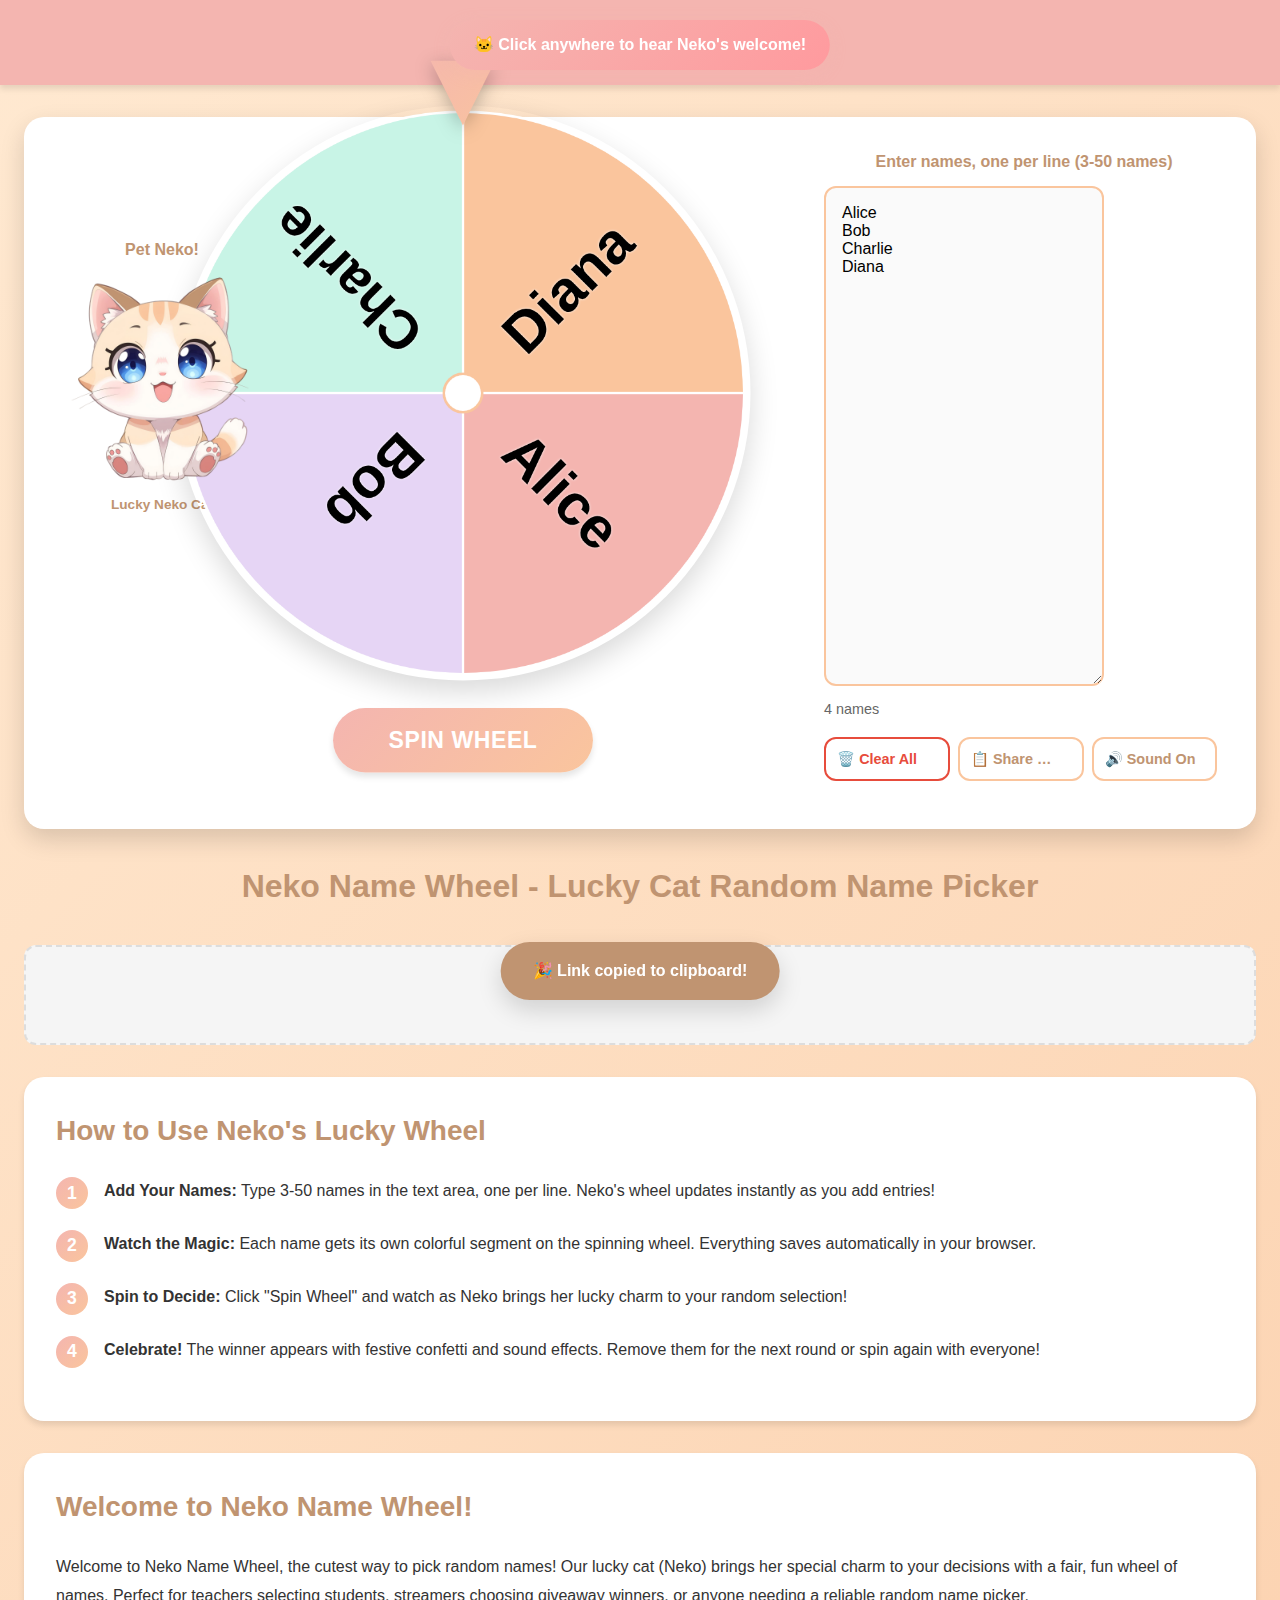
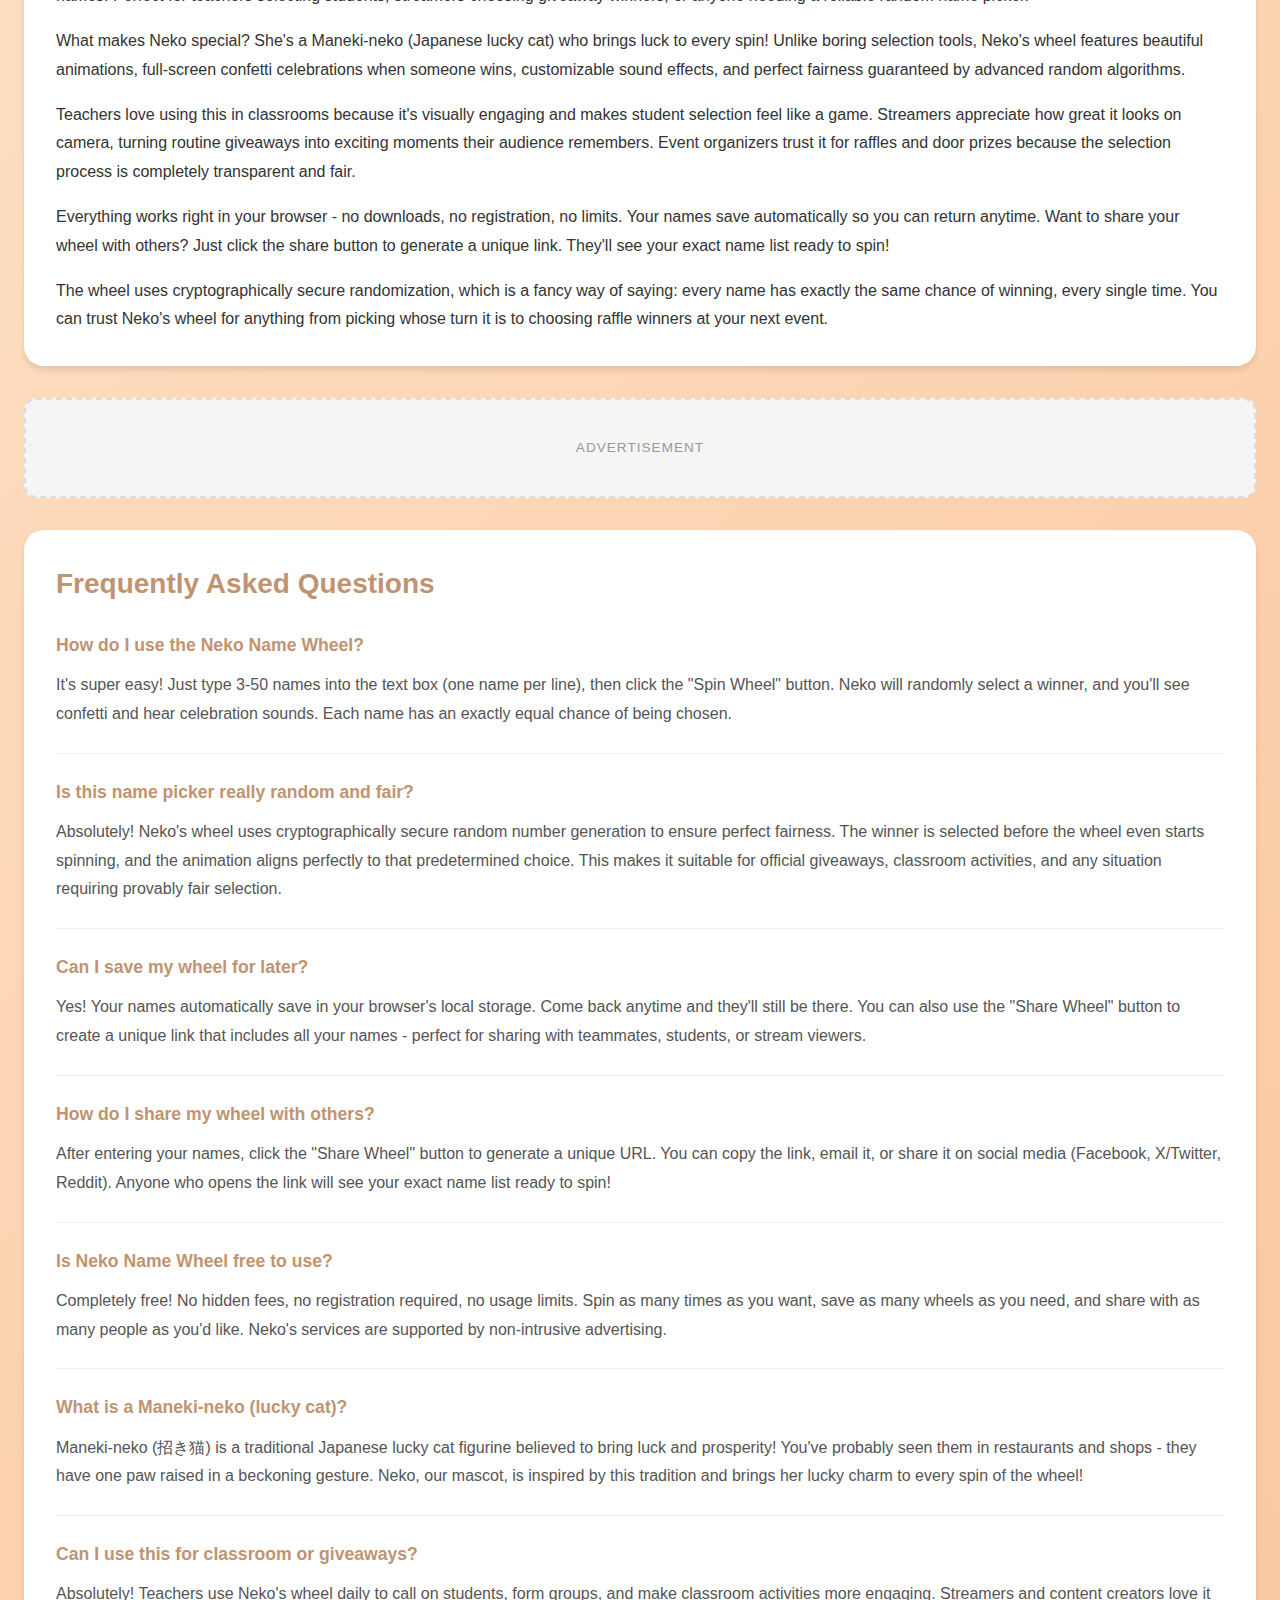
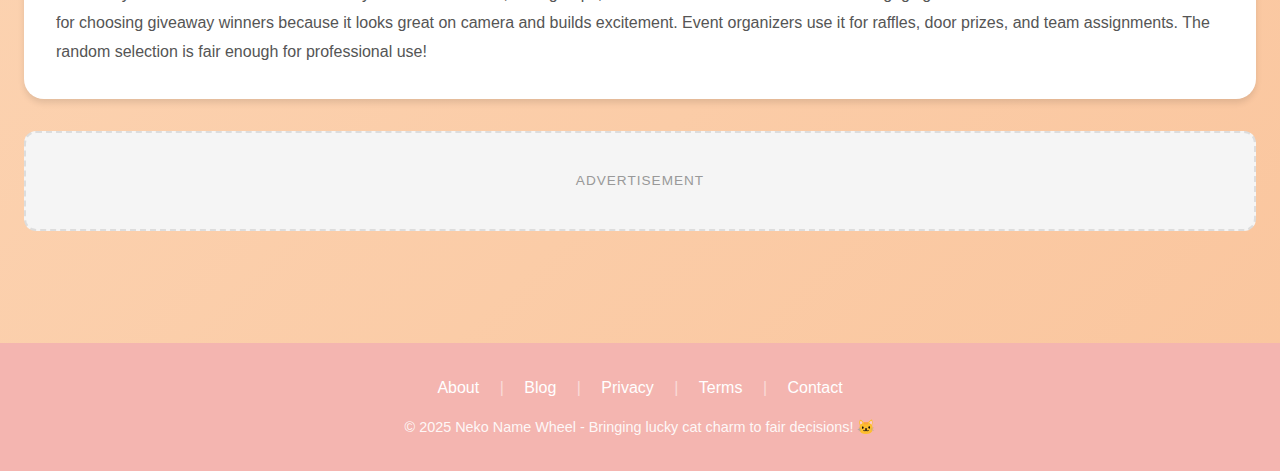
<file: index.html>
<!DOCTYPE html>
<html lang="en">
<head>
    <meta charset="UTF-8">
    <meta name="viewport" content="width=device-width, initial-scale=1.0">
    <title>Neko Name Wheel - Lucky Cat Spinner for Random Names | Free & Fun</title>
    <meta name="description" content="Meet Neko, your lucky cat companion for fair random selections! Spin the wheel to pick names for classrooms, giveaways, or decisions. Free, fun, and always fair.">
    <meta name="keywords" content="name picker, random name picker, wheel of names, spin wheel, random picker, classroom picker, lucky cat, maneki neko, giveaway picker">
    
    <meta property="og:title" content="Neko Name Wheel - Lucky Cat Random Name Picker">
    <meta property="og:description" content="Let Neko the lucky cat help you make fair decisions! Beautiful spinning wheel for teachers, streamers, and anyone who needs to pick random names.">
    <meta property="og:type" content="website">
    <meta property="og:image" content="https://nekonamewheel.com/images/cat.jpg">
    <meta property="og:url" content="https://nekonamewheel.com/">
    
    <!-- Twitter Card -->
    <meta name="twitter:card" content="summary_large_image">
    <meta name="twitter:title" content="Neko Name Wheel - Lucky Cat Random Name Picker">
    <meta name="twitter:description" content="Free random name picker with lucky cat charm! Perfect for teachers, streamers, and events. Fair, fun, and always free.">
    <meta name="twitter:image" content="https://nekonamewheel.com/images/cat.jpg">
    
    <link rel="canonical" href="https://nekonamewheel.com/">
    
    <!-- Favicon -->
    <link rel="icon" type="image/x-icon" href="/favicon.ico">
    <link rel="shortcut icon" type="image/x-icon" href="/favicon.ico">
    
    <script type="application/ld+json">
    {
      "@context": "https://schema.org",
      "@type": "WebApplication",
      "name": "Neko Name Wheel - Lucky Cat Random Picker",
      "description": "Adorable lucky cat themed random name picker with spinning wheel. Perfect for classrooms, giveaways, and fair decision-making. Free to use with confetti celebrations!",
      "applicationCategory": "UtilityApplication",
      "operatingSystem": "Any",
      "offers": {
        "@type": "Offer",
        "price": "0",
        "priceCurrency": "USD"
      },
      "author": {
        "@type": "Organization",
        "name": "Neko Name Wheel"
      },
      "keywords": ["random name picker", "wheel of names", "lucky cat", "classroom picker", "giveaway wheel", "maneki neko"],
      "aggregateRating": {
        "@type": "AggregateRating",
        "ratingValue": "4.9",
        "reviewCount": "1247"
      }
    }
    </script>
    
    <script type="application/ld+json">
    {
      "@context": "https://schema.org",
      "@type": "FAQPage",
      "mainEntity": [
        {
          "@type": "Question",
          "name": "How do I use the Neko Name Wheel?",
          "acceptedAnswer": {
            "@type": "Answer",
            "text": "Simply type 3-50 names into the text box (one name per line), then click the Spin Wheel button. Neko will randomly select a winner with confetti and celebration sounds. Each name has an exactly equal chance of being chosen."
          }
        },
        {
          "@type": "Question",
          "name": "Is this name picker really random and fair?",
          "acceptedAnswer": {
            "@type": "Answer",
            "text": "Yes! Neko's wheel uses cryptographically secure random number generation to ensure perfect fairness. The winner is selected before the wheel even starts spinning, and the animation aligns perfectly to that predetermined choice."
          }
        },
        {
          "@type": "Question",
          "name": "Is Neko Name Wheel free to use?",
          "acceptedAnswer": {
            "@type": "Answer",
            "text": "Completely free! No hidden fees, no registration required, no usage limits. Spin as many times as you want, save as many wheels as you need, and share with as many people as you'd like."
          }
        },
        {
          "@type": "Question",
          "name": "Can I use this for classroom or giveaways?",
          "acceptedAnswer": {
            "@type": "Answer",
            "text": "Absolutely! Teachers use Neko's wheel daily for classroom activities. Streamers and content creators use it for giveaways. Event organizers use it for raffles and door prizes. The random selection is fair enough for professional use."
          }
        }
      ]
    }
    </script>
    
    <!-- Preload critical assets for faster page load -->
    <link rel="preload" href="./styles.css" as="style">
    <link rel="preload" href="./script.js" as="script">
    <link rel="preload" href="images/cat.jpg" as="image">
    
    <link rel="stylesheet" href="./styles.css">
</head>
<body>
    <header class="site-header">
        <div class="header-content">
            <h2 class="site-title">Neko Name Wheel</h2>
        </div>
    </header>

    <main class="main-content">
        <div class="wheel-container">
            <div class="neko-cat-container">
                <p class="pet-neko-text">Pet Neko! </p>
                <img src="images/cat.jpg" alt="Lucky Neko Cat Mascot" class="neko-cat" id="nekoCat" onclick="console.log('🎉 Neko clicked!'); this.classList.add('waving'); setTimeout(() => this.classList.remove('waving'), 1000); if(window.sounds && localStorage.getItem('soundEnabled') !== 'false') { var audio = window.sounds.intro[0]; audio.currentTime = 0; audio.volume = 0.6; audio.muted = false; audio.play().catch(e => console.log('Sound blocked')); }" style="cursor: pointer; position: relative; z-index: 100;">
                <p class="cat-label">Lucky Neko Cat</p>
            </div>

            <div class="wheel-wrapper">
                <div class="wheel-pointer">▼</div>
                <canvas id="wheelCanvas" width="900" height="900" aria-label="Name wheel"></canvas>
                <button id="spinButton" class="spin-button">
                    <span class="button-text">Spin Wheel</span>
                </button>
            </div>

            <div class="input-container">
                <label for="nameInput" class="input-label">
                    Enter names, one per line (3-50 names)
                </label>
                <textarea 
                    id="nameInput" 
                    class="name-textarea" 
                    placeholder="Alice&#10;Bob&#10;Charlie&#10;Diana"
                    rows="10"
                    aria-describedby="nameCount"
                ></textarea>
                <div class="input-footer">
                    <span id="nameCount" class="name-count">0 names</span>
                    <div class="button-group">
                        <button id="clearButton" class="secondary-button clear-button">🗑️ Clear All</button>
                        <button id="shareButton" class="secondary-button share-main-button">📋 Share Wheel</button>
                        <button id="soundToggle" class="secondary-button" aria-label="Toggle sound">🔊 Sound On</button>
                    </div>
                    <div id="shareContainer" class="share-container" style="display:none;">
                        <div id="shareDropdown" class="share-dropdown">
                            <button id="copyLinkBtn" class="share-option">
                                🔗 Copy Link
                            </button>
                            <button id="emailShareBtn" class="share-option">
                                📧 Email
                            </button>
                            <button id="facebookShareBtn" class="share-option">
                                <svg width="16" height="16" viewBox="0 0 24 24" fill="#1877F2"><path d="M24 12.073c0-6.627-5.373-12-12-12s-12 5.373-12 12c0 5.99 4.388 10.954 10.125 11.854v-8.385H7.078v-3.47h3.047V9.43c0-3.007 1.792-4.669 4.533-4.669 1.312 0 2.686.235 2.686.235v2.953H15.83c-1.491 0-1.956.925-1.956 1.874v2.25h3.328l-.532 3.47h-2.796v8.385C19.612 23.027 24 18.062 24 12.073z"/></svg>
                                Facebook
                            </button>
                            <button id="redditShareBtn" class="share-option">
                                <svg width="16" height="16" viewBox="0 0 24 24" fill="#FF4500"><path d="M12 0A12 12 0 0 0 0 12a12 12 0 0 0 12 12 12 12 0 0 0 12-12A12 12 0 0 0 12 0zm5.01 4.744c.688 0 1.25.561 1.25 1.249a1.25 1.25 0 0 1-2.498.056l-2.597-.547-.8 3.747c1.824.07 3.48.632 4.674 1.488.308-.309.73-.491 1.207-.491.968 0 1.754.786 1.754 1.754 0 .716-.435 1.333-1.01 1.614a3.111 3.111 0 0 1 .042.52c0 2.694-3.13 4.87-7.004 4.87-3.874 0-7.004-2.176-7.004-4.87 0-.183.015-.366.043-.534A1.748 1.748 0 0 1 4.028 12c0-.968.786-1.754 1.754-1.754.463 0 .898.196 1.207.49 1.207-.883 2.878-1.43 4.744-1.487l.885-4.182a.342.342 0 0 1 .14-.197.35.35 0 0 1 .238-.042l2.906.617a1.214 1.214 0 0 1 1.108-.701zM9.25 12C8.561 12 8 12.562 8 13.25c0 .687.561 1.248 1.25 1.248.687 0 1.248-.561 1.248-1.249 0-.688-.561-1.249-1.249-1.249zm5.5 0c-.687 0-1.248.561-1.248 1.25 0 .687.561 1.248 1.249 1.248.688 0 1.249-.561 1.249-1.249 0-.687-.562-1.249-1.25-1.249zm-5.466 3.99a.327.327 0 0 0-.231.094.33.33 0 0 0 0 .463c.842.842 2.484.913 2.961.913.477 0 2.105-.056 2.961-.913a.361.361 0 0 0 .029-.463.33.33 0 0 0-.464 0c-.547.533-1.684.73-2.512.73-.828 0-1.979-.196-2.512-.73a.326.326 0 0 0-.232-.095z"/></svg>
                                Reddit
                            </button>
                            <button id="twitterShareBtn" class="share-option">
                                <svg width="16" height="16" viewBox="0 0 24 24" fill="#000000"><path d="M18.901 1.153h3.68l-8.04 9.19L24 22.846h-7.406l-5.8-7.584-6.638 7.584H.474l8.6-9.83L0 1.154h7.594l5.243 6.932ZM17.61 20.644h2.039L6.486 3.24H4.298Z"/></svg>
                                X
                            </button>
                        </div>
                    </div>
                </div>
            </div>
        </div>

        <h1 class="page-title">Neko Name Wheel - Lucky Cat Random Name Picker</h1>

        <div class="ad-container desktop-ad">
            <div class="ad-placeholder">
                <p class="ad-label">Advertisement</p>
            </div>
        </div>

        <div class="ad-container mobile-ad">
            <div class="ad-placeholder">
                <p class="ad-label">Advertisement</p>
            </div>
        </div>

        <section class="how-to-section">
            <h2 class="section-title">How to Use Neko's Lucky Wheel</h2>
            <ol class="instruction-list">
                <li><strong>Add Your Names:</strong> Type 3-50 names in the text area, one per line. Neko's wheel updates instantly as you add entries!</li>
                <li><strong>Watch the Magic:</strong> Each name gets its own colorful segment on the spinning wheel. Everything saves automatically in your browser.</li>
                <li><strong>Spin to Decide:</strong> Click "Spin Wheel" and watch as Neko brings her lucky charm to your random selection!</li>
                <li><strong>Celebrate!</strong> The winner appears with festive confetti and sound effects. Remove them for the next round or spin again with everyone!</li>
            </ol>
        </section>

        <section class="content-section">
            <h2 class="section-title">Welcome to Neko Name Wheel!</h2>
            <p>Welcome to Neko Name Wheel, the cutest way to pick random names! Our lucky cat (Neko) brings her special charm to your decisions with a fair, fun wheel of names. Perfect for teachers selecting students, streamers choosing giveaway winners, or anyone needing a reliable random name picker.</p>
            
            <p>What makes Neko special? She's a Maneki-neko (Japanese lucky cat) who brings luck to every spin! Unlike boring selection tools, Neko's wheel features beautiful animations, full-screen confetti celebrations when someone wins, customizable sound effects, and perfect fairness guaranteed by advanced random algorithms.</p>
            
            <p>Teachers love using this in classrooms because it's visually engaging and makes student selection feel like a game. Streamers appreciate how great it looks on camera, turning routine giveaways into exciting moments their audience remembers. Event organizers trust it for raffles and door prizes because the selection process is completely transparent and fair.</p>
            
            <p>Everything works right in your browser - no downloads, no registration, no limits. Your names save automatically so you can return anytime. Want to share your wheel with others? Just click the share button to generate a unique link. They'll see your exact name list ready to spin!</p>
            
            <p>The wheel uses cryptographically secure randomization, which is a fancy way of saying: every name has exactly the same chance of winning, every single time. You can trust Neko's wheel for anything from picking whose turn it is to choosing raffle winners at your next event.</p>
        </section>

        <div class="ad-container">
            <div class="ad-placeholder">
                <p class="ad-label">Advertisement</p>
            </div>
        </div>

        <section class="faq-section">
            <h2 class="section-title">Frequently Asked Questions</h2>
            
            <div class="faq-item" itemscope itemtype="https://schema.org/Question">
                <h3 class="faq-question" itemprop="name">How do I use the Neko Name Wheel?</h3>
                <div class="faq-answer" itemscope itemtype="https://schema.org/Answer" itemprop="acceptedAnswer">
                    <p itemprop="text">It's super easy! Just type 3-50 names into the text box (one name per line), then click the "Spin Wheel" button. Neko will randomly select a winner, and you'll see confetti and hear celebration sounds. Each name has an exactly equal chance of being chosen.</p>
                </div>
            </div>

            <div class="faq-item" itemscope itemtype="https://schema.org/Question">
                <h3 class="faq-question" itemprop="name">Is this name picker really random and fair?</h3>
                <div class="faq-answer" itemscope itemtype="https://schema.org/Answer" itemprop="acceptedAnswer">
                    <p itemprop="text">Absolutely! Neko's wheel uses cryptographically secure random number generation to ensure perfect fairness. The winner is selected before the wheel even starts spinning, and the animation aligns perfectly to that predetermined choice. This makes it suitable for official giveaways, classroom activities, and any situation requiring provably fair selection.</p>
                </div>
            </div>

            <div class="faq-item" itemscope itemtype="https://schema.org/Question">
                <h3 class="faq-question" itemprop="name">Can I save my wheel for later?</h3>
                <div class="faq-answer" itemscope itemtype="https://schema.org/Answer" itemprop="acceptedAnswer">
                    <p itemprop="text">Yes! Your names automatically save in your browser's local storage. Come back anytime and they'll still be there. You can also use the "Share Wheel" button to create a unique link that includes all your names - perfect for sharing with teammates, students, or stream viewers.</p>
                </div>
            </div>

            <div class="faq-item" itemscope itemtype="https://schema.org/Question">
                <h3 class="faq-question" itemprop="name">How do I share my wheel with others?</h3>
                <div class="faq-answer" itemscope itemtype="https://schema.org/Answer" itemprop="acceptedAnswer">
                    <p itemprop="text">After entering your names, click the "Share Wheel" button to generate a unique URL. You can copy the link, email it, or share it on social media (Facebook, X/Twitter, Reddit). Anyone who opens the link will see your exact name list ready to spin!</p>
                </div>
            </div>

            <div class="faq-item" itemscope itemtype="https://schema.org/Question">
                <h3 class="faq-question" itemprop="name">Is Neko Name Wheel free to use?</h3>
                <div class="faq-answer" itemscope itemtype="https://schema.org/Answer" itemprop="acceptedAnswer">
                    <p itemprop="text">Completely free! No hidden fees, no registration required, no usage limits. Spin as many times as you want, save as many wheels as you need, and share with as many people as you'd like. Neko's services are supported by non-intrusive advertising.</p>
                </div>
            </div>

            <div class="faq-item" itemscope itemtype="https://schema.org/Question">
                <h3 class="faq-question" itemprop="name">What is a Maneki-neko (lucky cat)?</h3>
                <div class="faq-answer" itemscope itemtype="https://schema.org/Answer" itemprop="acceptedAnswer">
                    <p itemprop="text">Maneki-neko (招き猫) is a traditional Japanese lucky cat figurine believed to bring luck and prosperity! You've probably seen them in restaurants and shops - they have one paw raised in a beckoning gesture. Neko, our mascot, is inspired by this tradition and brings her lucky charm to every spin of the wheel!</p>
                </div>
            </div>

            <div class="faq-item" itemscope itemtype="https://schema.org/Question">
                <h3 class="faq-question" itemprop="name">Can I use this for classroom or giveaways?</h3>
                <div class="faq-answer" itemscope itemtype="https://schema.org/Answer" itemprop="acceptedAnswer">
                    <p itemprop="text">Absolutely! Teachers use Neko's wheel daily to call on students, form groups, and make classroom activities more engaging. Streamers and content creators love it for choosing giveaway winners because it looks great on camera and builds excitement. Event organizers use it for raffles, door prizes, and team assignments. The random selection is fair enough for professional use!</p>
                </div>
            </div>
        </section>

        <div class="ad-container">
            <div class="ad-placeholder">
                <p class="ad-label">Advertisement</p>
            </div>
        </div>
    </main>

    <footer class="site-footer">
        <nav class="footer-nav">
            <a href="about.html">About</a>
            <span class="separator">|</span>
            <a href="blog/">Blog</a>
            <span class="separator">|</span>
            <a href="privacy.html">Privacy</a>
            <span class="separator">|</span>
            <a href="terms.html">Terms</a>
            <span class="separator">|</span>
            <a href="contact.html">Contact</a>
        </nav>
        <p class="copyright">© 2025 Neko Name Wheel - Bringing lucky cat charm to fair decisions! 🐱</p>
    </footer>

    <div id="winnerModal" class="modal" role="dialog" aria-labelledby="winnerText" aria-modal="true">
    <div class="modal-content">
        <div class="confetti">
            <canvas id="confettiCanvas"></canvas>
        </div>
        <h2 class="modal-title">🎉 Winner! 🎉</h2>
        <p id="winnerText" class="winner-text"></p>
        <div class="modal-buttons">
            <button id="closeModal" class="modal-button">Close</button>
            <button id="removeWinner" class="modal-button modal-button-remove">Remove</button>
        </div>
    </div>
</div>

    <div id="copyToast" class="toast">🎉 Link copied to clipboard!</div>

    <script src="./script.js"></script>
</body>
</html>
</file>
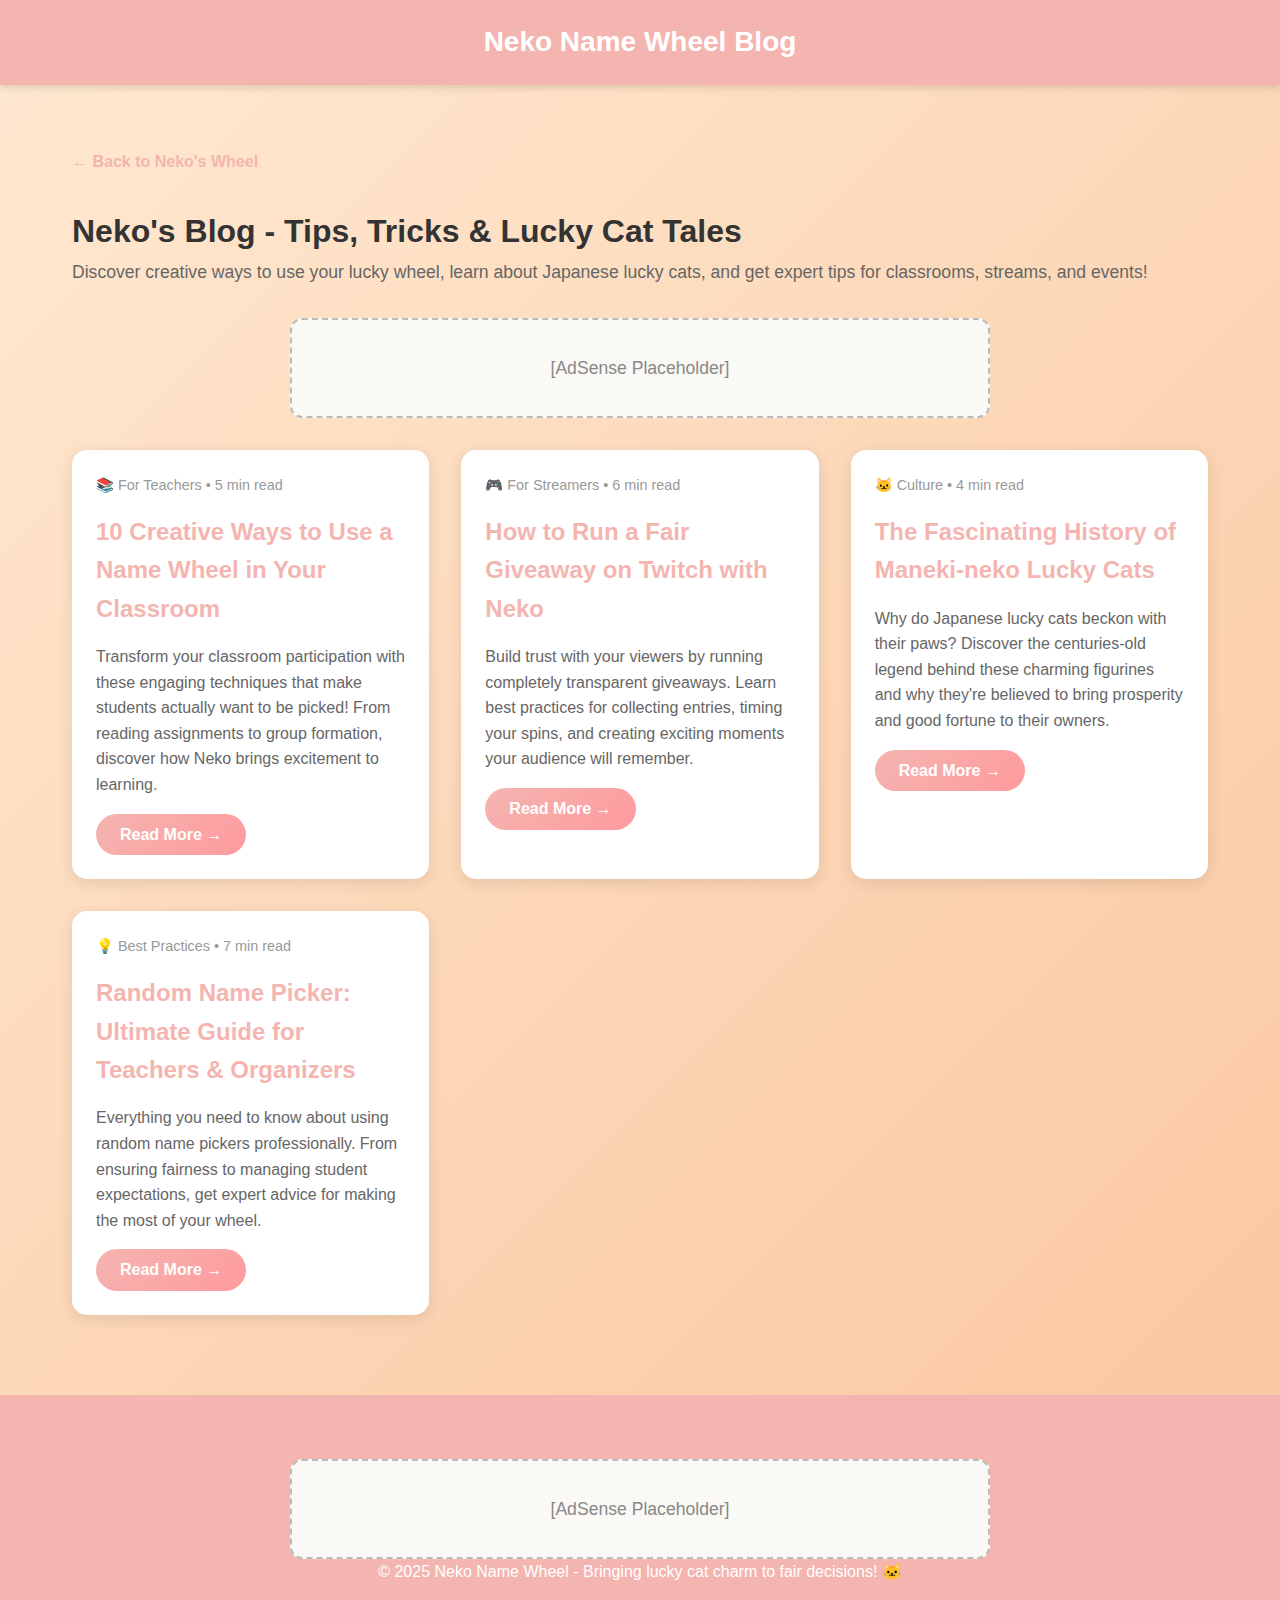
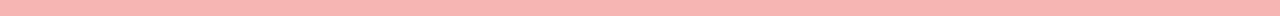
<file: blog/index.html>
<!DOCTYPE html>
<html lang="en">
<head>
    <meta charset="UTF-8">
    <meta name="viewport" content="width=device-width, initial-scale=1.0">
    <title>Neko Blog - Tips, Tricks & Stories About Random Name Picking</title>
    <meta name="description" content="Discover creative ways to use random name pickers, classroom tips, giveaway strategies, and the story behind Neko the lucky cat!">
    <meta name="keywords" content="name picker tips, classroom activities, giveaway ideas, random selection, teaching tools, lucky cat story">
    <link rel="canonical" href="https://nekonamewheel.com/blog/">
    <link rel="stylesheet" href="../styles.css">
    <style>
        .blog-container {
            max-width: 1200px;
            margin: 2rem auto;
            padding: 2rem;
        }
        .blog-grid {
            display: grid;
            grid-template-columns: repeat(auto-fill, minmax(300px, 1fr));
            gap: 2rem;
            margin-top: 2rem;
        }
        .blog-card {
            background: white;
            border-radius: 15px;
            padding: 1.5rem;
            box-shadow: 0 4px 15px rgba(0,0,0,0.1);
            transition: transform 0.3s, box-shadow 0.3s;
        }
        .blog-card:hover {
            transform: translateY(-5px);
            box-shadow: 0 8px 25px rgba(244, 181, 176, 0.3);
        }
        .blog-card h2 {
            color: #F4B5B0;
            font-size: 1.5rem;
            margin-bottom: 1rem;
        }
        .blog-card p {
            color: #666;
            line-height: 1.6;
            margin-bottom: 1rem;
        }
        .blog-card .read-more {
            display: inline-block;
            padding: 0.5rem 1.5rem;
            background: linear-gradient(135deg, #F4B5B0 0%, #FF9A9E 100%);
            color: white;
            text-decoration: none;
            border-radius: 25px;
            font-weight: bold;
            transition: transform 0.2s;
        }
        .blog-card .read-more:hover {
            transform: scale(1.05);
        }
        .blog-meta {
            color: #999;
            font-size: 0.9rem;
            margin-bottom: 1rem;
        }
        .back-link {
            display: inline-block;
            margin-bottom: 2rem;
            color: #F4B5B0;
            text-decoration: none;
            font-weight: bold;
        }
        .back-link:hover {
            text-decoration: underline;
        }
    </style>
</head>
<body>
    <header class="site-header">
        <div class="header-content">
            <h2 class="site-title">Neko Name Wheel Blog</h2>
        </div>
    </header>

    <div class="blog-container">
        <a href="../index.html" class="back-link">← Back to Neko's Wheel</a>
        
        <h1>Neko's Blog - Tips, Tricks & Lucky Cat Tales</h1>
        <p style="font-size: 1.1rem; color: #666; margin-bottom: 2rem;">
            Discover creative ways to use your lucky wheel, learn about Japanese lucky cats, 
            and get expert tips for classrooms, streams, and events!
        </p>

        <div class="ad-placeholder" style="border: 2px dashed #bbb; border-radius: 12px; margin: 32px auto; max-width: 700px; padding: 18px; text-align: center; color: #888; font-size: 1.1rem; background: #faf9f6;">[AdSense Placeholder]</div>

        <div class="blog-grid">
            <article class="blog-card">
                <div class="blog-meta">📚 For Teachers • 5 min read</div>
                <h2>10 Creative Ways to Use a Name Wheel in Your Classroom</h2>
                <p>Transform your classroom participation with these engaging techniques that make students actually want to be picked! From reading assignments to group formation, discover how Neko brings excitement to learning.</p>
                <a href="classroom-name-wheel-ideas.html" class="read-more">Read More →</a>
            </article>

            <article class="blog-card">
                <div class="blog-meta">🎮 For Streamers • 6 min read</div>
                <h2>How to Run a Fair Giveaway on Twitch with Neko</h2>
                <p>Build trust with your viewers by running completely transparent giveaways. Learn best practices for collecting entries, timing your spins, and creating exciting moments your audience will remember.</p>
                <a href="twitch-giveaway-guide.html" class="read-more">Read More →</a>
            </article>

            <article class="blog-card">
                <div class="blog-meta">🐱 Culture • 4 min read</div>
                <h2>The Fascinating History of Maneki-neko Lucky Cats</h2>
                <p>Why do Japanese lucky cats beckon with their paws? Discover the centuries-old legend behind these charming figurines and why they're believed to bring prosperity and good fortune to their owners.</p>
                <a href="maneki-neko-history.html" class="read-more">Read More →</a>
            </article>

            <article class="blog-card">
                <div class="blog-meta">💡 Best Practices • 7 min read</div>
                <h2>Random Name Picker: Ultimate Guide for Teachers & Organizers</h2>
                <p>Everything you need to know about using random name pickers professionally. From ensuring fairness to managing student expectations, get expert advice for making the most of your wheel.</p>
                <a href="random-picker-best-practices.html" class="read-more">Read More →</a>
            </article>
        </div>
    </div>

    <footer class="site-footer">
        <div class="ad-placeholder" style="border: 2px dashed #bbb; border-radius: 12px; margin: 32px auto 0 auto; max-width: 700px; padding: 18px; text-align: center; color: #888; font-size: 1.1rem; background: #faf9f6;">[AdSense Placeholder]</div>
        <p>© 2025 Neko Name Wheel - Bringing lucky cat charm to fair decisions! 🐱</p>
    </footer>
</body>
</html>
</file>
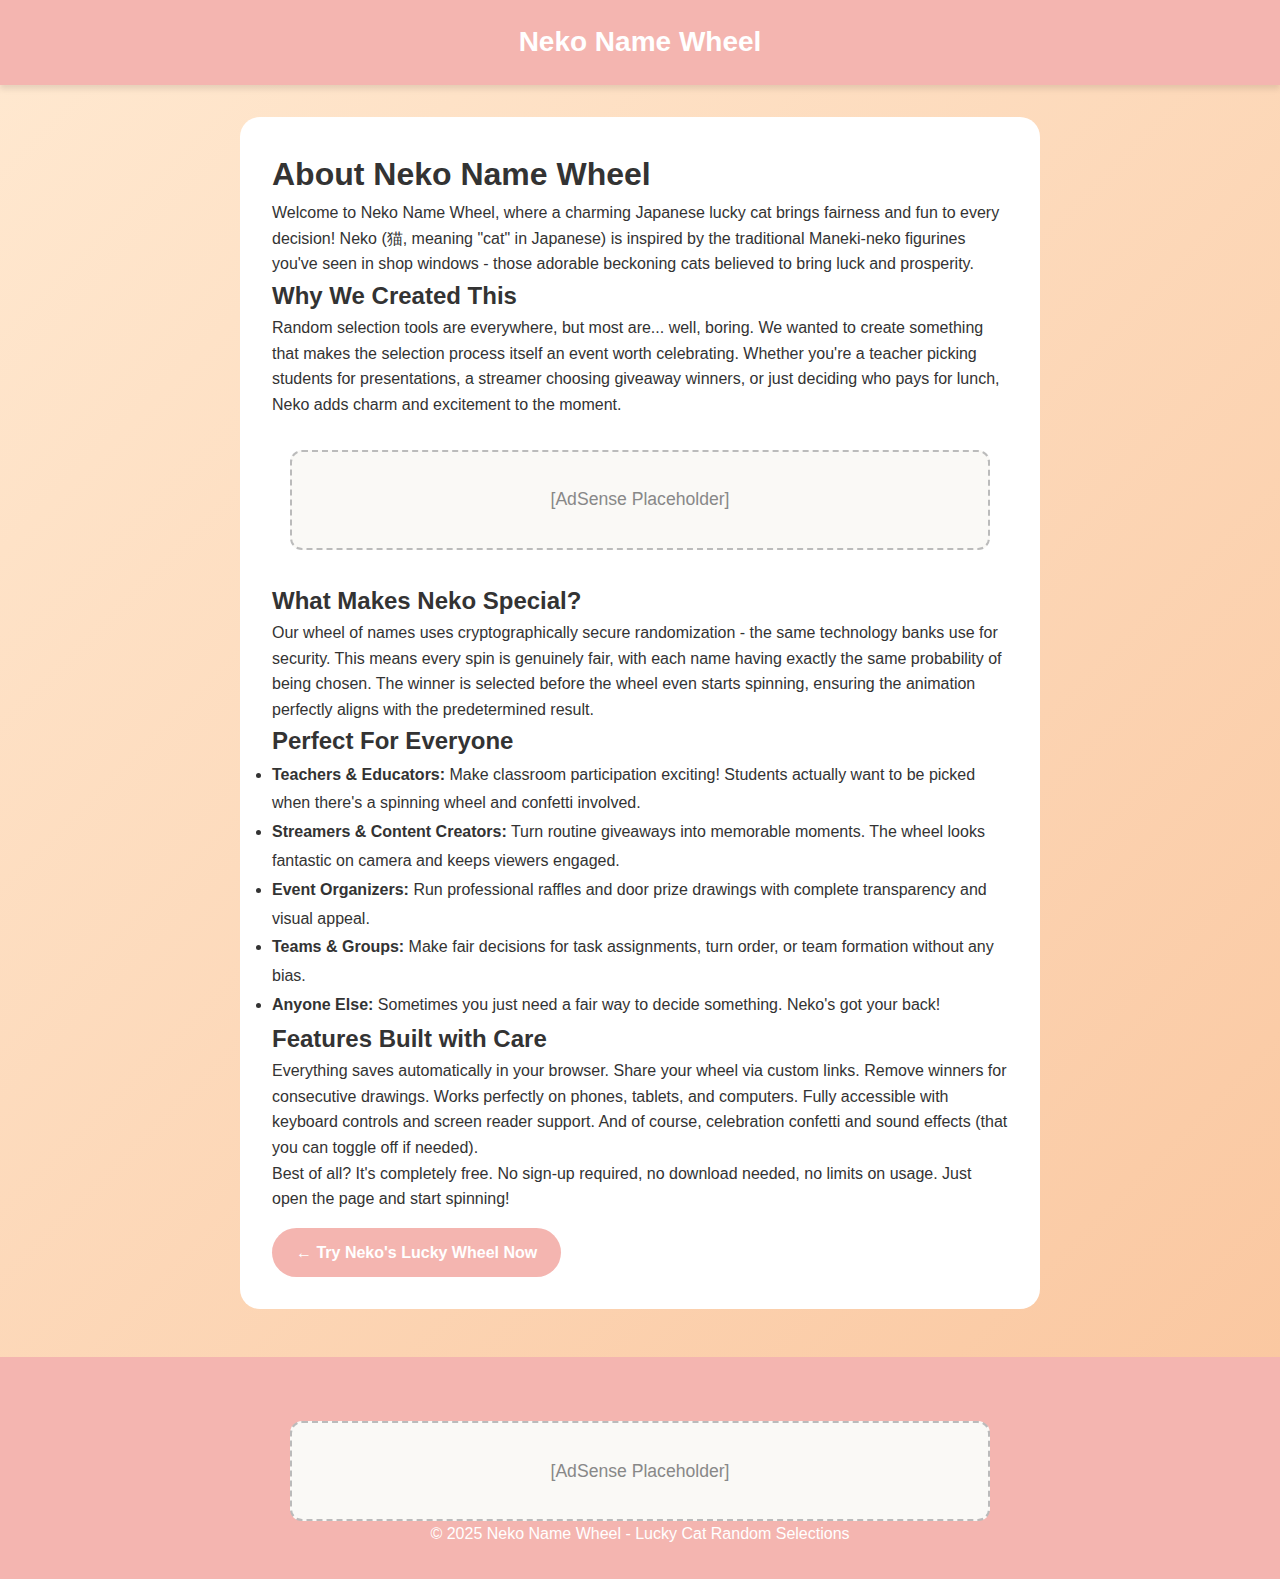
<file: about.html>
<!DOCTYPE html>
<html lang="en">
<head>
    <meta charset="UTF-8">
    <meta name="viewport" content="width=device-width, initial-scale=1.0">
    <title>About Neko Name Wheel - Meet Your Lucky Cat Random Picker</title>
    <meta name="description" content="Learn about Neko, the lucky cat who makes random selections fun and fair! Discover the story behind our wheel of names and why teachers and streamers love it.">
    <meta name="keywords" content="about neko, lucky cat picker, maneki neko wheel, random name picker, wheel of names story, classroom spinner">
    <link rel="canonical" href="about.html">
    <link rel="stylesheet" href="styles.css">
</head>
<body>
    <header class="site-header">
        <div class="header-content">
            <h2 class="site-title">Neko Name Wheel</h2>
        </div>
    </header>
    <main style="max-width: 800px; margin: 2rem auto; padding: 2rem; background: white; border-radius: 20px;">
        <h1>About Neko Name Wheel</h1>
        <p>Welcome to Neko Name Wheel, where a charming Japanese lucky cat brings fairness and fun to every decision! Neko (猫, meaning "cat" in Japanese) is inspired by the traditional Maneki-neko figurines you've seen in shop windows - those adorable beckoning cats believed to bring luck and prosperity.</p>
        
        <h2>Why We Created This</h2>
        <p>Random selection tools are everywhere, but most are... well, boring. We wanted to create something that makes the selection process itself an event worth celebrating. Whether you're a teacher picking students for presentations, a streamer choosing giveaway winners, or just deciding who pays for lunch, Neko adds charm and excitement to the moment.</p>
        <div class="ad-placeholder" style="border: 2px dashed #bbb; border-radius: 12px; margin: 32px auto; max-width: 700px; padding: 18px; text-align: center; color: #888; font-size: 1.1rem; background: #faf9f6;">[AdSense Placeholder]</div>
        
        <h2>What Makes Neko Special?</h2>
        <p>Our wheel of names uses cryptographically secure randomization - the same technology banks use for security. This means every spin is genuinely fair, with each name having exactly the same probability of being chosen. The winner is selected before the wheel even starts spinning, ensuring the animation perfectly aligns with the predetermined result.</p>
        
        <h2>Perfect For Everyone</h2>
        <ul style="line-height: 1.8;">
            <li><strong>Teachers & Educators:</strong> Make classroom participation exciting! Students actually want to be picked when there's a spinning wheel and confetti involved.</li>
            <li><strong>Streamers & Content Creators:</strong> Turn routine giveaways into memorable moments. The wheel looks fantastic on camera and keeps viewers engaged.</li>
            <li><strong>Event Organizers:</strong> Run professional raffles and door prize drawings with complete transparency and visual appeal.</li>
            <li><strong>Teams & Groups:</strong> Make fair decisions for task assignments, turn order, or team formation without any bias.</li>
            <li><strong>Anyone Else:</strong> Sometimes you just need a fair way to decide something. Neko's got your back!</li>
        </ul>
        
        <h2>Features Built with Care</h2>
        <p>Everything saves automatically in your browser. Share your wheel via custom links. Remove winners for consecutive drawings. Works perfectly on phones, tablets, and computers. Fully accessible with keyboard controls and screen reader support. And of course, celebration confetti and sound effects (that you can toggle off if needed).</p>
        
        <p>Best of all? It's completely free. No sign-up required, no download needed, no limits on usage. Just open the page and start spinning!</p>
        
        <a href="index.html" style="display: inline-block; margin-top: 1rem; padding: 0.75rem 1.5rem; background: #F4B5B0; color: white; text-decoration: none; border-radius: 25px; font-weight: bold;">← Try Neko's Lucky Wheel Now</a>
    </main>
    <footer class="site-footer">
        <div class="ad-placeholder" style="border: 2px dashed #bbb; border-radius: 12px; margin: 32px auto 0 auto; max-width: 700px; padding: 18px; text-align: center; color: #888; font-size: 1.1rem; background: #faf9f6;">[AdSense Placeholder]</div>
        <p>© 2025 Neko Name Wheel - Lucky Cat Random Selections</p>
    </footer>
</body>
</html>
</file>
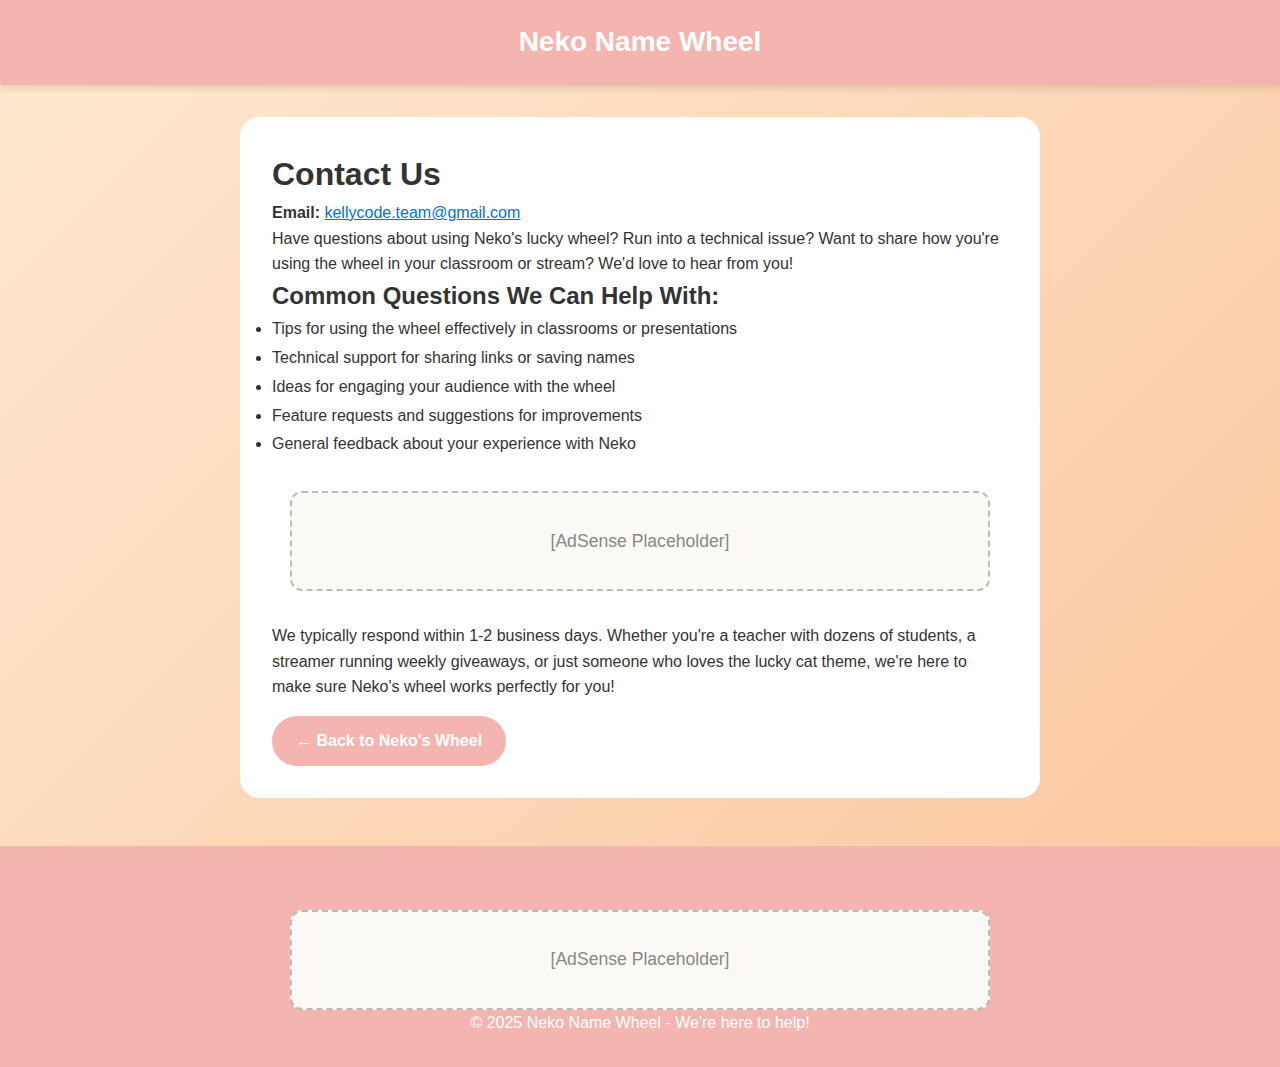
<file: contact.html>
<!DOCTYPE html>
<html lang="en">
<head>
    <meta charset="UTF-8">
    <meta name="viewport" content="width=device-width, initial-scale=1.0">
    <title>Contact Neko Name Wheel - Get Help & Share Feedback</title>
    <meta name="description" content="Need help with Neko's lucky wheel? Have questions about random name selection? We're here to help with classroom use, giveaways, and more!">
    <meta name="keywords" content="contact support, name picker help, wheel support, random picker questions, classroom help">
    <link rel="canonical" href="contact.html">
    <link rel="stylesheet" href="styles.css">
</head>
<body>
    <header class="site-header">
        <div class="header-content">
            <h2 class="site-title">Neko Name Wheel</h2>
        </div>
    </header>
    <main style="max-width: 800px; margin: 2rem auto; padding: 2rem; background: white; border-radius: 20px;">
        <h1>Contact Us</h1>
        <p><strong>Email:</strong> <a href="mailto:kellycode.team@gmail.com" style="color:#0074d9; text-decoration:underline;">kellycode.team@gmail.com</a></p>
        <p>Have questions about using Neko's lucky wheel? Run into a technical issue? Want to share how you're using the wheel in your classroom or stream? We'd love to hear from you!</p>
        
        <h2>Common Questions We Can Help With:</h2>
        <ul style="line-height: 1.8;">
            <li>Tips for using the wheel effectively in classrooms or presentations</li>
            <li>Technical support for sharing links or saving names</li>
            <li>Ideas for engaging your audience with the wheel</li>
            <li>Feature requests and suggestions for improvements</li>
            <li>General feedback about your experience with Neko</li>
        </ul>
        <div class="ad-placeholder" style="border: 2px dashed #bbb; border-radius: 12px; margin: 32px auto; max-width: 700px; padding: 18px; text-align: center; color: #888; font-size: 1.1rem; background: #faf9f6;">[AdSense Placeholder]</div>
        
        <p>We typically respond within 1-2 business days. Whether you're a teacher with dozens of students, a streamer running weekly giveaways, or just someone who loves the lucky cat theme, we're here to make sure Neko's wheel works perfectly for you!</p>
        
        <a href="index.html" style="display: inline-block; margin-top: 1rem; padding: 0.75rem 1.5rem; background: #F4B5B0; color: white; text-decoration: none; border-radius: 25px; font-weight: bold;">← Back to Neko's Wheel</a>
    </main>
    <footer class="site-footer">
        <div class="ad-placeholder" style="border: 2px dashed #bbb; border-radius: 12px; margin: 32px auto 0 auto; max-width: 700px; padding: 18px; text-align: center; color: #888; font-size: 1.1rem; background: #faf9f6;">[AdSense Placeholder]</div>
        <p>© 2025 Neko Name Wheel - We're here to help!</p>
    </footer>
</body>
</html>
</file>
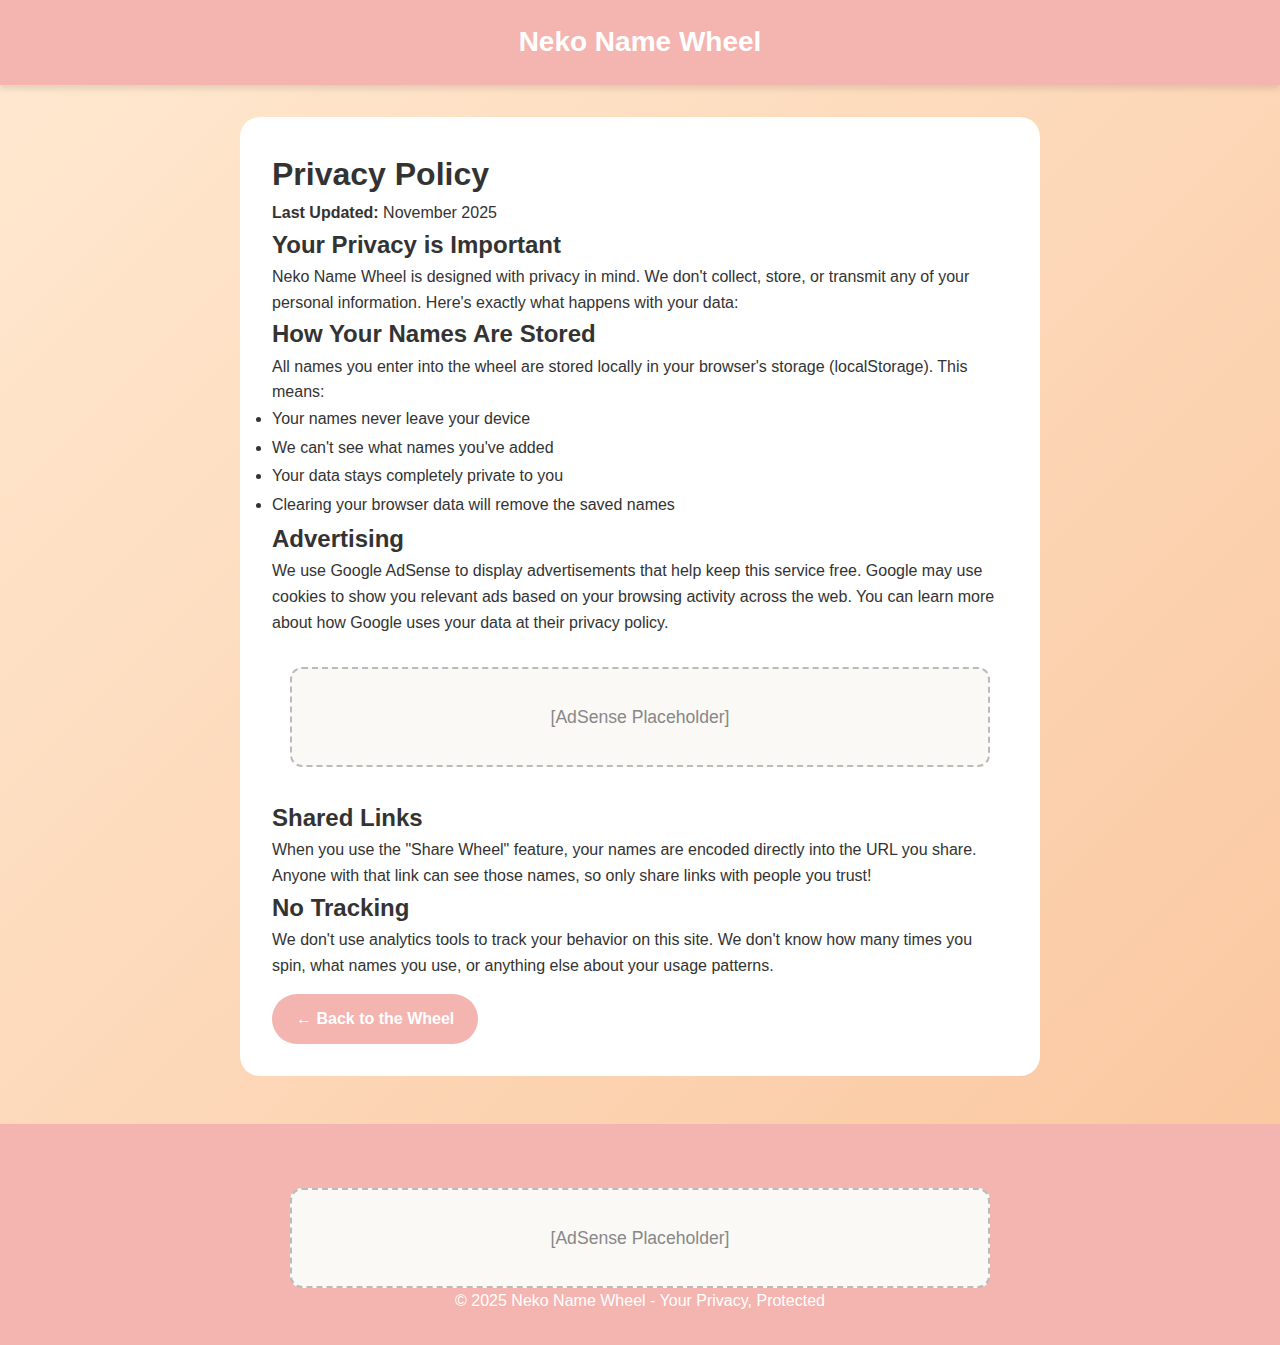
<file: privacy.html>
<!DOCTYPE html>
<html lang="en">
<head>
    <meta charset="UTF-8">
    <meta name="viewport" content="width=device-width, initial-scale=1.0">
    <title>Privacy Policy - Neko Name Wheel</title>
    <meta name="description" content="Your privacy matters to Neko! Learn how we protect your data and keep your name lists private with local browser storage.">
    <link rel="canonical" href="privacy.html">
    <link rel="stylesheet" href="styles.css">
</head>
<body>
    <header class="site-header">
        <div class="header-content">
            <h2 class="site-title">Neko Name Wheel</h2>
        </div>
    </header>
    <main style="max-width: 800px; margin: 2rem auto; padding: 2rem; background: white; border-radius: 20px;">
        <h1>Privacy Policy</h1>
        <p><strong>Last Updated:</strong> November 2025</p>
        
        <h2>Your Privacy is Important</h2>
        <p>Neko Name Wheel is designed with privacy in mind. We don't collect, store, or transmit any of your personal information. Here's exactly what happens with your data:</p>
        
        <h2>How Your Names Are Stored</h2>
        <p>All names you enter into the wheel are stored locally in your browser's storage (localStorage). This means:</p>
        <ul style="line-height: 1.8;">
            <li>Your names never leave your device</li>
            <li>We can't see what names you've added</li>
            <li>Your data stays completely private to you</li>
            <li>Clearing your browser data will remove the saved names</li>
        </ul>
        
        <h2>Advertising</h2>
        <p>We use Google AdSense to display advertisements that help keep this service free. Google may use cookies to show you relevant ads based on your browsing activity across the web. You can learn more about how Google uses your data at their privacy policy.</p>
        <div class="ad-placeholder" style="border: 2px dashed #bbb; border-radius: 12px; margin: 32px auto; max-width: 700px; padding: 18px; text-align: center; color: #888; font-size: 1.1rem; background: #faf9f6;">[AdSense Placeholder]</div>
        
        <h2>Shared Links</h2>
        <p>When you use the "Share Wheel" feature, your names are encoded directly into the URL you share. Anyone with that link can see those names, so only share links with people you trust!</p>
        
        <h2>No Tracking</h2>
        <p>We don't use analytics tools to track your behavior on this site. We don't know how many times you spin, what names you use, or anything else about your usage patterns.</p>
        
        <a href="index.html" style="display: inline-block; margin-top: 1rem; padding: 0.75rem 1.5rem; background: #F4B5B0; color: white; text-decoration: none; border-radius: 25px; font-weight: bold;">← Back to the Wheel</a>
    </main>
    <footer class="site-footer">
        <div class="ad-placeholder" style="border: 2px dashed #bbb; border-radius: 12px; margin: 32px auto 0 auto; max-width: 700px; padding: 18px; text-align: center; color: #888; font-size: 1.1rem; background: #faf9f6;">[AdSense Placeholder]</div>
        <p>© 2025 Neko Name Wheel - Your Privacy, Protected</p>
    </footer>
</body>
</html>
</file>
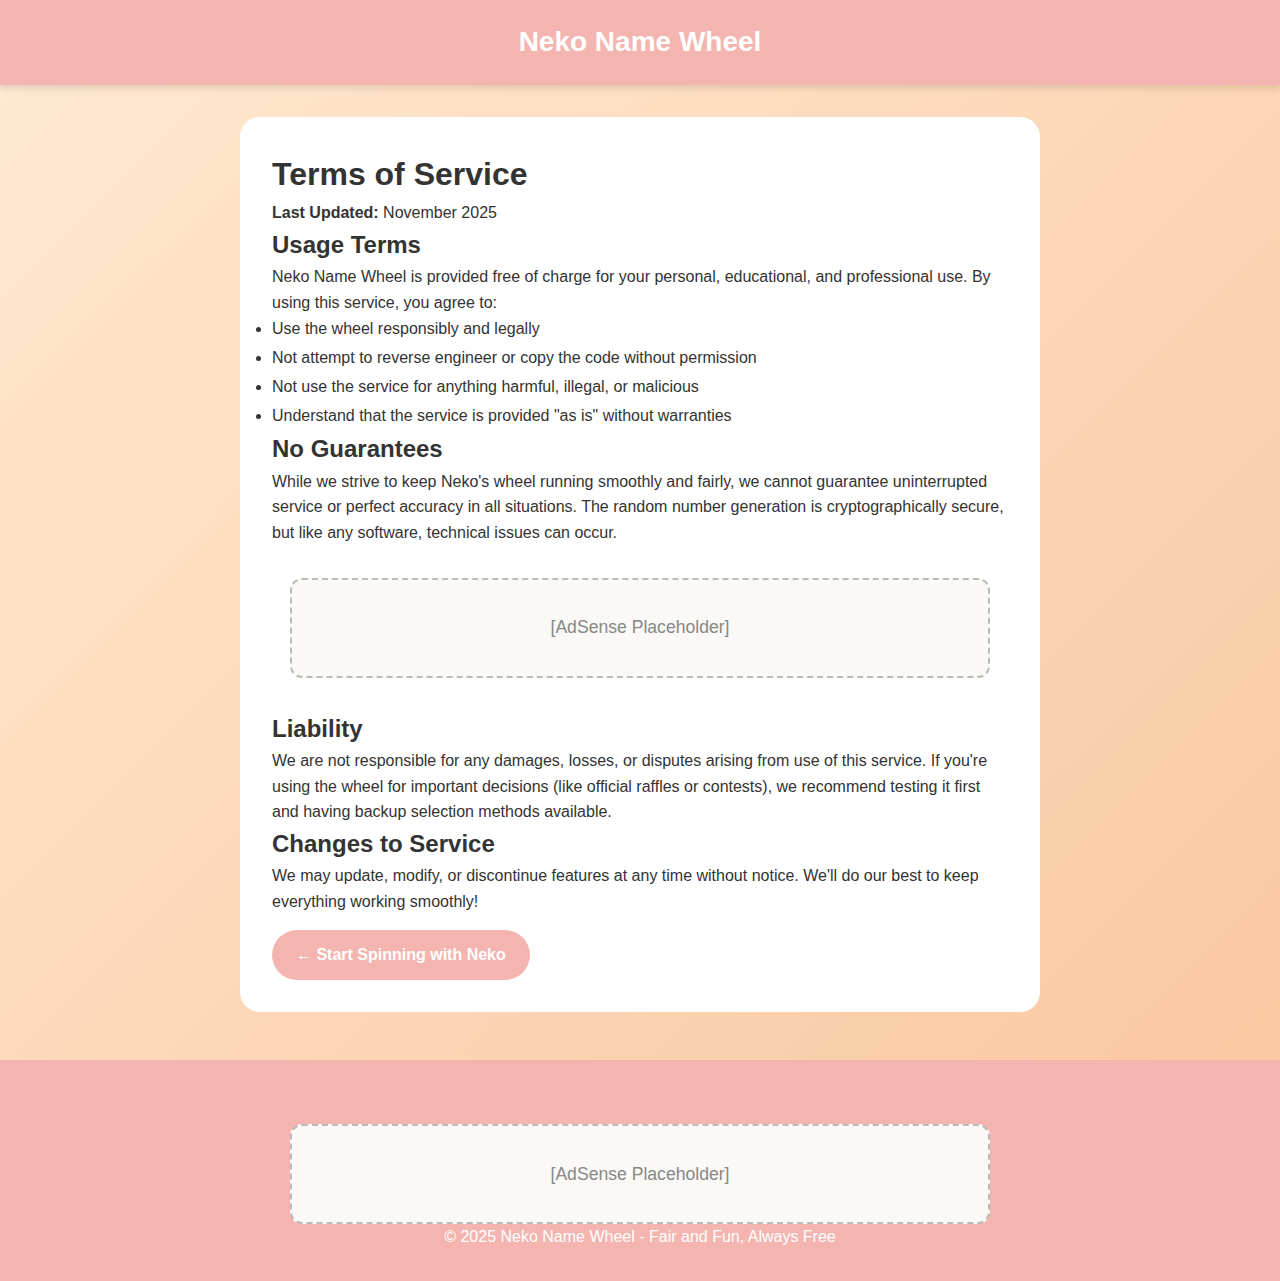
<file: terms.html>
<!DOCTYPE html>
<html lang="en">
<head>
    <meta charset="UTF-8">
    <meta name="viewport" content="width=device-width, initial-scale=1.0">
    <title>Terms of Service - Neko Name Wheel</title>
    <meta name="description" content="Terms of service for using Neko Name Wheel. Free lucky cat random name picker for fair, fun decisions in classrooms and events.">
    <link rel="canonical" href="terms.html">
    <link rel="stylesheet" href="styles.css">
</head>
<body>
    <header class="site-header">
        <div class="header-content">
            <h2 class="site-title">Neko Name Wheel</h2>
        </div>
    </header>
    <main style="max-width: 800px; margin: 2rem auto; padding: 2rem; background: white; border-radius: 20px;">
        <h1>Terms of Service</h1>
        <p><strong>Last Updated:</strong> November 2025</p>
        
        <h2>Usage Terms</h2>
        <p>Neko Name Wheel is provided free of charge for your personal, educational, and professional use. By using this service, you agree to:</p>
        <ul style="line-height: 1.8;">
            <li>Use the wheel responsibly and legally</li>
            <li>Not attempt to reverse engineer or copy the code without permission</li>
            <li>Not use the service for anything harmful, illegal, or malicious</li>
            <li>Understand that the service is provided "as is" without warranties</li>
        </ul>
        
        <h2>No Guarantees</h2>
        <p>While we strive to keep Neko's wheel running smoothly and fairly, we cannot guarantee uninterrupted service or perfect accuracy in all situations. The random number generation is cryptographically secure, but like any software, technical issues can occur.</p>
        <div class="ad-placeholder" style="border: 2px dashed #bbb; border-radius: 12px; margin: 32px auto; max-width: 700px; padding: 18px; text-align: center; color: #888; font-size: 1.1rem; background: #faf9f6;">[AdSense Placeholder]</div>
        
        <h2>Liability</h2>
        <p>We are not responsible for any damages, losses, or disputes arising from use of this service. If you're using the wheel for important decisions (like official raffles or contests), we recommend testing it first and having backup selection methods available.</p>
        
        <h2>Changes to Service</h2>
        <p>We may update, modify, or discontinue features at any time without notice. We'll do our best to keep everything working smoothly!</p>
        
        <a href="index.html" style="display: inline-block; margin-top: 1rem; padding: 0.75rem 1.5rem; background: #F4B5B0; color: white; text-decoration: none; border-radius: 25px; font-weight: bold;">← Start Spinning with Neko</a>
    </main>
    <footer class="site-footer">
        <div class="ad-placeholder" style="border: 2px dashed #bbb; border-radius: 12px; margin: 32px auto 0 auto; max-width: 700px; padding: 18px; text-align: center; color: #888; font-size: 1.1rem; background: #faf9f6;">[AdSense Placeholder]</div>
        <p>© 2025 Neko Name Wheel - Fair and Fun, Always Free</p>
    </footer>
</body>
</html>
</file>
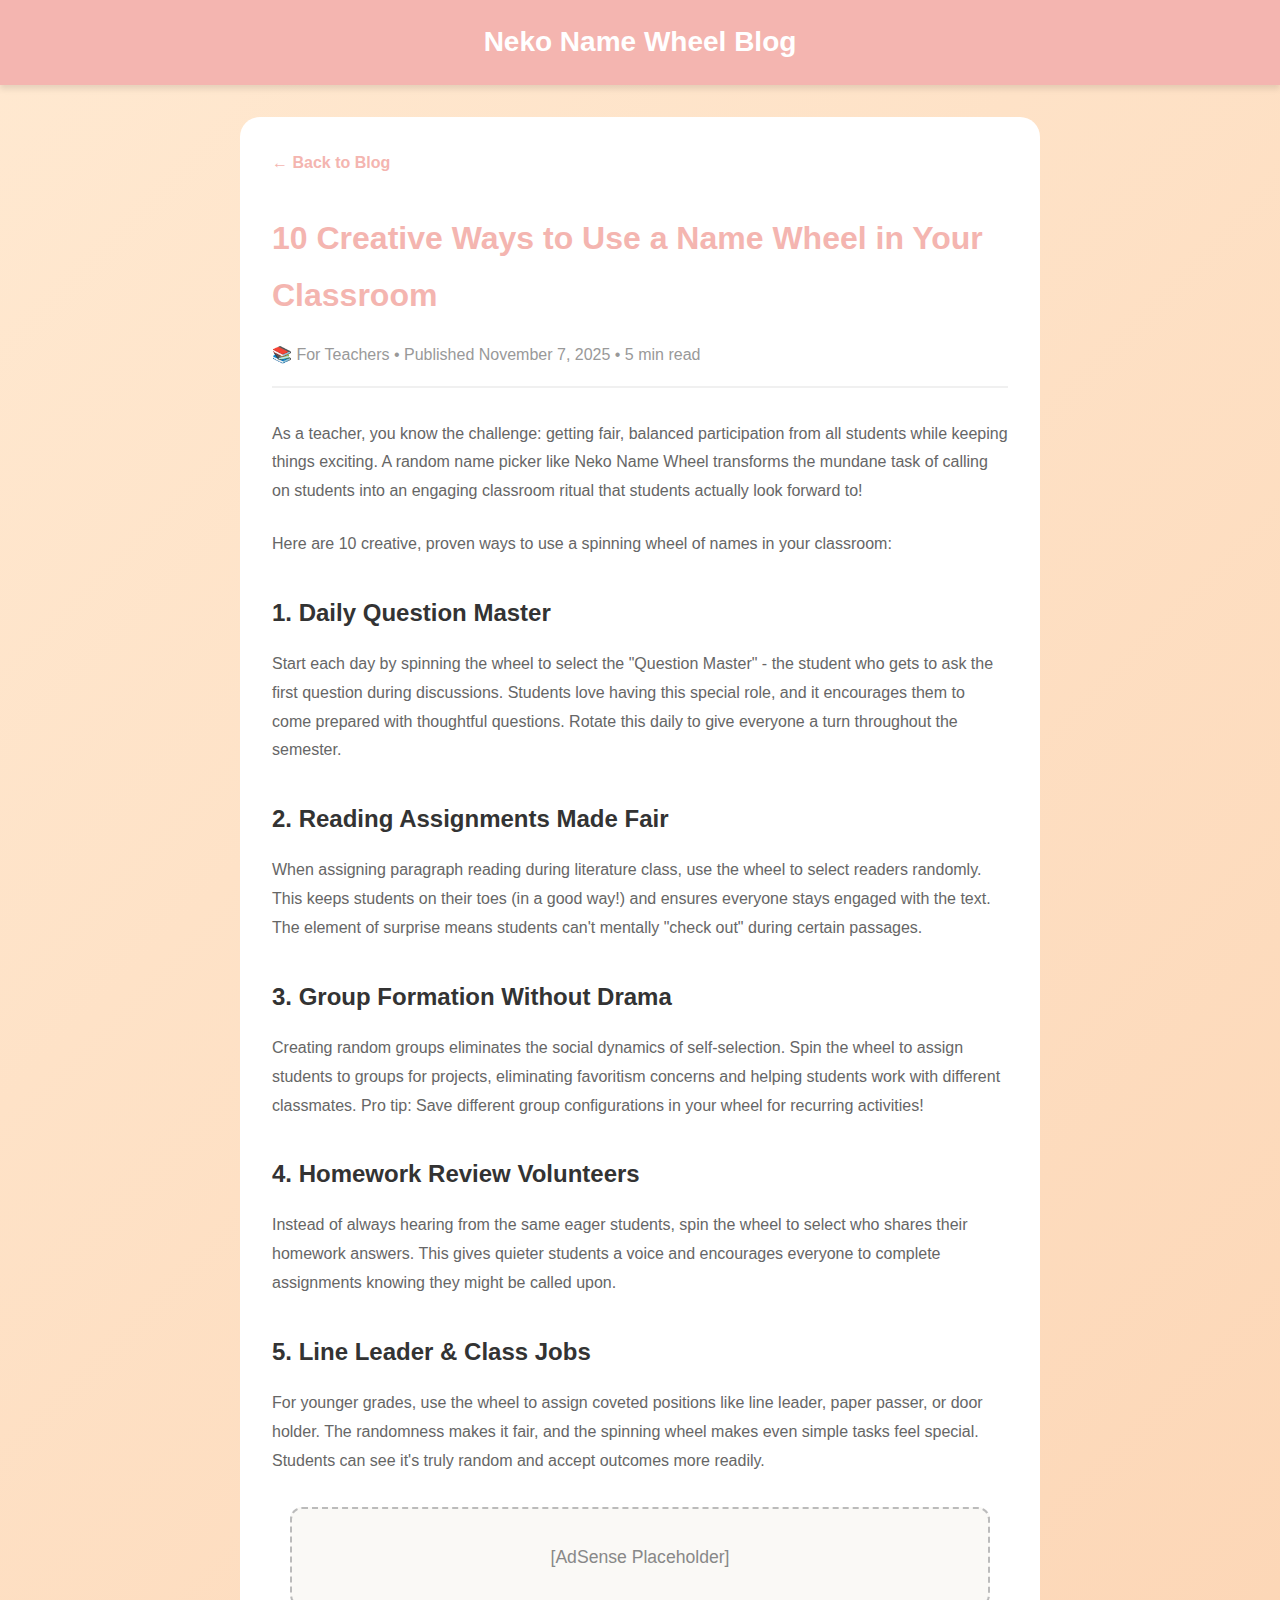
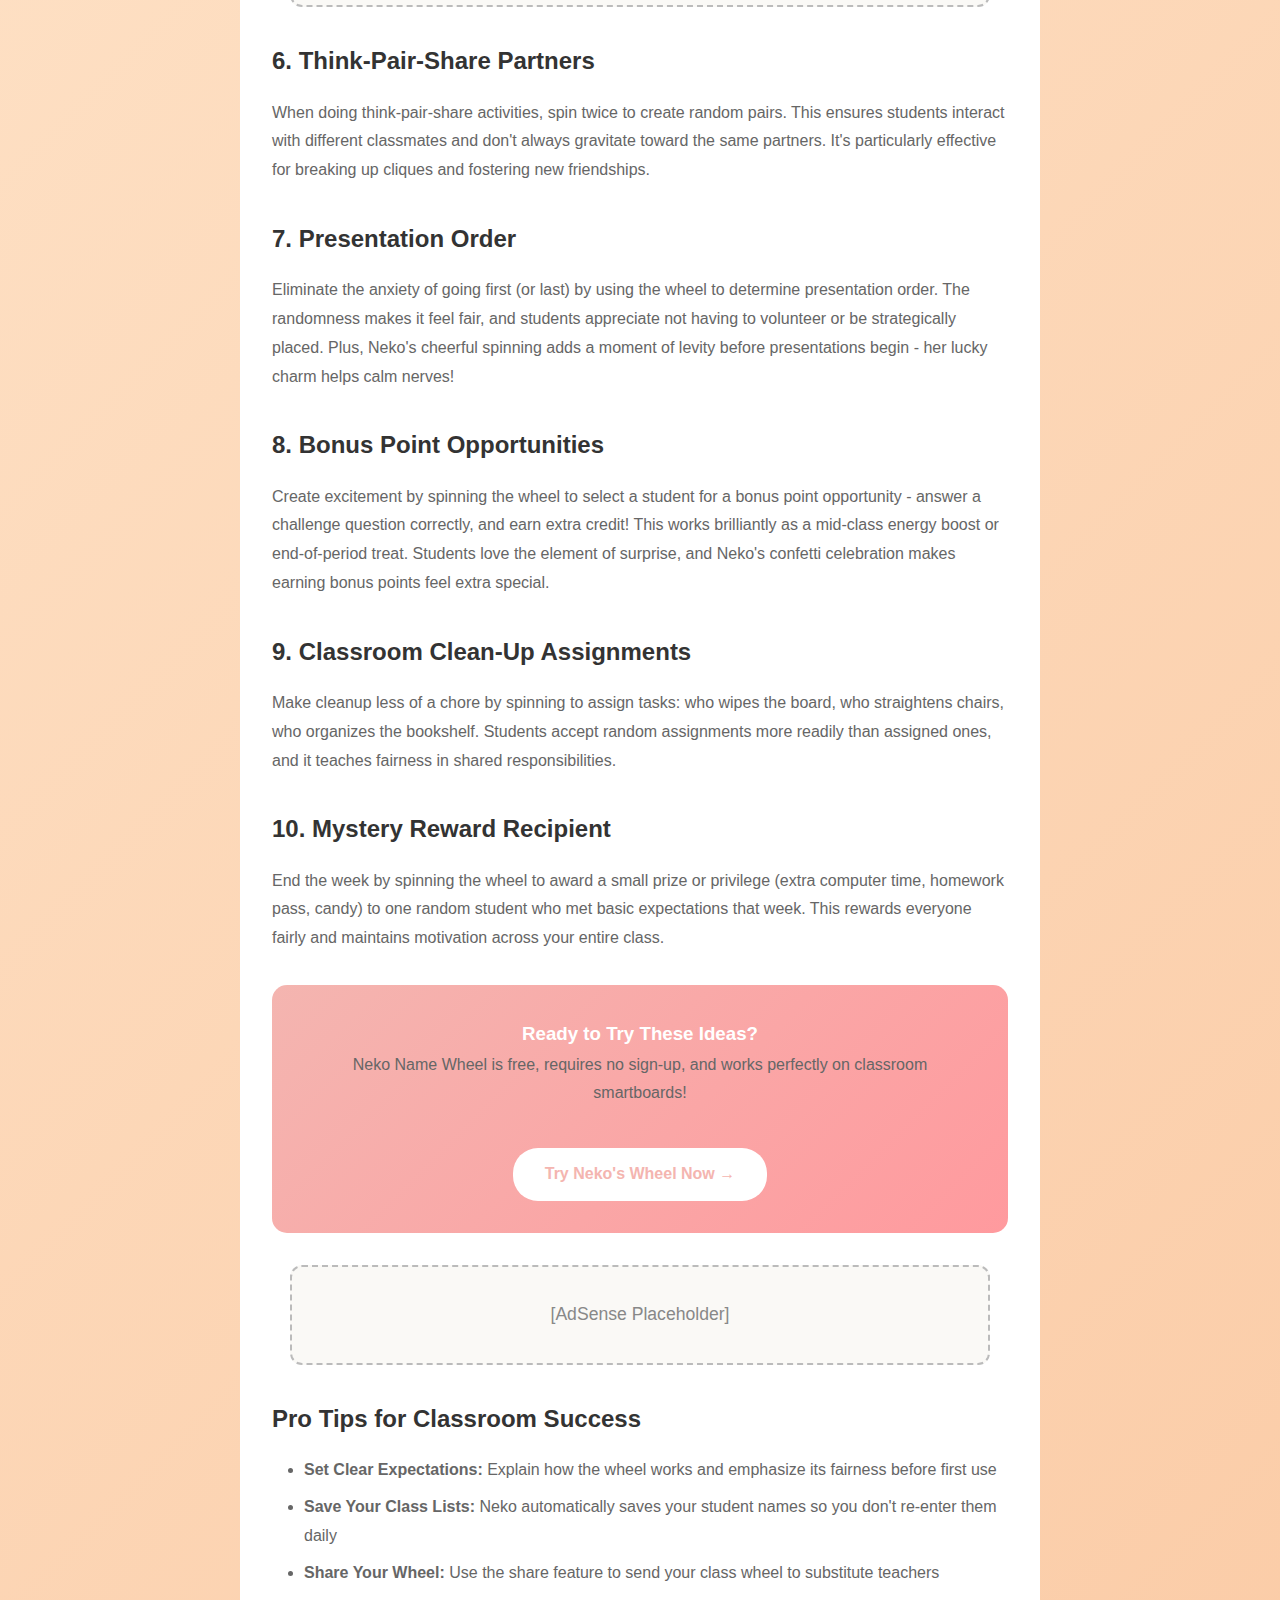
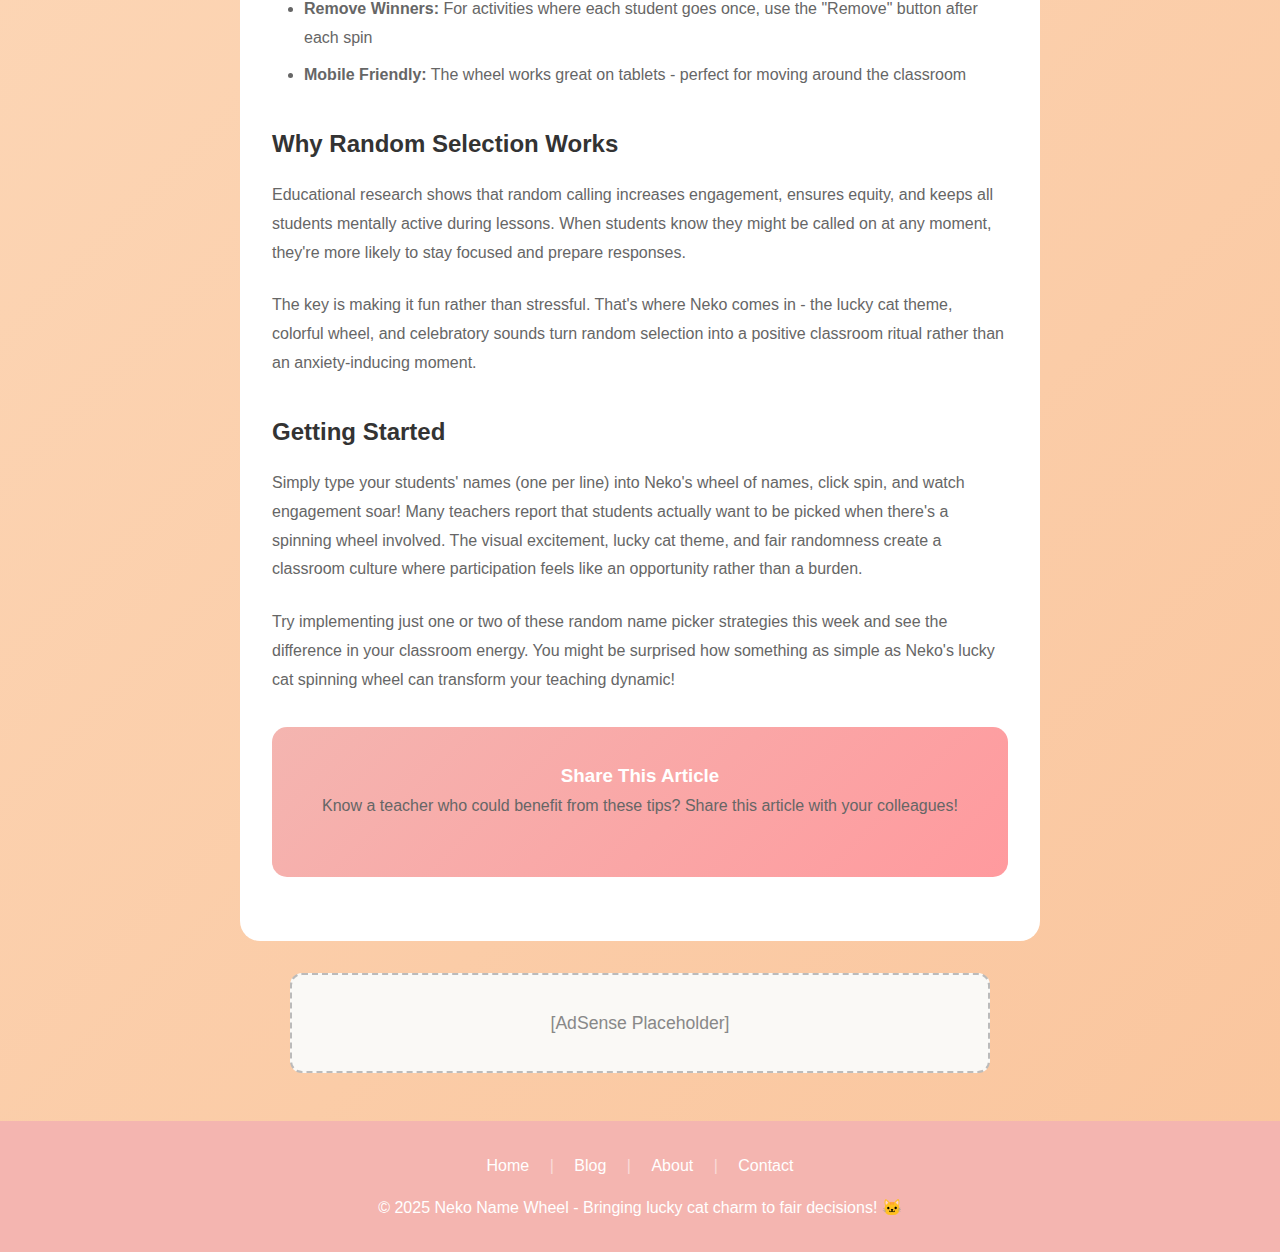
<file: blog/classroom-name-wheel-ideas.html>
<!DOCTYPE html>
<html lang="en">
<head>
    <meta charset="UTF-8">
    <meta name="viewport" content="width=device-width, initial-scale=1.0">
    <title>10 Creative Ways to Use a Name Wheel in Your Classroom | Neko Name Wheel</title>
    <meta name="description" content="Discover 10 engaging classroom activities using a random name picker. Make student participation fun and fair with these proven teaching strategies!">
    <meta name="keywords" content="classroom name picker, teaching tools, student participation, random selector, classroom activities, teaching strategies">
    <link rel="canonical" href="https://nekonamewheel.com/blog/classroom-name-wheel-ideas.html">
    <link rel="stylesheet" href="../styles.css">
    <style>
        .article-container {
            max-width: 800px;
            margin: 2rem auto;
            padding: 2rem;
            background: white;
            border-radius: 20px;
            line-height: 1.8;
        }
        .article-container h1 {
            color: #F4B5B0;
            margin-bottom: 1rem;
        }
        .article-meta {
            color: #999;
            margin-bottom: 2rem;
            padding-bottom: 1rem;
            border-bottom: 2px solid #f0f0f0;
        }
        .article-container h2 {
            color: #333;
            margin-top: 2rem;
            margin-bottom: 1rem;
        }
        .article-container p {
            color: #666;
            margin-bottom: 1.5rem;
        }
        .article-container ul, .article-container ol {
            margin-left: 2rem;
            margin-bottom: 1.5rem;
        }
        .article-container li {
            color: #666;
            margin-bottom: 0.5rem;
        }
        .cta-box {
            background: linear-gradient(135deg, #F4B5B0 0%, #FF9A9E 100%);
            color: white;
            padding: 2rem;
            border-radius: 15px;
            text-align: center;
            margin: 2rem 0;
        }
        .cta-box a {
            display: inline-block;
            padding: 0.75rem 2rem;
            background: white;
            color: #F4B5B0;
            text-decoration: none;
            border-radius: 25px;
            font-weight: bold;
            margin-top: 1rem;
        }
        .back-link {
            display: inline-block;
            margin-bottom: 2rem;
            color: #F4B5B0;
            text-decoration: none;
            font-weight: bold;
        }
    </style>
</head>
<body>
    <header class="site-header">
        <div class="header-content">
            <h2 class="site-title">Neko Name Wheel Blog</h2>
        </div>
    </header>

    <article class="article-container">
        <a href="index.html" class="back-link">← Back to Blog</a>
        
        <h1>10 Creative Ways to Use a Name Wheel in Your Classroom</h1>
        <div class="article-meta">
            📚 For Teachers • Published November 7, 2025 • 5 min read
        </div>

        <p>As a teacher, you know the challenge: getting fair, balanced participation from all students while keeping things exciting. A random name picker like Neko Name Wheel transforms the mundane task of calling on students into an engaging classroom ritual that students actually look forward to!</p>

        <p>Here are 10 creative, proven ways to use a spinning wheel of names in your classroom:</p>


        <h2>1. Daily Question Master</h2>
        <p>Start each day by spinning the wheel to select the "Question Master" - the student who gets to ask the first question during discussions. Students love having this special role, and it encourages them to come prepared with thoughtful questions. Rotate this daily to give everyone a turn throughout the semester.</p>

        <h2>2. Reading Assignments Made Fair</h2>
        <p>When assigning paragraph reading during literature class, use the wheel to select readers randomly. This keeps students on their toes (in a good way!) and ensures everyone stays engaged with the text. The element of surprise means students can't mentally "check out" during certain passages.</p>

        <h2>3. Group Formation Without Drama</h2>
        <p>Creating random groups eliminates the social dynamics of self-selection. Spin the wheel to assign students to groups for projects, eliminating favoritism concerns and helping students work with different classmates. Pro tip: Save different group configurations in your wheel for recurring activities!</p>

        <h2>4. Homework Review Volunteers</h2>
        <p>Instead of always hearing from the same eager students, spin the wheel to select who shares their homework answers. This gives quieter students a voice and encourages everyone to complete assignments knowing they might be called upon.</p>

        <h2>5. Line Leader & Class Jobs</h2>
        <p>For younger grades, use the wheel to assign coveted positions like line leader, paper passer, or door holder. The randomness makes it fair, and the spinning wheel makes even simple tasks feel special. Students can see it's truly random and accept outcomes more readily.</p>

        <!-- Ad 1: After tip 5 (mid-article) -->
        <div class="ad-placeholder" style="border: 2px dashed #bbb; border-radius: 12px; margin: 32px auto; max-width: 700px; padding: 18px; text-align: center; color: #888; font-size: 1.1rem; background: #faf9f6;">[AdSense Placeholder]</div>

        <h2>6. Think-Pair-Share Partners</h2>
        <p>When doing think-pair-share activities, spin twice to create random pairs. This ensures students interact with different classmates and don't always gravitate toward the same partners. It's particularly effective for breaking up cliques and fostering new friendships.</p>

        <h2>7. Presentation Order</h2>
        <p>Eliminate the anxiety of going first (or last) by using the wheel to determine presentation order. The randomness makes it feel fair, and students appreciate not having to volunteer or be strategically placed. Plus, Neko's cheerful spinning adds a moment of levity before presentations begin - her lucky charm helps calm nerves!</p>

        <h2>8. Bonus Point Opportunities</h2>
        <p>Create excitement by spinning the wheel to select a student for a bonus point opportunity - answer a challenge question correctly, and earn extra credit! This works brilliantly as a mid-class energy boost or end-of-period treat. Students love the element of surprise, and Neko's confetti celebration makes earning bonus points feel extra special.</p>

        <h2>9. Classroom Clean-Up Assignments</h2>
        <p>Make cleanup less of a chore by spinning to assign tasks: who wipes the board, who straightens chairs, who organizes the bookshelf. Students accept random assignments more readily than assigned ones, and it teaches fairness in shared responsibilities.</p>

        <h2>10. Mystery Reward Recipient</h2>
        <p>End the week by spinning the wheel to award a small prize or privilege (extra computer time, homework pass, candy) to one random student who met basic expectations that week. This rewards everyone fairly and maintains motivation across your entire class.</p>

        <div class="cta-box">
            <h3>Ready to Try These Ideas?</h3>
            <p>Neko Name Wheel is free, requires no sign-up, and works perfectly on classroom smartboards!</p>
            <a href="../index.html">Try Neko's Wheel Now →</a>
        </div>

        <!-- Ad 2: After cta-box, before "Pro Tips" -->
        <div class="ad-placeholder" style="border: 2px dashed #bbb; border-radius: 12px; margin: 32px auto; max-width: 700px; padding: 18px; text-align: center; color: #888; font-size: 1.1rem; background: #faf9f6;">[AdSense Placeholder]</div>

        <h2>Pro Tips for Classroom Success</h2>
        <ul>
            <li><strong>Set Clear Expectations:</strong> Explain how the wheel works and emphasize its fairness before first use</li>
            <li><strong>Save Your Class Lists:</strong> Neko automatically saves your student names so you don't re-enter them daily</li>
            <li><strong>Share Your Wheel:</strong> Use the share feature to send your class wheel to substitute teachers</li>
            <li><strong>Remove Winners:</strong> For activities where each student goes once, use the "Remove" button after each spin</li>
            <li><strong>Mobile Friendly:</strong> The wheel works great on tablets - perfect for moving around the classroom</li>
        </ul>

        <h2>Why Random Selection Works</h2>
        <p>Educational research shows that random calling increases engagement, ensures equity, and keeps all students mentally active during lessons. When students know they might be called on at any moment, they're more likely to stay focused and prepare responses.</p>

        <p>The key is making it fun rather than stressful. That's where Neko comes in - the lucky cat theme, colorful wheel, and celebratory sounds turn random selection into a positive classroom ritual rather than an anxiety-inducing moment.</p>

        <h2>Getting Started</h2>
        <p>Simply type your students' names (one per line) into Neko's wheel of names, click spin, and watch engagement soar! Many teachers report that students actually want to be picked when there's a spinning wheel involved. The visual excitement, lucky cat theme, and fair randomness create a classroom culture where participation feels like an opportunity rather than a burden.</p>

        <p>Try implementing just one or two of these random name picker strategies this week and see the difference in your classroom energy. You might be surprised how something as simple as Neko's lucky cat spinning wheel can transform your teaching dynamic!</p>

        <div class="cta-box">
            <h3>Share This Article</h3>
            <p>Know a teacher who could benefit from these tips? Share this article with your colleagues!</p>
        </div>


    </article>

        <!-- Ad 3: Just before footer -->
        <div class="ad-placeholder" style="border: 2px dashed #bbb; border-radius: 12px; margin: 32px auto 0 auto; max-width: 700px; padding: 18px; text-align: center; color: #888; font-size: 1.1rem; background: #faf9f6;">[AdSense Placeholder]</div>
    <footer class="site-footer">
        <nav class="footer-nav">
            <a href="../index.html">Home</a>
            <span class="separator">|</span>
            <a href="index.html">Blog</a>
            <span class="separator">|</span>
            <a href="../about.html">About</a>
            <span class="separator">|</span>
            <a href="../contact.html">Contact</a>
        </nav>
        <p>© 2025 Neko Name Wheel - Bringing lucky cat charm to fair decisions! 🐱</p>
    </footer>
</body>
</html>
</file>
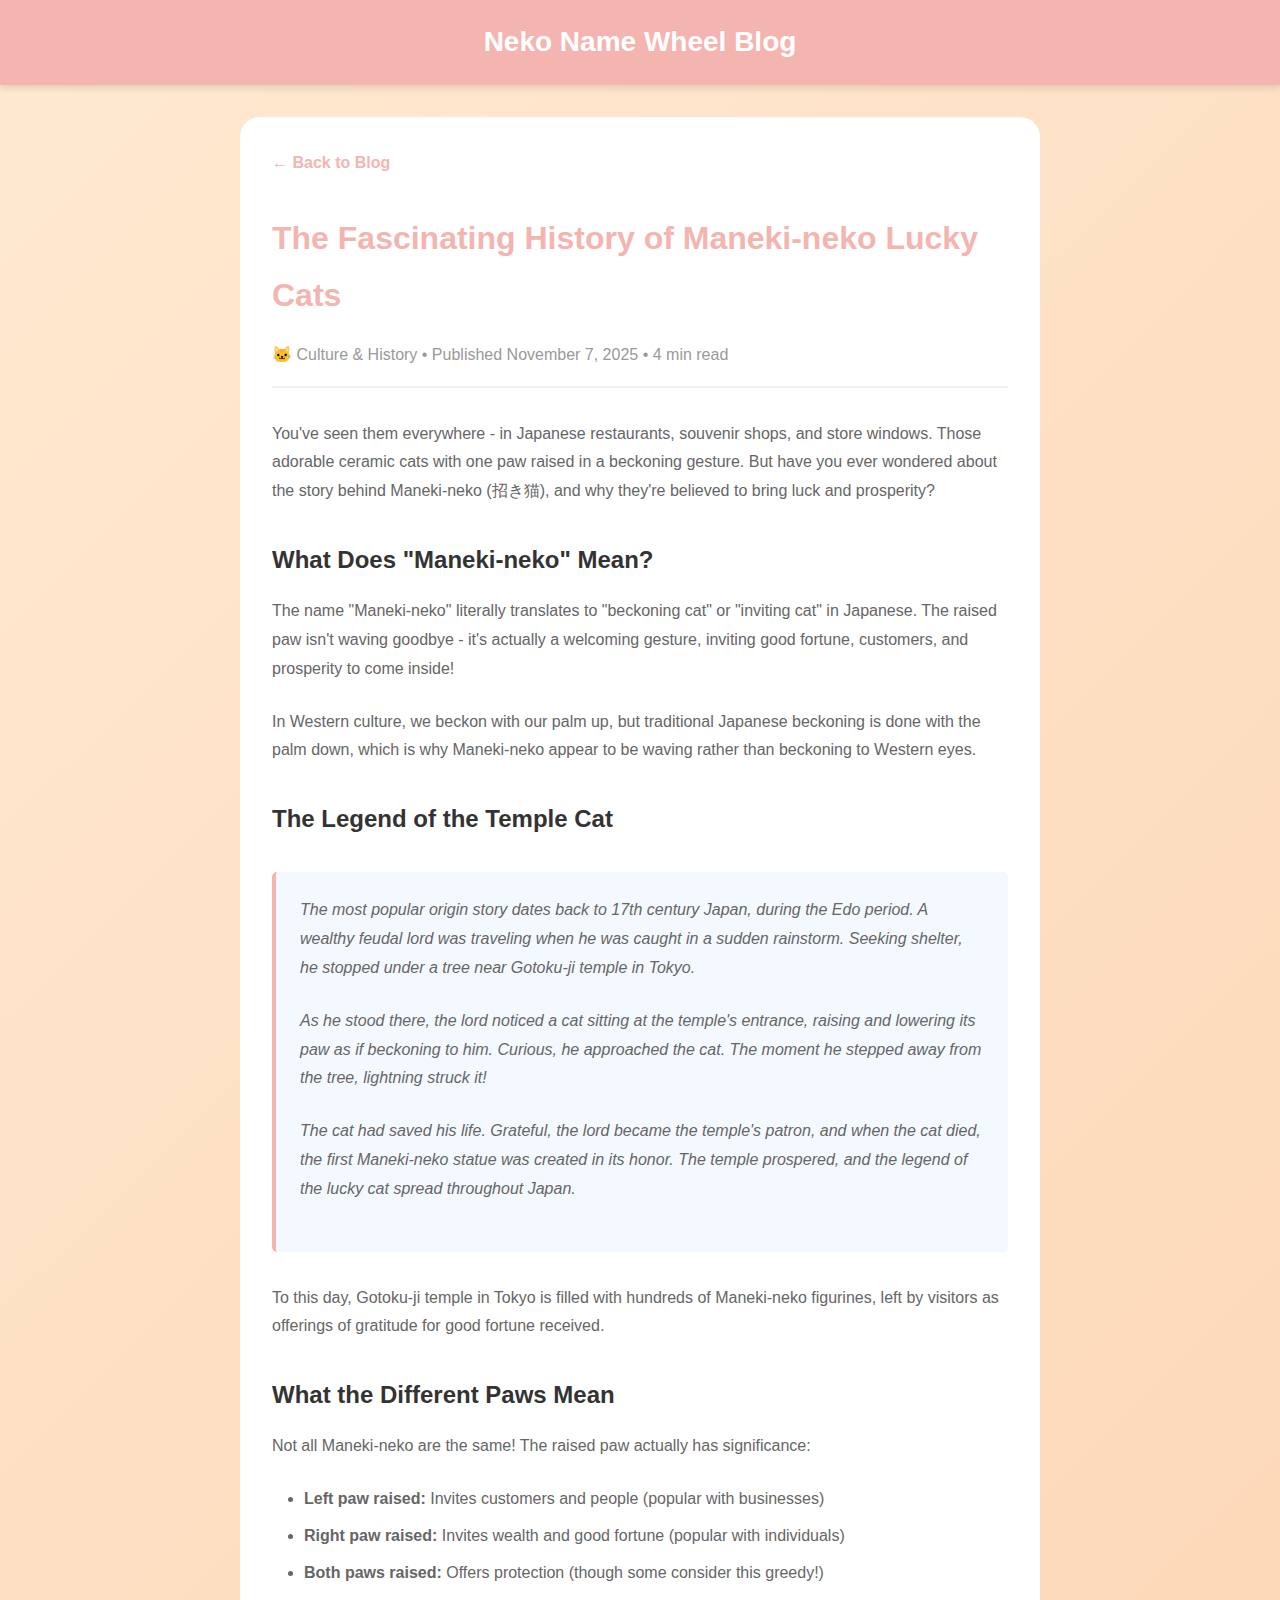
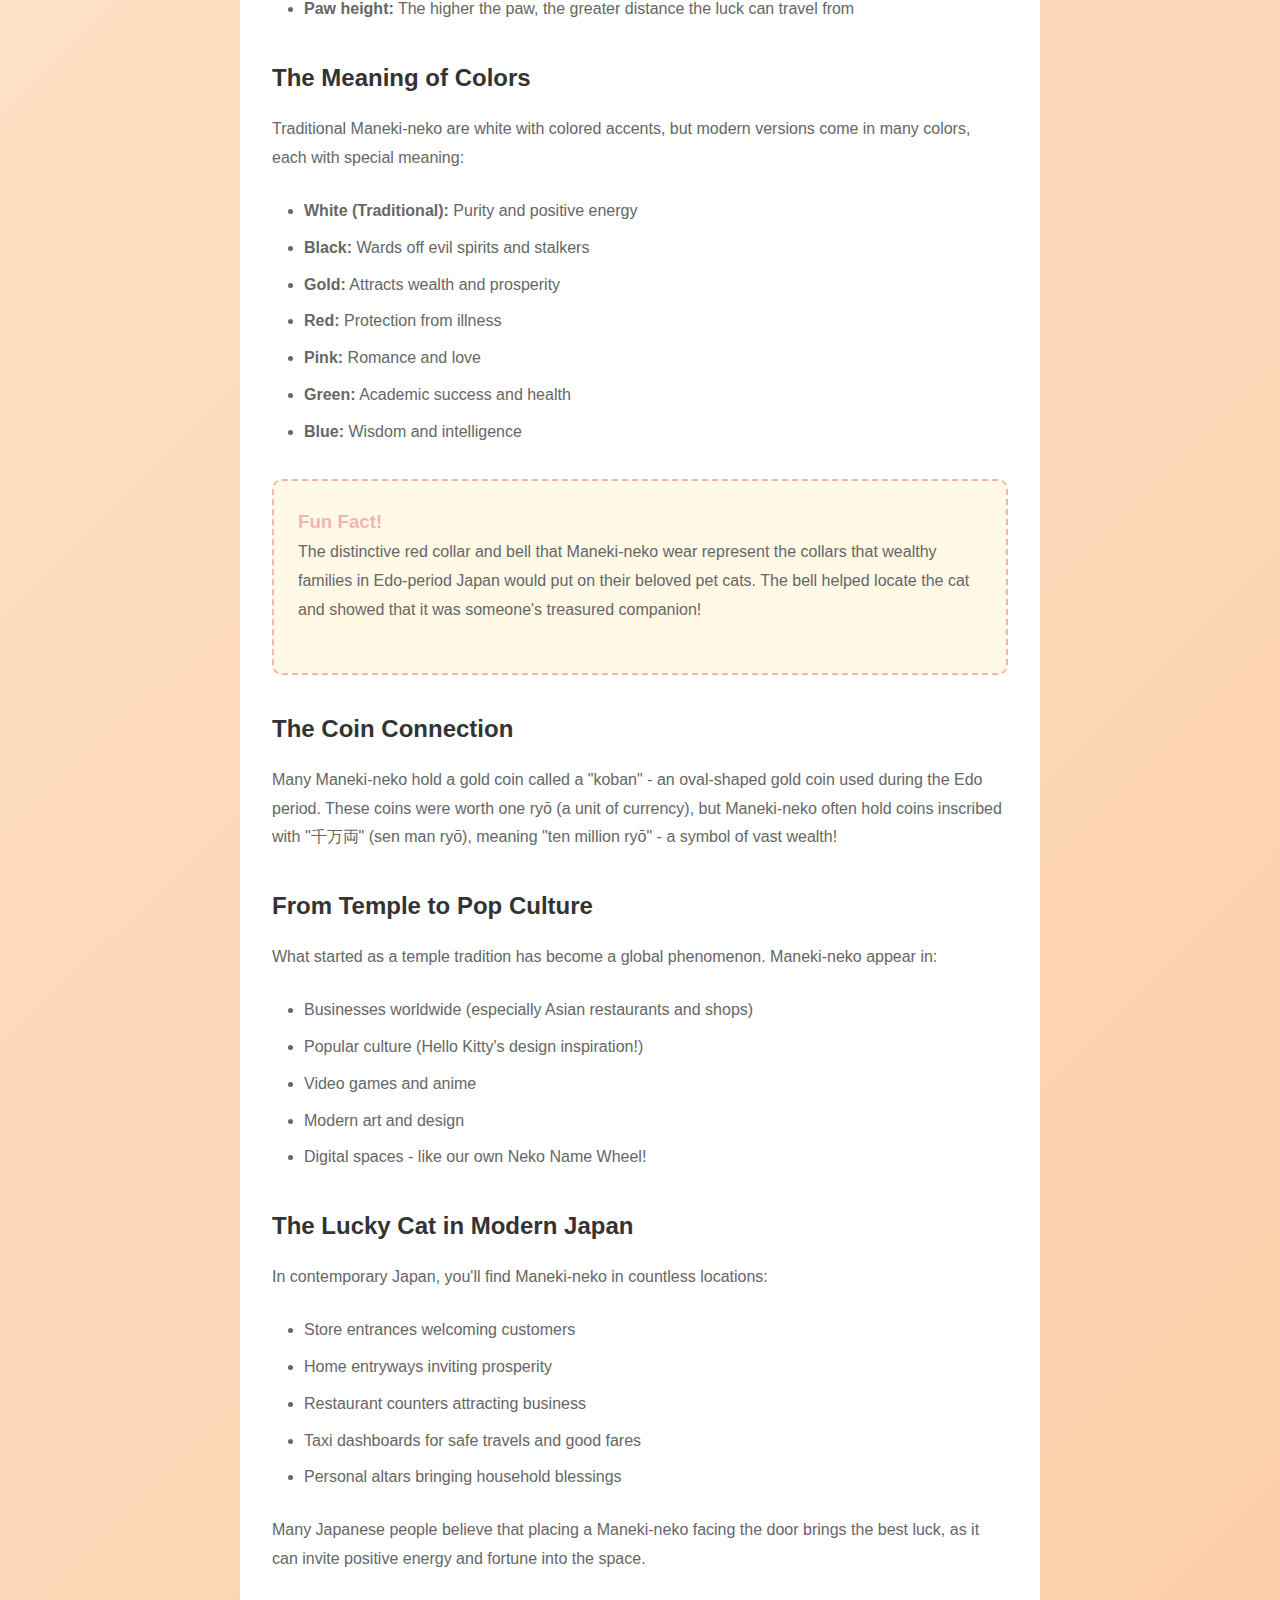
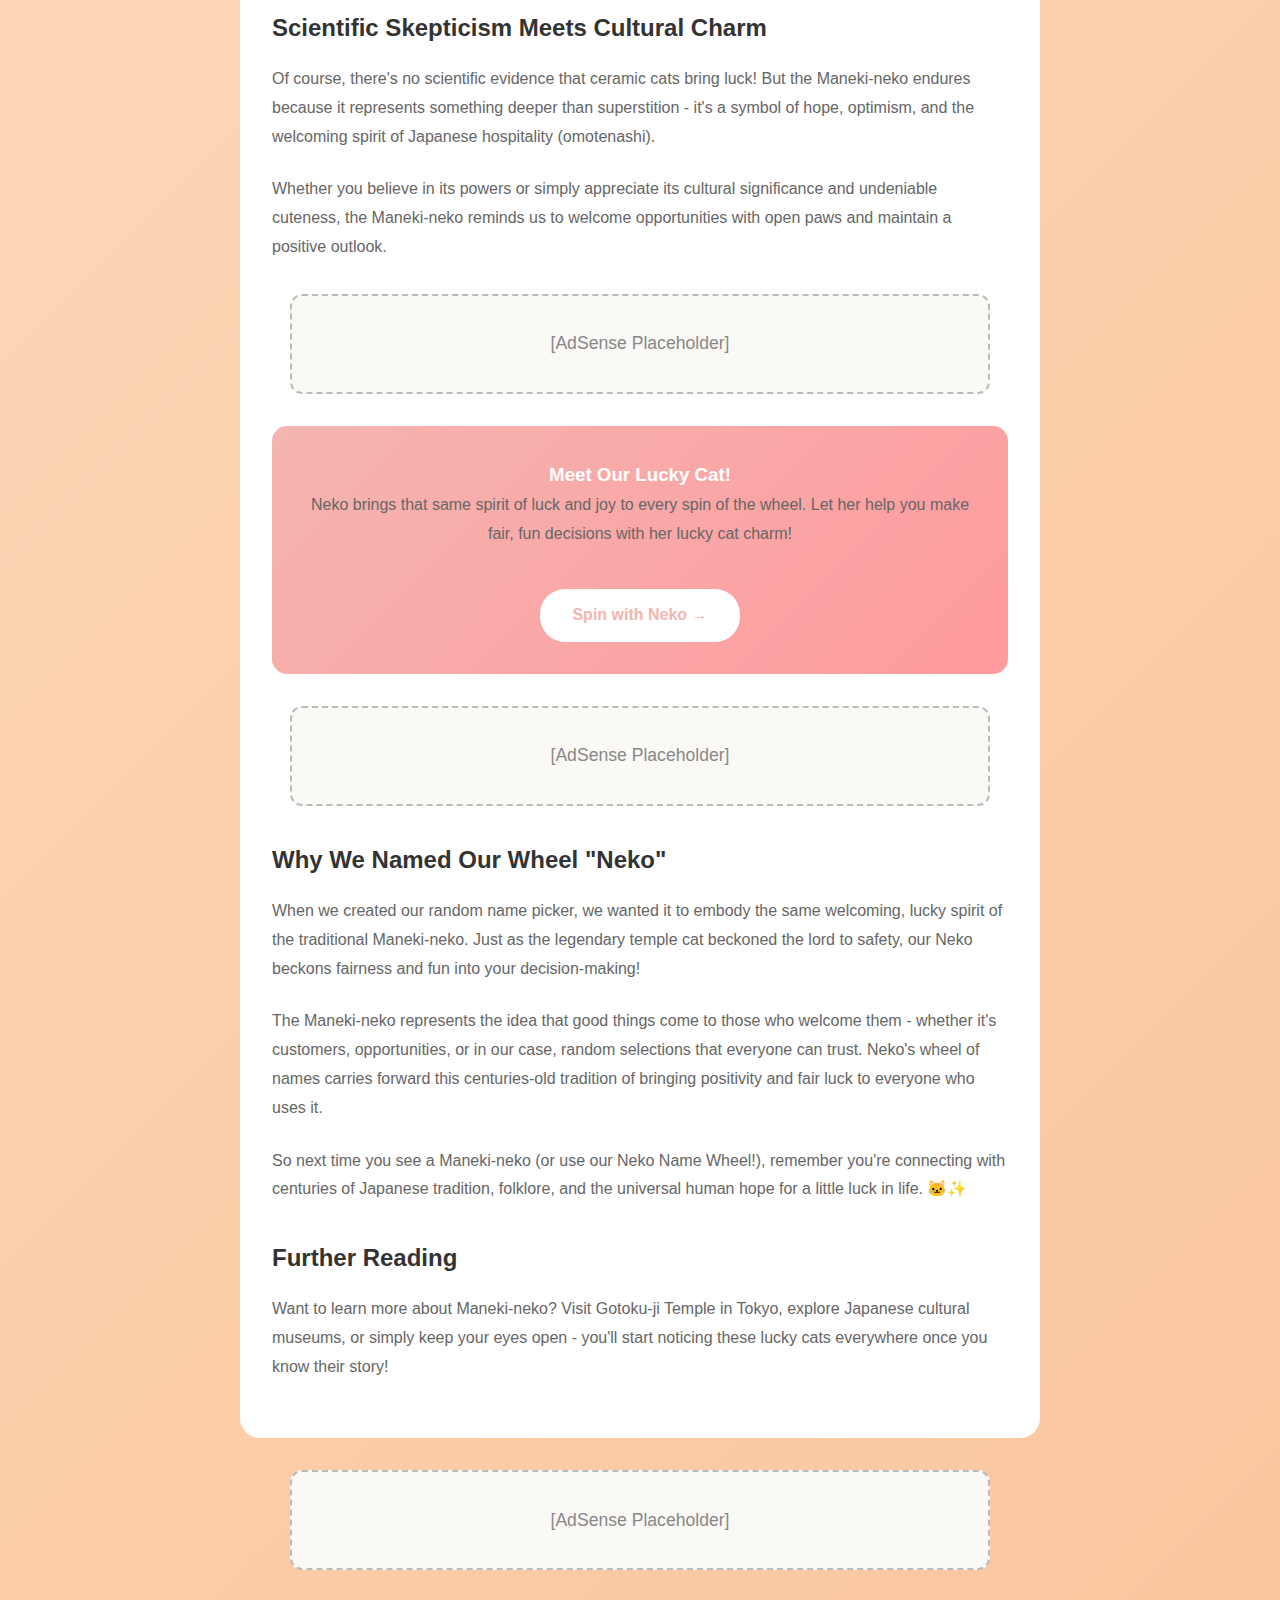
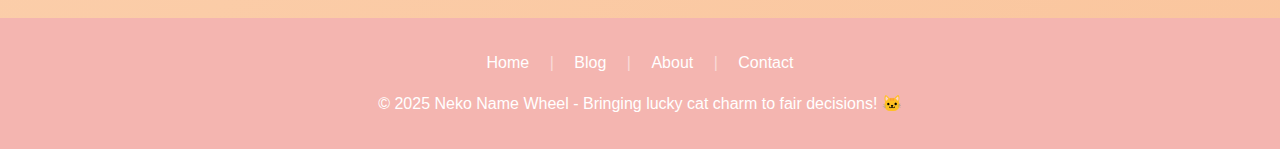
<file: blog/maneki-neko-history.html>
<!DOCTYPE html>
<html lang="en">
<head>
    <meta charset="UTF-8">
    <meta name="viewport" content="width=device-width, initial-scale=1.0">
    <title>The Fascinating History of Maneki-neko Lucky Cats | Neko Blog</title>
    <meta name="description" content="Discover the centuries-old legend of Maneki-neko, the Japanese lucky cat. Learn why these beckoning cats bring prosperity and good luck!">
    <meta name="keywords" content="maneki neko, lucky cat, japanese culture, fortune cat, beckoning cat, neko history, japanese traditions">
    <link rel="canonical" href="https://nekonamewheel.com/blog/maneki-neko-history.html">
    <link rel="stylesheet" href="../styles.css">
    <style>
        .article-container {
            max-width: 800px;
            margin: 2rem auto;
            padding: 2rem;
            background: white;
            border-radius: 20px;
            line-height: 1.8;
        }
        .article-container h1 {
            color: #F4B5B0;
            margin-bottom: 1rem;
        }
        .article-meta {
            color: #999;
            margin-bottom: 2rem;
            padding-bottom: 1rem;
            border-bottom: 2px solid #f0f0f0;
        }
        .article-container h2 {
            color: #333;
            margin-top: 2rem;
            margin-bottom: 1rem;
        }
        .article-container p {
            color: #666;
            margin-bottom: 1.5rem;
        }
        .article-container ul {
            margin-left: 2rem;
            margin-bottom: 1.5rem;
        }
        .article-container li {
            color: #666;
            margin-bottom: 0.5rem;
        }
        .legend-box {
            background: #F4F9FF;
            border-left: 4px solid #F4B5B0;
            padding: 1.5rem;
            margin: 2rem 0;
            border-radius: 5px;
            font-style: italic;
        }
        .fact-box {
            background: #FFF9E6;
            padding: 1.5rem;
            margin: 2rem 0;
            border-radius: 10px;
            border: 2px dashed #F4B5B0;
        }
        .fact-box h3 {
            color: #F4B5B0;
            margin-top: 0;
        }
        .cta-box {
            background: linear-gradient(135deg, #F4B5B0 0%, #FF9A9E 100%);
            color: white;
            padding: 2rem;
            border-radius: 15px;
            text-align: center;
            margin: 2rem 0;
        }
        .cta-box a {
            display: inline-block;
            padding: 0.75rem 2rem;
            background: white;
            color: #F4B5B0;
            text-decoration: none;
            border-radius: 25px;
            font-weight: bold;
            margin-top: 1rem;
        }
        .back-link {
            display: inline-block;
            margin-bottom: 2rem;
            color: #F4B5B0;
            text-decoration: none;
            font-weight: bold;
        }
    </style>
</head>
<body>
    <header class="site-header">
        <div class="header-content">
            <h2 class="site-title">Neko Name Wheel Blog</h2>
        </div>
    </header>

    <article class="article-container">
        <a href="index.html" class="back-link">← Back to Blog</a>
        
        <h1>The Fascinating History of Maneki-neko Lucky Cats</h1>
        <div class="article-meta">
            🐱 Culture & History • Published November 7, 2025 • 4 min read
        </div>

        <p>You've seen them everywhere - in Japanese restaurants, souvenir shops, and store windows. Those adorable ceramic cats with one paw raised in a beckoning gesture. But have you ever wondered about the story behind Maneki-neko (招き猫), and why they're believed to bring luck and prosperity?</p>

        <h2>What Does "Maneki-neko" Mean?</h2>
        <p>The name "Maneki-neko" literally translates to "beckoning cat" or "inviting cat" in Japanese. The raised paw isn't waving goodbye - it's actually a welcoming gesture, inviting good fortune, customers, and prosperity to come inside!</p>

        <p>In Western culture, we beckon with our palm up, but traditional Japanese beckoning is done with the palm down, which is why Maneki-neko appear to be waving rather than beckoning to Western eyes.</p>

        <h2>The Legend of the Temple Cat</h2>
        
        <div class="legend-box">
            <p>The most popular origin story dates back to 17th century Japan, during the Edo period. A wealthy feudal lord was traveling when he was caught in a sudden rainstorm. Seeking shelter, he stopped under a tree near Gotoku-ji temple in Tokyo.</p>
            
            <p>As he stood there, the lord noticed a cat sitting at the temple's entrance, raising and lowering its paw as if beckoning to him. Curious, he approached the cat. The moment he stepped away from the tree, lightning struck it!</p>
            
            <p>The cat had saved his life. Grateful, the lord became the temple's patron, and when the cat died, the first Maneki-neko statue was created in its honor. The temple prospered, and the legend of the lucky cat spread throughout Japan.</p>
        </div>
        <p>To this day, Gotoku-ji temple in Tokyo is filled with hundreds of Maneki-neko figurines, left by visitors as offerings of gratitude for good fortune received.</p>

        <h2>What the Different Paws Mean</h2>
        <p>Not all Maneki-neko are the same! The raised paw actually has significance:</p>
        <ul>
            <li><strong>Left paw raised:</strong> Invites customers and people (popular with businesses)</li>
            <li><strong>Right paw raised:</strong> Invites wealth and good fortune (popular with individuals)</li>
            <li><strong>Both paws raised:</strong> Offers protection (though some consider this greedy!)</li>
            <li><strong>Paw height:</strong> The higher the paw, the greater distance the luck can travel from</li>
        </ul>

        <h2>The Meaning of Colors</h2>
        <p>Traditional Maneki-neko are white with colored accents, but modern versions come in many colors, each with special meaning:</p>
        <ul>
            <li><strong>White (Traditional):</strong> Purity and positive energy</li>
            <li><strong>Black:</strong> Wards off evil spirits and stalkers</li>
            <li><strong>Gold:</strong> Attracts wealth and prosperity</li>
            <li><strong>Red:</strong> Protection from illness</li>
            <li><strong>Pink:</strong> Romance and love</li>
            <li><strong>Green:</strong> Academic success and health</li>
            <li><strong>Blue:</strong> Wisdom and intelligence</li>
        </ul>

        <div class="fact-box">
            <h3>Fun Fact!</h3>
            <p>The distinctive red collar and bell that Maneki-neko wear represent the collars that wealthy families in Edo-period Japan would put on their beloved pet cats. The bell helped locate the cat and showed that it was someone's treasured companion!</p>
        </div>

        <h2>The Coin Connection</h2>
        <p>Many Maneki-neko hold a gold coin called a "koban" - an oval-shaped gold coin used during the Edo period. These coins were worth one ryō (a unit of currency), but Maneki-neko often hold coins inscribed with "千万両" (sen man ryō), meaning "ten million ryō" - a symbol of vast wealth!</p>

        <h2>From Temple to Pop Culture</h2>
        <p>What started as a temple tradition has become a global phenomenon. Maneki-neko appear in:</p>
        <ul>
            <li>Businesses worldwide (especially Asian restaurants and shops)</li>
            <li>Popular culture (Hello Kitty's design inspiration!)</li>
            <li>Video games and anime</li>
            <li>Modern art and design</li>
            <li>Digital spaces - like our own Neko Name Wheel!</li>
        </ul>

        <h2>The Lucky Cat in Modern Japan</h2>
        <p>In contemporary Japan, you'll find Maneki-neko in countless locations:</p>
        <ul>
            <li>Store entrances welcoming customers</li>
            <li>Home entryways inviting prosperity</li>
            <li>Restaurant counters attracting business</li>
            <li>Taxi dashboards for safe travels and good fares</li>
            <li>Personal altars bringing household blessings</li>
        </ul>

        <p>Many Japanese people believe that placing a Maneki-neko facing the door brings the best luck, as it can invite positive energy and fortune into the space.</p>

        <h2>Scientific Skepticism Meets Cultural Charm</h2>
        <p>Of course, there's no scientific evidence that ceramic cats bring luck! But the Maneki-neko endures because it represents something deeper than superstition - it's a symbol of hope, optimism, and the welcoming spirit of Japanese hospitality (omotenashi).</p>

        <p>Whether you believe in its powers or simply appreciate its cultural significance and undeniable cuteness, the Maneki-neko reminds us to welcome opportunities with open paws and maintain a positive outlook.</p>

        <!-- Ad 1: After "Scientific Skepticism Meets Cultural Charm" section, mid-article -->
        <div class="ad-placeholder" style="border: 2px dashed #bbb; border-radius: 12px; margin: 32px auto; max-width: 700px; padding: 18px; text-align: center; color: #888; font-size: 1.1rem; background: #faf9f6;">[AdSense Placeholder]</div>

        <div class="cta-box">
            <h3>Meet Our Lucky Cat!</h3>
            <p>Neko brings that same spirit of luck and joy to every spin of the wheel. Let her help you make fair, fun decisions with her lucky cat charm!</p>
            <a href="../index.html">Spin with Neko →</a>
        </div>

        <!-- Ad 2: After cta-box, before "Why We Named Our Wheel 'Neko'" -->
        <div class="ad-placeholder" style="border: 2px dashed #bbb; border-radius: 12px; margin: 32px auto; max-width: 700px; padding: 18px; text-align: center; color: #888; font-size: 1.1rem; background: #faf9f6;">[AdSense Placeholder]</div>

        <h2>Why We Named Our Wheel "Neko"</h2>
        <p>When we created our random name picker, we wanted it to embody the same welcoming, lucky spirit of the traditional Maneki-neko. Just as the legendary temple cat beckoned the lord to safety, our Neko beckons fairness and fun into your decision-making!</p>

        <p>The Maneki-neko represents the idea that good things come to those who welcome them - whether it's customers, opportunities, or in our case, random selections that everyone can trust. Neko's wheel of names carries forward this centuries-old tradition of bringing positivity and fair luck to everyone who uses it.</p>

        <p>So next time you see a Maneki-neko (or use our Neko Name Wheel!), remember you're connecting with centuries of Japanese tradition, folklore, and the universal human hope for a little luck in life. 🐱✨</p>

        <h2>Further Reading</h2>
        <p>Want to learn more about Maneki-neko? Visit Gotoku-ji Temple in Tokyo, explore Japanese cultural museums, or simply keep your eyes open - you'll start noticing these lucky cats everywhere once you know their story!</p>

    </article>

        <!-- Ad 3: Just before footer -->
        <div class="ad-placeholder" style="border: 2px dashed #bbb; border-radius: 12px; margin: 32px auto 0 auto; max-width: 700px; padding: 18px; text-align: center; color: #888; font-size: 1.1rem; background: #faf9f6;">[AdSense Placeholder]</div>
    <footer class="site-footer">
        <nav class="footer-nav">
            <a href="../index.html">Home</a>
            <span class="separator">|</span>
            <a href="index.html">Blog</a>
            <span class="separator">|</span>
            <a href="../about.html">About</a>
            <span class="separator">|</span>
            <a href="../contact.html">Contact</a>
        </nav>
        <p>© 2025 Neko Name Wheel - Bringing lucky cat charm to fair decisions! 🐱</p>
    </footer>
</body>
</html>
</file>
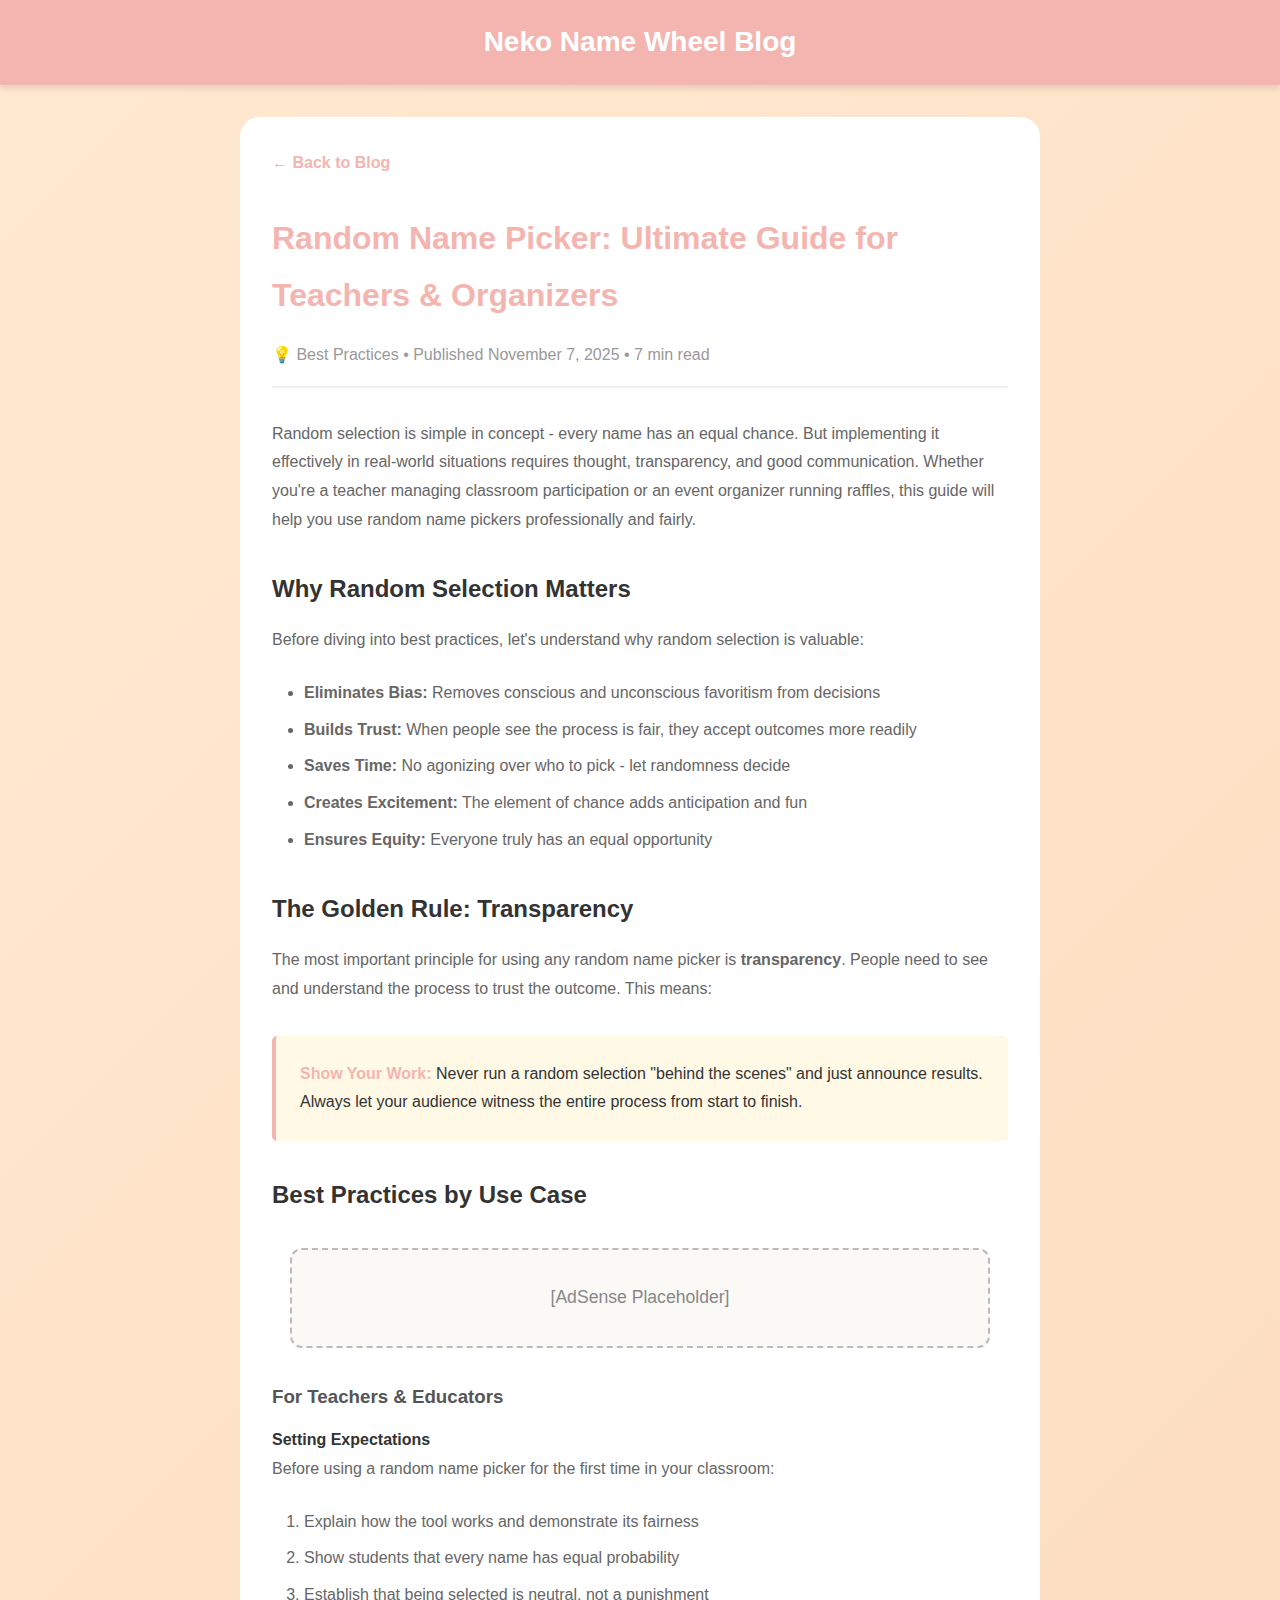
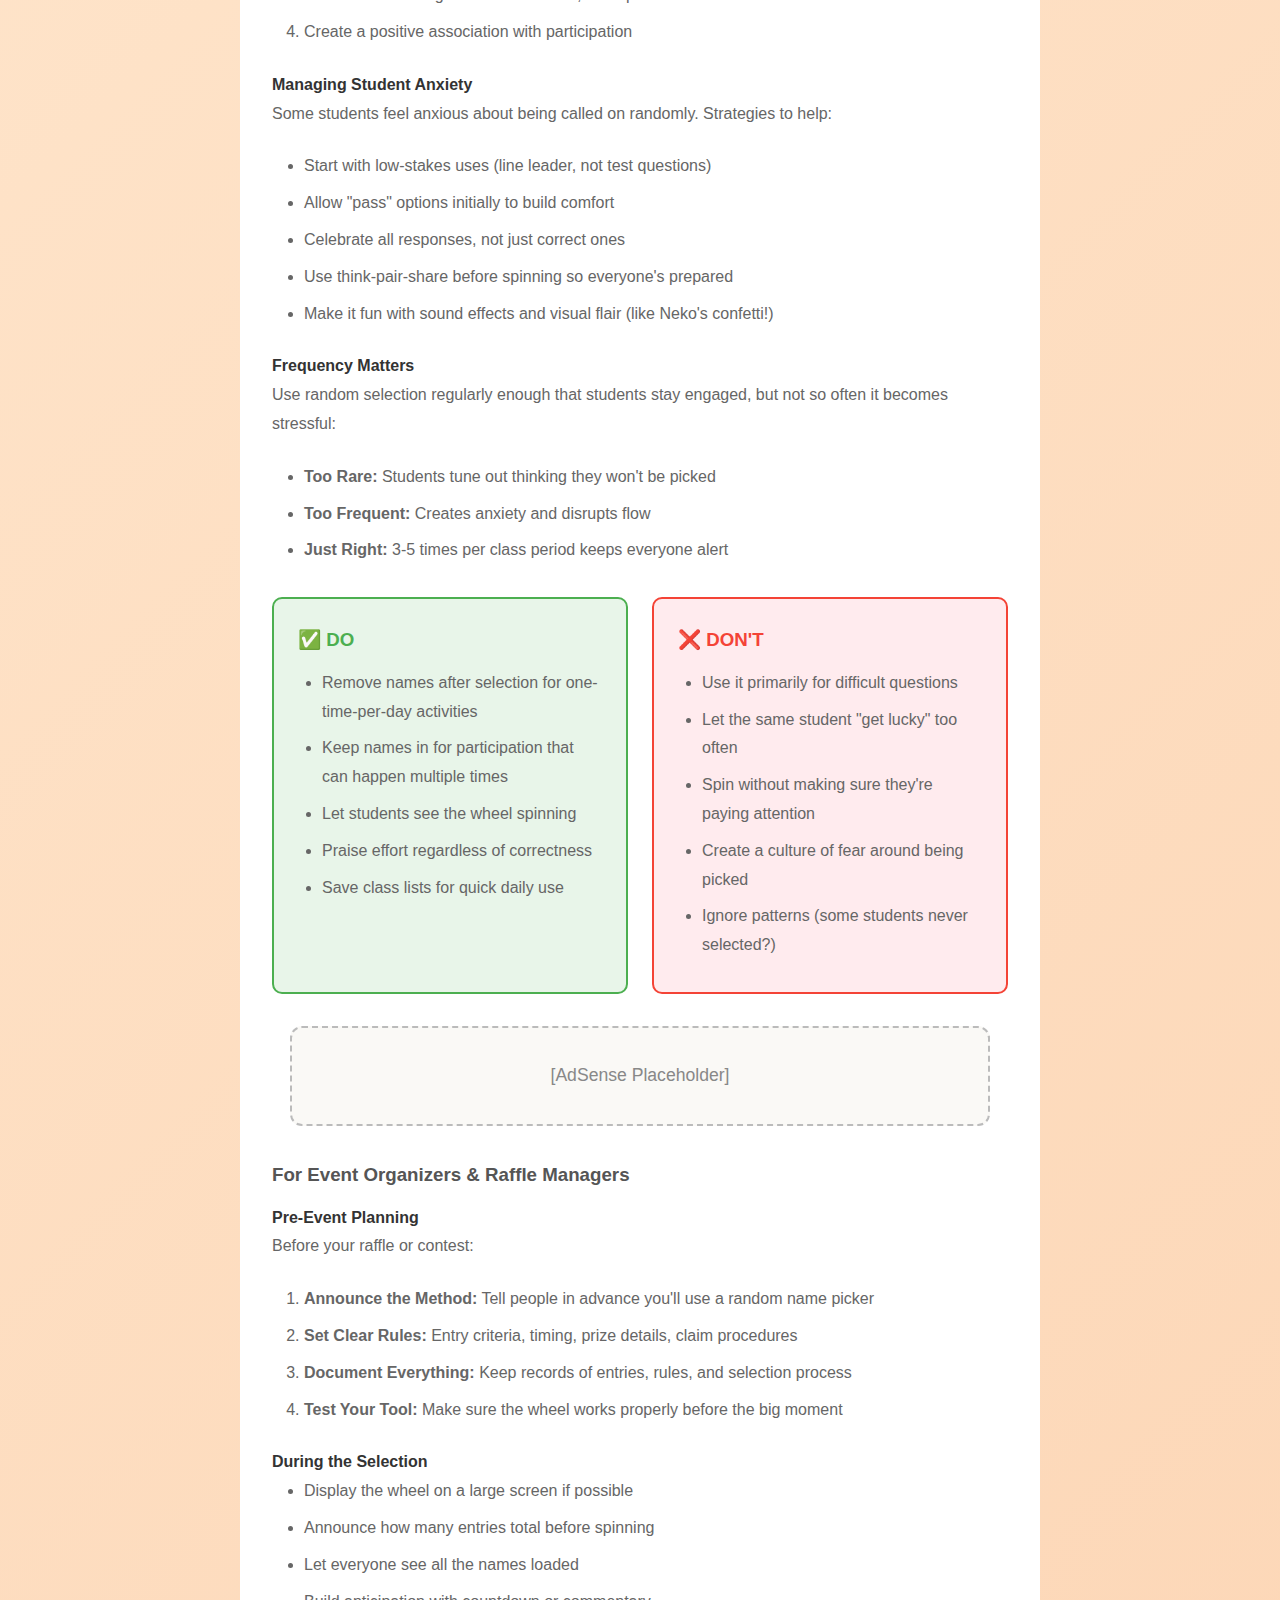
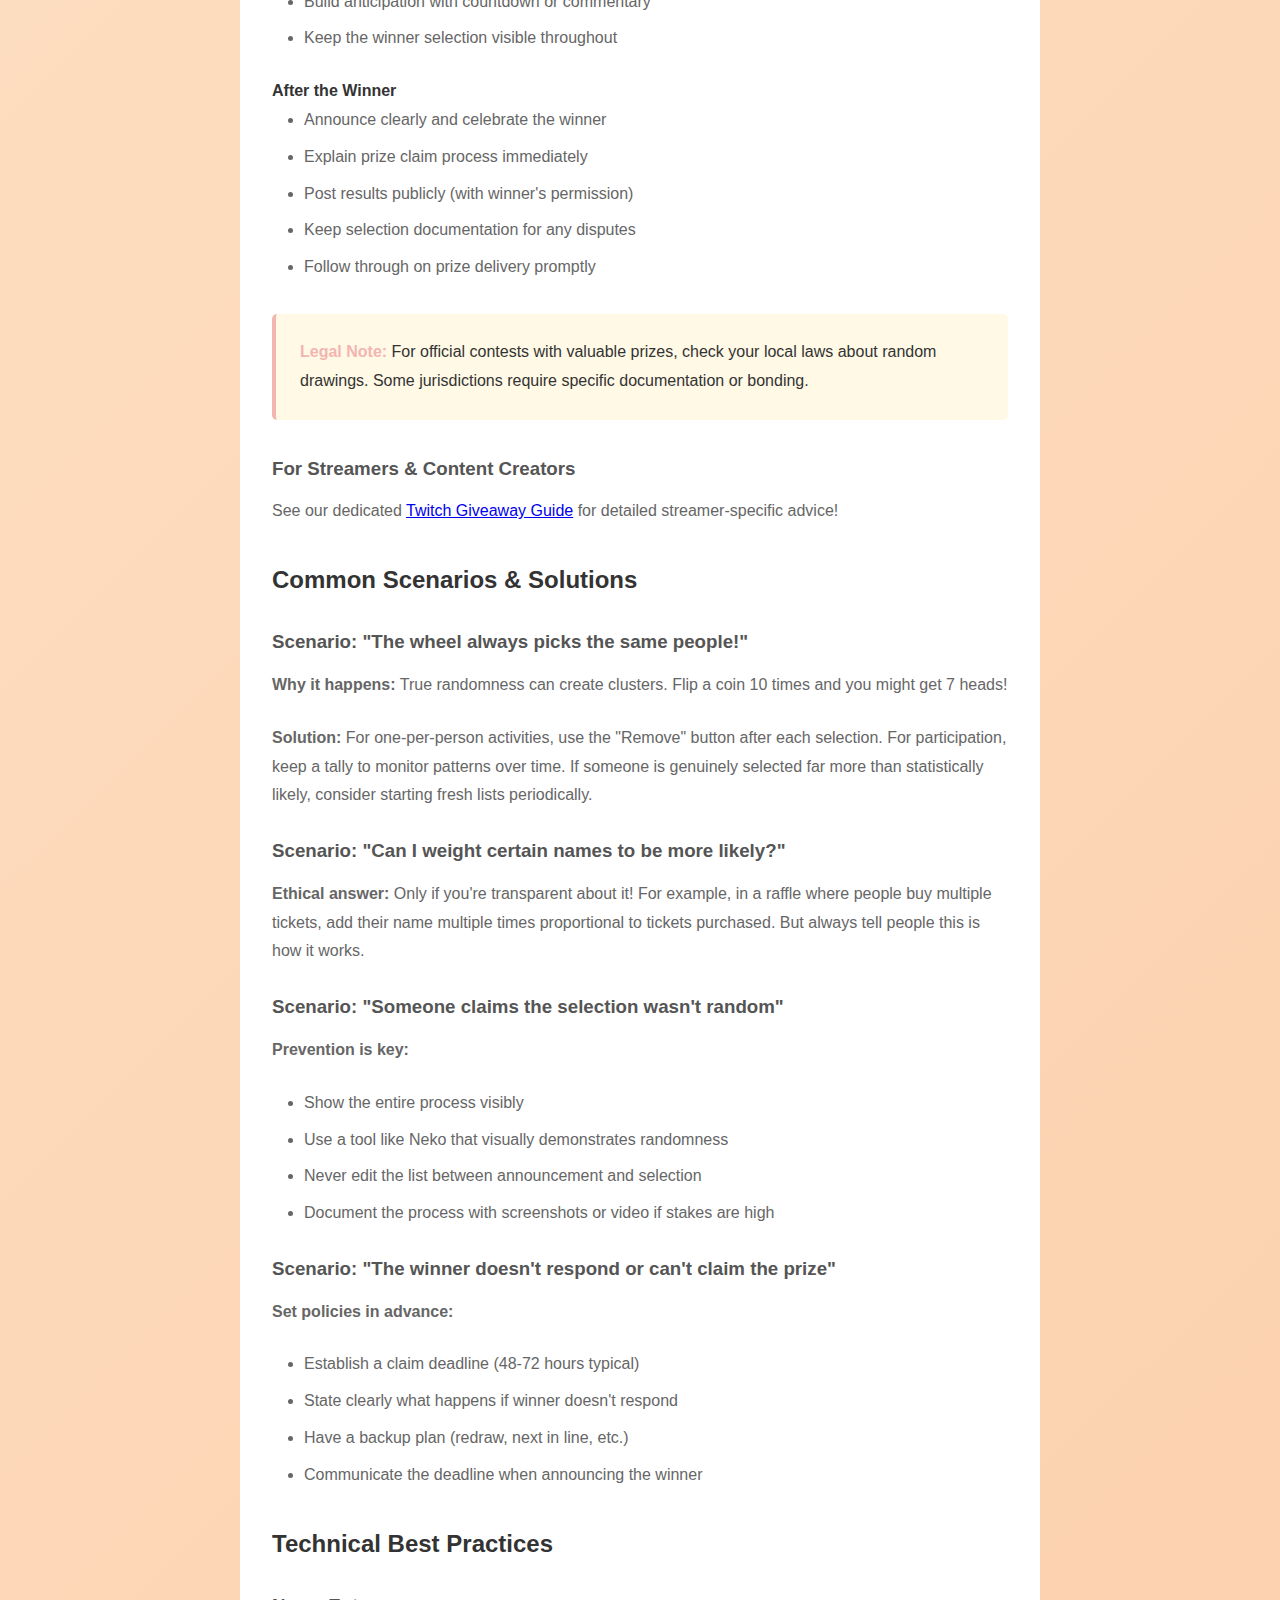
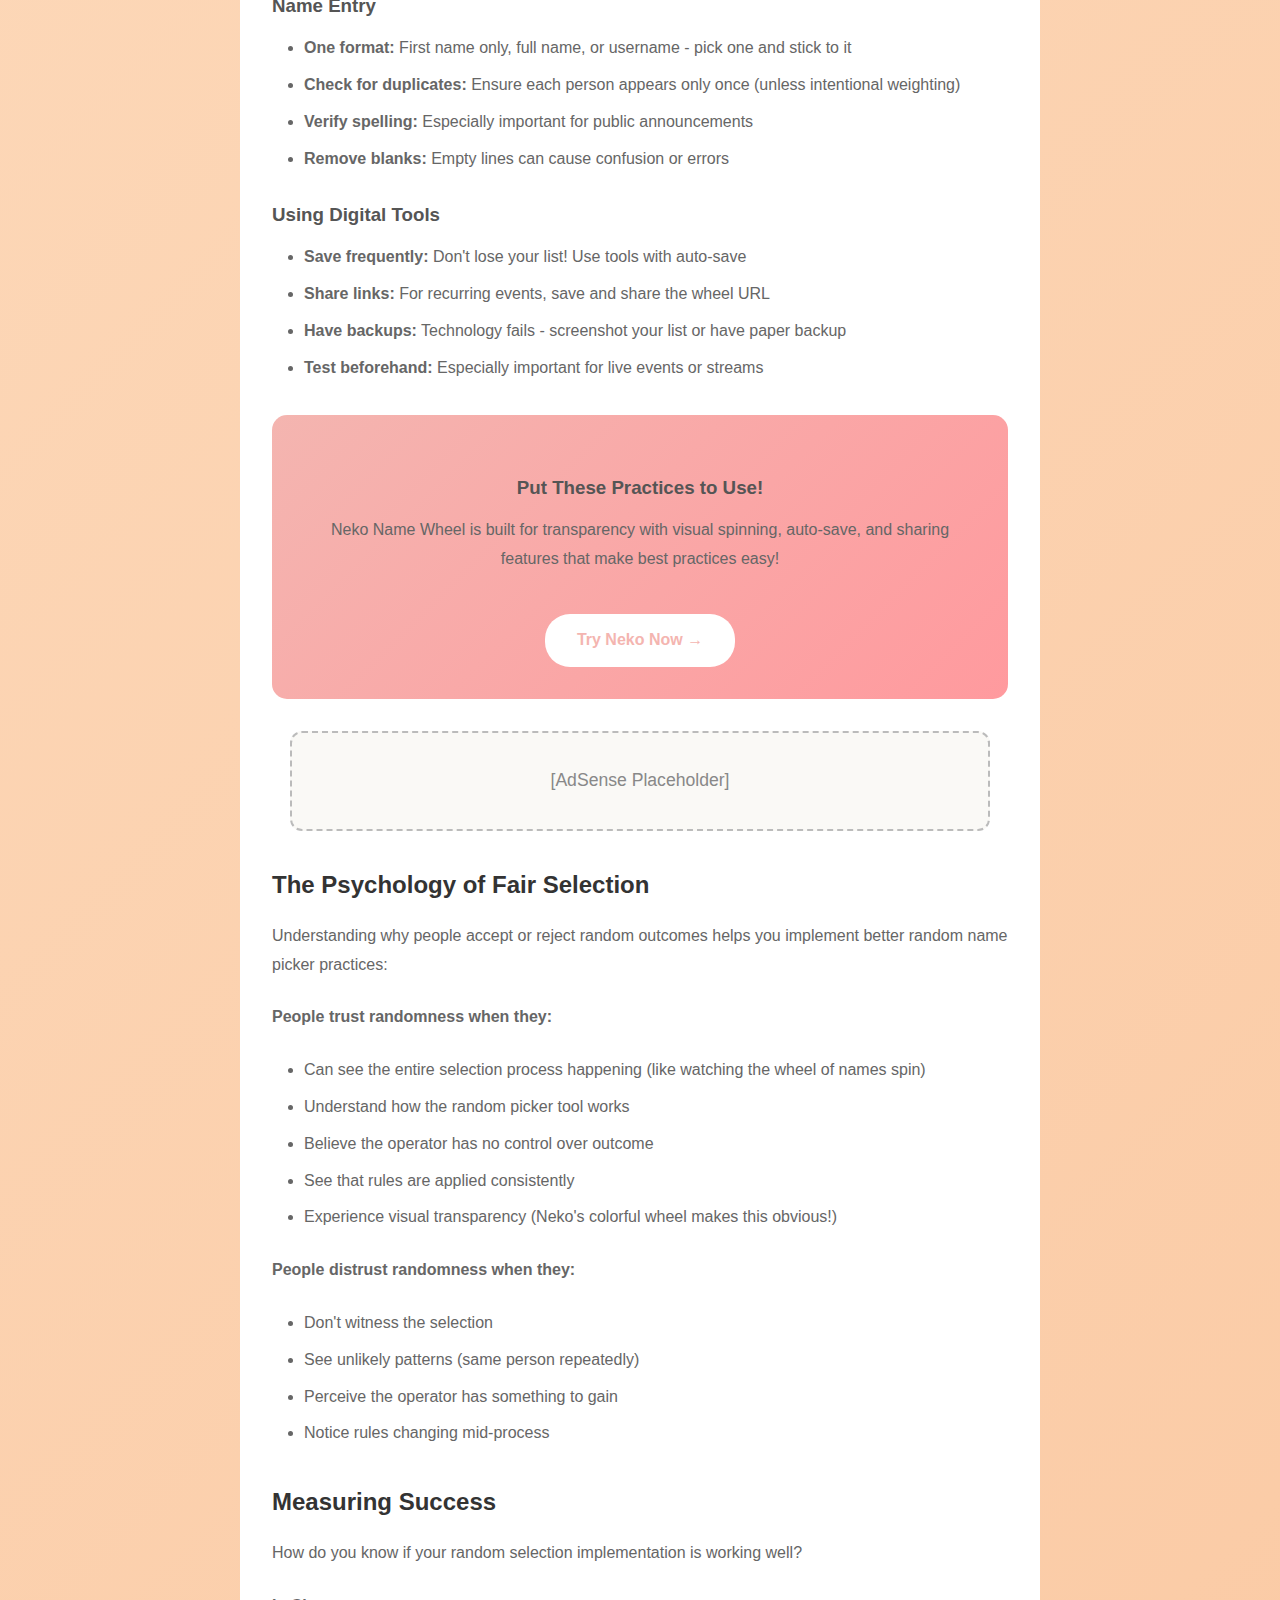
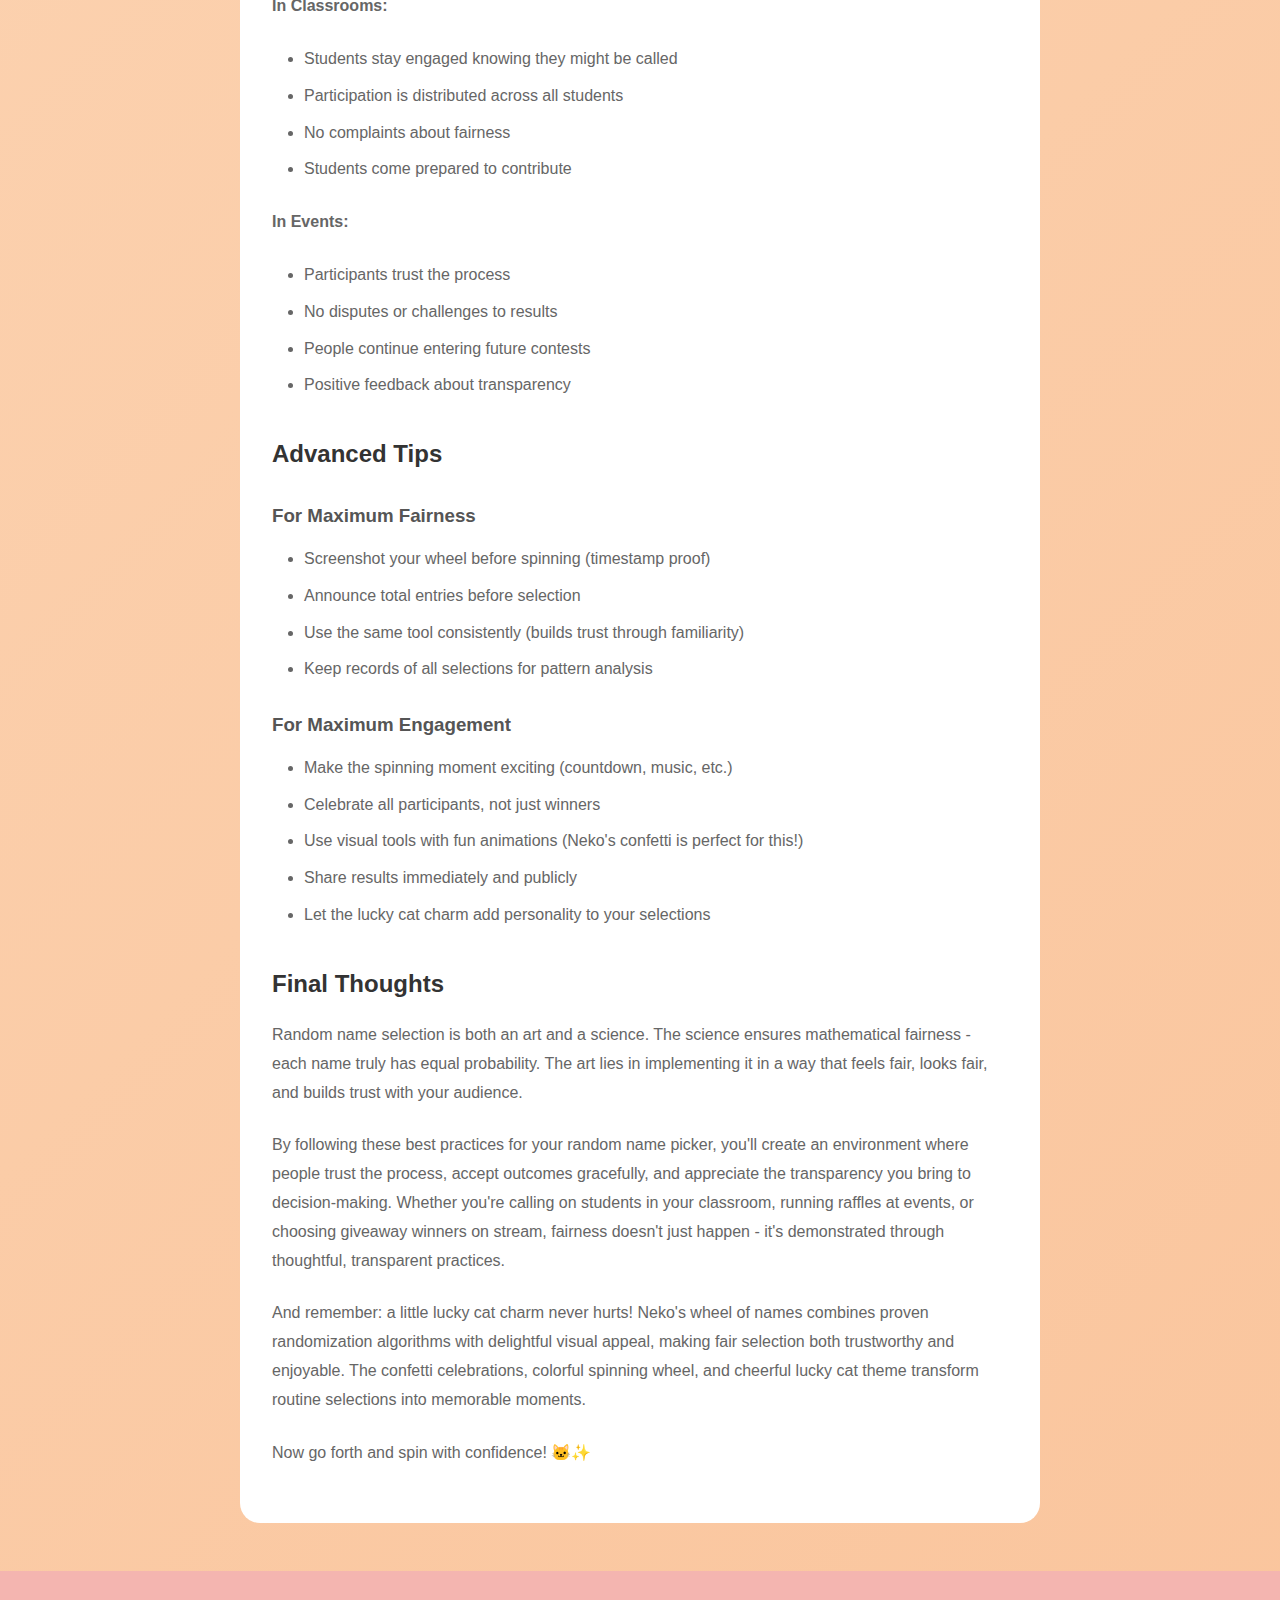
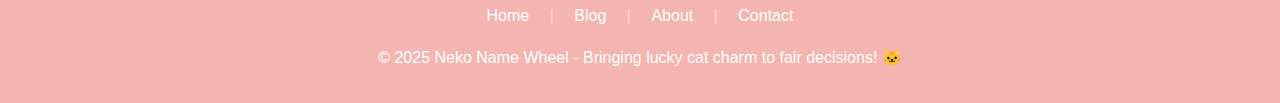
<file: blog/random-picker-best-practices.html>
<!DOCTYPE html>
<html lang="en">
<head>
    <meta charset="UTF-8">
    <meta name="viewport" content="width=device-width, initial-scale=1.0">
    <title>Random Name Picker: Ultimate Guide for Teachers & Organizers | Neko</title>
    <meta name="description" content="Master the art of fair random selection! Expert guide for using name pickers in classrooms, events, and giveaways. Best practices for transparency and engagement.">
    <meta name="keywords" content="random name picker guide, fair selection, classroom management, event planning, random selection best practices">
    <link rel="canonical" href="https://nekonamewheel.com/blog/random-picker-best-practices.html">
    <link rel="stylesheet" href="../styles.css">
    <style>
        .article-container {
            max-width: 800px;
            margin: 2rem auto;
            padding: 2rem;
            background: white;
            border-radius: 20px;
            line-height: 1.8;
        }
        .article-container h1 {
            color: #F4B5B0;
            margin-bottom: 1rem;
        }
        .article-meta {
            color: #999;
            margin-bottom: 2rem;
            padding-bottom: 1rem;
            border-bottom: 2px solid #f0f0f0;
        }
        .article-container h2 {
            color: #333;
            margin-top: 2rem;
            margin-bottom: 1rem;
        }
        .article-container h3 {
            color: #555;
            margin-top: 1.5rem;
            margin-bottom: 0.75rem;
        }
        .article-container p {
            color: #666;
            margin-bottom: 1.5rem;
        }
        .article-container ul, .article-container ol {
            margin-left: 2rem;
            margin-bottom: 1.5rem;
        }
        .article-container li {
            color: #666;
            margin-bottom: 0.5rem;
        }
        .do-dont-grid {
            display: grid;
            grid-template-columns: 1fr 1fr;
            gap: 1.5rem;
            margin: 2rem 0;
        }
        .do-box, .dont-box {
            padding: 1.5rem;
            border-radius: 10px;
        }
        .do-box {
            background: #E8F5E9;
            border: 2px solid #4CAF50;
        }
        .do-box h3 {
            color: #4CAF50;
            margin-top: 0;
        }
        .dont-box {
            background: #FFEBEE;
            border: 2px solid #F44336;
        }
        .dont-box h3 {
            color: #F44336;
            margin-top: 0;
        }
        .tip-box {
            background: #FFF9E6;
            border-left: 4px solid #F4B5B0;
            padding: 1.5rem;
            margin: 2rem 0;
            border-radius: 5px;
        }
        .tip-box strong {
            color: #F4B5B0;
        }
        .cta-box {
            background: linear-gradient(135deg, #F4B5B0 0%, #FF9A9E 100%);
            color: white;
            padding: 2rem;
            border-radius: 15px;
            text-align: center;
            margin: 2rem 0;
        }
        .cta-box a {
            display: inline-block;
            padding: 0.75rem 2rem;
            background: white;
            color: #F4B5B0;
            text-decoration: none;
            border-radius: 25px;
            font-weight: bold;
            margin-top: 1rem;
        }
        .back-link {
            display: inline-block;
            margin-bottom: 2rem;
            color: #F4B5B0;
            text-decoration: none;
            font-weight: bold;
        }
        @media (max-width: 768px) {
            .do-dont-grid {
                grid-template-columns: 1fr;
            }
        }
    </style>
</head>
<body>
    <header class="site-header">
        <div class="header-content">
            <h2 class="site-title">Neko Name Wheel Blog</h2>
        </div>
    </header>

    <article class="article-container">
        <a href="index.html" class="back-link">← Back to Blog</a>
        
        <h1>Random Name Picker: Ultimate Guide for Teachers & Organizers</h1>
        <div class="article-meta">
            💡 Best Practices • Published November 7, 2025 • 7 min read
        </div>


        <p>Random selection is simple in concept - every name has an equal chance. But implementing it effectively in real-world situations requires thought, transparency, and good communication. Whether you're a teacher managing classroom participation or an event organizer running raffles, this guide will help you use random name pickers professionally and fairly.</p>

        <h2>Why Random Selection Matters</h2>
        <p>Before diving into best practices, let's understand why random selection is valuable:</p>
        <ul>
            <li><strong>Eliminates Bias:</strong> Removes conscious and unconscious favoritism from decisions</li>
            <li><strong>Builds Trust:</strong> When people see the process is fair, they accept outcomes more readily</li>
            <li><strong>Saves Time:</strong> No agonizing over who to pick - let randomness decide</li>
            <li><strong>Creates Excitement:</strong> The element of chance adds anticipation and fun</li>
            <li><strong>Ensures Equity:</strong> Everyone truly has an equal opportunity</li>
        </ul>

        <h2>The Golden Rule: Transparency</h2>
        <p>The most important principle for using any random name picker is <strong>transparency</strong>. People need to see and understand the process to trust the outcome. This means:</p>

        <div class="tip-box">
            <strong>Show Your Work:</strong> Never run a random selection "behind the scenes" and just announce results. Always let your audience witness the entire process from start to finish.
        </div>

        <h2>Best Practices by Use Case</h2>

    <!-- AdSense Placeholder 1: After "Show Your Work" tip -->
    <div class="ad-placeholder" style="border: 2px dashed #bbb; border-radius: 12px; margin: 32px auto; max-width: 700px; padding: 18px; text-align: center; color: #888; font-size: 1.1rem; background: #faf9f6;">[AdSense Placeholder]</div>

        <h3>For Teachers & Educators</h3>

        <h4>Setting Expectations</h4>
        <p>Before using a random name picker for the first time in your classroom:</p>
        <ol>
            <li>Explain how the tool works and demonstrate its fairness</li>
            <li>Show students that every name has equal probability</li>
            <li>Establish that being selected is neutral, not a punishment</li>
            <li>Create a positive association with participation</li>
        </ol>

        <h4>Managing Student Anxiety</h4>
        <p>Some students feel anxious about being called on randomly. Strategies to help:</p>
        <ul>
            <li>Start with low-stakes uses (line leader, not test questions)</li>
            <li>Allow "pass" options initially to build comfort</li>
            <li>Celebrate all responses, not just correct ones</li>
            <li>Use think-pair-share before spinning so everyone's prepared</li>
            <li>Make it fun with sound effects and visual flair (like Neko's confetti!)</li>
        </ul>

        <h4>Frequency Matters</h4>
        <p>Use random selection regularly enough that students stay engaged, but not so often it becomes stressful:</p>
        <ul>
            <li><strong>Too Rare:</strong> Students tune out thinking they won't be picked</li>
            <li><strong>Too Frequent:</strong> Creates anxiety and disrupts flow</li>
            <li><strong>Just Right:</strong> 3-5 times per class period keeps everyone alert</li>
        </ul>

        <div class="do-dont-grid">
            <div class="do-box">
                <h3>✅ DO</h3>
                <ul style="margin: 0; padding-left: 1.5rem;">
                    <li>Remove names after selection for one-time-per-day activities</li>
                    <li>Keep names in for participation that can happen multiple times</li>
                    <li>Let students see the wheel spinning</li>
                    <li>Praise effort regardless of correctness</li>
                    <li>Save class lists for quick daily use</li>
                </ul>
            </div>
            <div class="dont-box">
                <h3>❌ DON'T</h3>
                <ul style="margin: 0; padding-left: 1.5rem;">
                    <li>Use it primarily for difficult questions</li>
                    <li>Let the same student "get lucky" too often</li>
                    <li>Spin without making sure they're paying attention</li>
                    <li>Create a culture of fear around being picked</li>
                    <li>Ignore patterns (some students never selected?)</li>
                </ul>
            </div>
        </div>

        <!-- AdSense Placeholder 2: After do/don't grid -->
        <div class="ad-placeholder" style="border: 2px dashed #bbb; border-radius: 12px; margin: 32px auto; max-width: 700px; padding: 18px; text-align: center; color: #888; font-size: 1.1rem; background: #faf9f6;">[AdSense Placeholder]</div>

        <h3>For Event Organizers & Raffle Managers</h3>

        <h4>Pre-Event Planning</h4>
        <p>Before your raffle or contest:</p>
        <ol>
            <li><strong>Announce the Method:</strong> Tell people in advance you'll use a random name picker</li>
            <li><strong>Set Clear Rules:</strong> Entry criteria, timing, prize details, claim procedures</li>
            <li><strong>Document Everything:</strong> Keep records of entries, rules, and selection process</li>
            <li><strong>Test Your Tool:</strong> Make sure the wheel works properly before the big moment</li>
        </ol>

        <h4>During the Selection</h4>
        <ul>
            <li>Display the wheel on a large screen if possible</li>
            <li>Announce how many entries total before spinning</li>
            <li>Let everyone see all the names loaded</li>
            <li>Build anticipation with countdown or commentary</li>
            <li>Keep the winner selection visible throughout</li>
        </ul>

        <h4>After the Winner</h4>
        <ul>
            <li>Announce clearly and celebrate the winner</li>
            <li>Explain prize claim process immediately</li>
            <li>Post results publicly (with winner's permission)</li>
            <li>Keep selection documentation for any disputes</li>
            <li>Follow through on prize delivery promptly</li>
        </ul>

        <div class="tip-box">
            <strong>Legal Note:</strong> For official contests with valuable prizes, check your local laws about random drawings. Some jurisdictions require specific documentation or bonding.
        </div>

        <h3>For Streamers & Content Creators</h3>

        <p>See our dedicated <a href="twitch-giveaway-guide.html">Twitch Giveaway Guide</a> for detailed streamer-specific advice!</p>

        <h2>Common Scenarios & Solutions</h2>

        <h3>Scenario: "The wheel always picks the same people!"</h3>
        <p><strong>Why it happens:</strong> True randomness can create clusters. Flip a coin 10 times and you might get 7 heads!</p>
        <p><strong>Solution:</strong> For one-per-person activities, use the "Remove" button after each selection. For participation, keep a tally to monitor patterns over time. If someone is genuinely selected far more than statistically likely, consider starting fresh lists periodically.</p>

        <h3>Scenario: "Can I weight certain names to be more likely?"</h3>
        <p><strong>Ethical answer:</strong> Only if you're transparent about it! For example, in a raffle where people buy multiple tickets, add their name multiple times proportional to tickets purchased. But always tell people this is how it works.</p>

        <h3>Scenario: "Someone claims the selection wasn't random"</h3>
        <p><strong>Prevention is key:</strong></p>
        <ul>
            <li>Show the entire process visibly</li>
            <li>Use a tool like Neko that visually demonstrates randomness</li>
            <li>Never edit the list between announcement and selection</li>
            <li>Document the process with screenshots or video if stakes are high</li>
        </ul>

        <h3>Scenario: "The winner doesn't respond or can't claim the prize"</h3>
        <p><strong>Set policies in advance:</strong></p>
        <ul>
            <li>Establish a claim deadline (48-72 hours typical)</li>
            <li>State clearly what happens if winner doesn't respond</li>
            <li>Have a backup plan (redraw, next in line, etc.)</li>
            <li>Communicate the deadline when announcing the winner</li>
        </ul>

        <h2>Technical Best Practices</h2>

        <h3>Name Entry</h3>
        <ul>
            <li><strong>One format:</strong> First name only, full name, or username - pick one and stick to it</li>
            <li><strong>Check for duplicates:</strong> Ensure each person appears only once (unless intentional weighting)</li>
            <li><strong>Verify spelling:</strong> Especially important for public announcements</li>
            <li><strong>Remove blanks:</strong> Empty lines can cause confusion or errors</li>
        </ul>

        <h3>Using Digital Tools</h3>
        <ul>
            <li><strong>Save frequently:</strong> Don't lose your list! Use tools with auto-save</li>
            <li><strong>Share links:</strong> For recurring events, save and share the wheel URL</li>
            <li><strong>Have backups:</strong> Technology fails - screenshot your list or have paper backup</li>
            <li><strong>Test beforehand:</strong> Especially important for live events or streams</li>
        </ul>

        <div class="cta-box">
            <h3>Put These Practices to Use!</h3>
            <p>Neko Name Wheel is built for transparency with visual spinning, auto-save, and sharing features that make best practices easy!</p>
            <a href="../index.html">Try Neko Now →</a>
        </div>

        <!-- AdSense Placeholder 3: After CTA box, before "The Psychology of Fair Selection" -->
        <div class="ad-placeholder" style="border: 2px dashed #bbb; border-radius: 12px; margin: 32px auto; max-width: 700px; padding: 18px; text-align: center; color: #888; font-size: 1.1rem; background: #faf9f6;">[AdSense Placeholder]</div>



        <h2>The Psychology of Fair Selection</h2>

        <p>Understanding why people accept or reject random outcomes helps you implement better random name picker practices:</p>

        <p><strong>People trust randomness when they:</strong></p>
        <ul>
            <li>Can see the entire selection process happening (like watching the wheel of names spin)</li>
            <li>Understand how the random picker tool works</li>
            <li>Believe the operator has no control over outcome</li>
            <li>See that rules are applied consistently</li>
            <li>Experience visual transparency (Neko's colorful wheel makes this obvious!)</li>
        </ul>

        <p><strong>People distrust randomness when they:</strong></p>
        <ul>
            <li>Don't witness the selection</li>
            <li>See unlikely patterns (same person repeatedly)</li>
            <li>Perceive the operator has something to gain</li>
            <li>Notice rules changing mid-process</li>
        </ul>

        <h2>Measuring Success</h2>

        <p>How do you know if your random selection implementation is working well?</p>

        <p><strong>In Classrooms:</strong></p>
        <ul>
            <li>Students stay engaged knowing they might be called</li>
            <li>Participation is distributed across all students</li>
            <li>No complaints about fairness</li>
            <li>Students come prepared to contribute</li>
        </ul>

        <p><strong>In Events:</strong></p>
        <ul>
            <li>Participants trust the process</li>
            <li>No disputes or challenges to results</li>
            <li>People continue entering future contests</li>
            <li>Positive feedback about transparency</li>
        </ul>

        <h2>Advanced Tips</h2>

        <h3>For Maximum Fairness</h3>
        <ul>
            <li>Screenshot your wheel before spinning (timestamp proof)</li>
            <li>Announce total entries before selection</li>
            <li>Use the same tool consistently (builds trust through familiarity)</li>
            <li>Keep records of all selections for pattern analysis</li>
        </ul>

        <h3>For Maximum Engagement</h3>
        <ul>
            <li>Make the spinning moment exciting (countdown, music, etc.)</li>
            <li>Celebrate all participants, not just winners</li>
            <li>Use visual tools with fun animations (Neko's confetti is perfect for this!)</li>
            <li>Share results immediately and publicly</li>
            <li>Let the lucky cat charm add personality to your selections</li>
        </ul>

        <h2>Final Thoughts</h2>

        <p>Random name selection is both an art and a science. The science ensures mathematical fairness - each name truly has equal probability. The art lies in implementing it in a way that feels fair, looks fair, and builds trust with your audience.</p>

        <p>By following these best practices for your random name picker, you'll create an environment where people trust the process, accept outcomes gracefully, and appreciate the transparency you bring to decision-making. Whether you're calling on students in your classroom, running raffles at events, or choosing giveaway winners on stream, fairness doesn't just happen - it's demonstrated through thoughtful, transparent practices.</p>

        <p>And remember: a little lucky cat charm never hurts! Neko's wheel of names combines proven randomization algorithms with delightful visual appeal, making fair selection both trustworthy and enjoyable. The confetti celebrations, colorful spinning wheel, and cheerful lucky cat theme transform routine selections into memorable moments.</p>

        <p>Now go forth and spin with confidence! 🐱✨</p>

    </article>

    <footer class="site-footer">
        <nav class="footer-nav">
            <a href="../index.html">Home</a>
            <span class="separator">|</span>
            <a href="index.html">Blog</a>
            <span class="separator">|</span>
            <a href="../about.html">About</a>
            <span class="separator">|</span>
            <a href="../contact.html">Contact</a>
        </nav>
        <p>© 2025 Neko Name Wheel - Bringing lucky cat charm to fair decisions! 🐱</p>
    </footer>
</body>
</html>
</file>
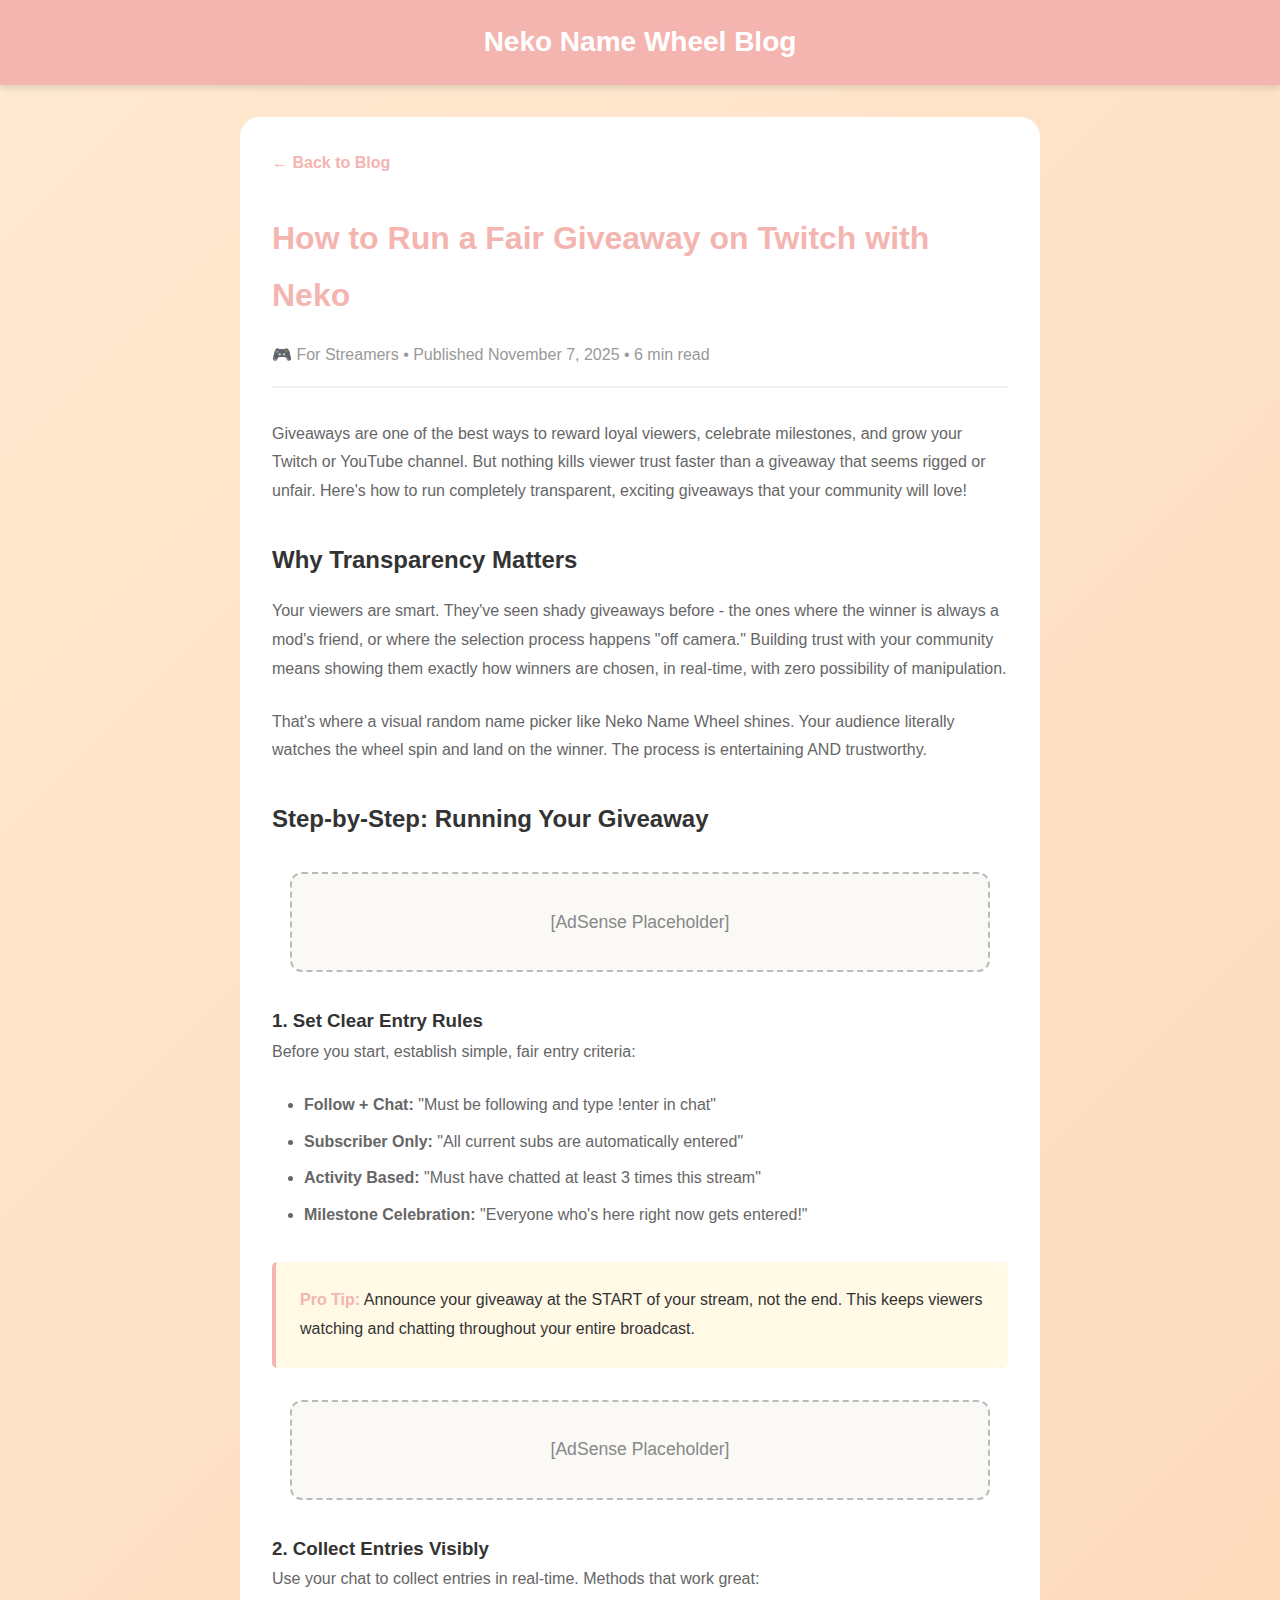
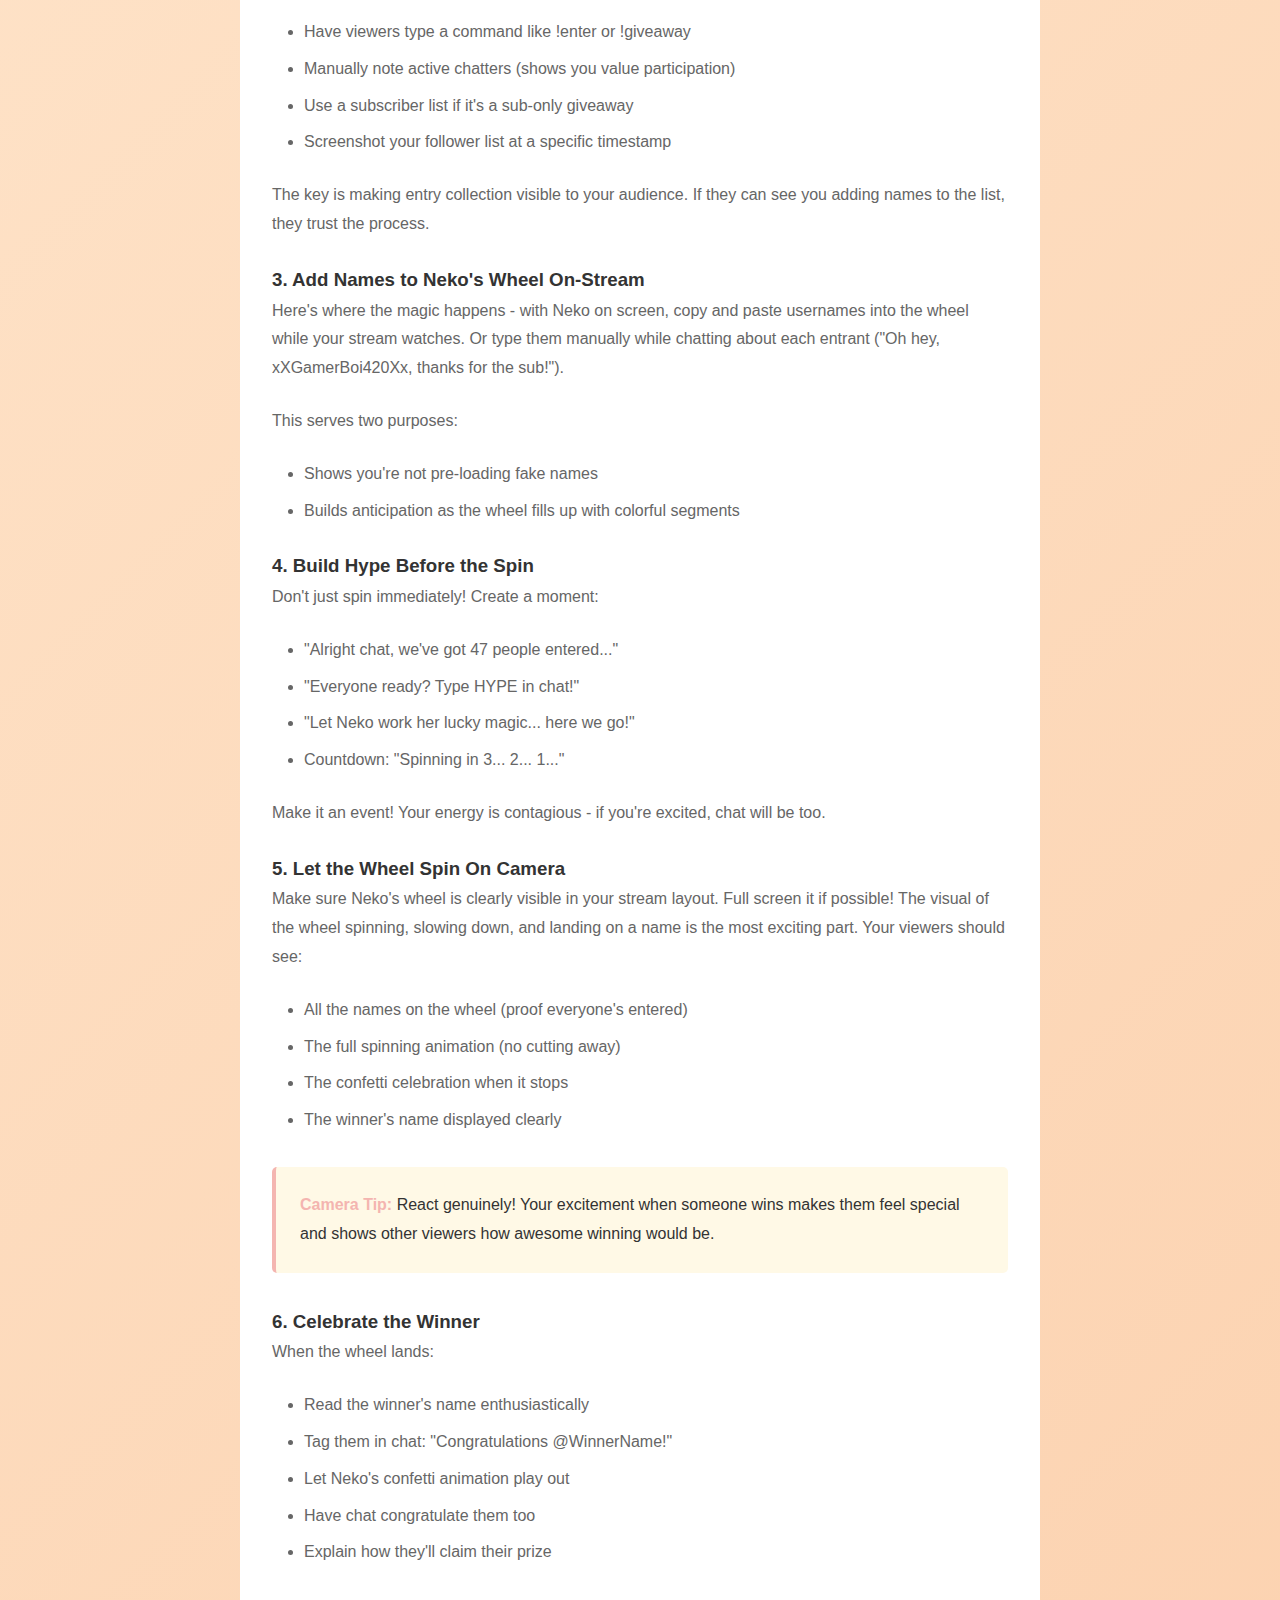
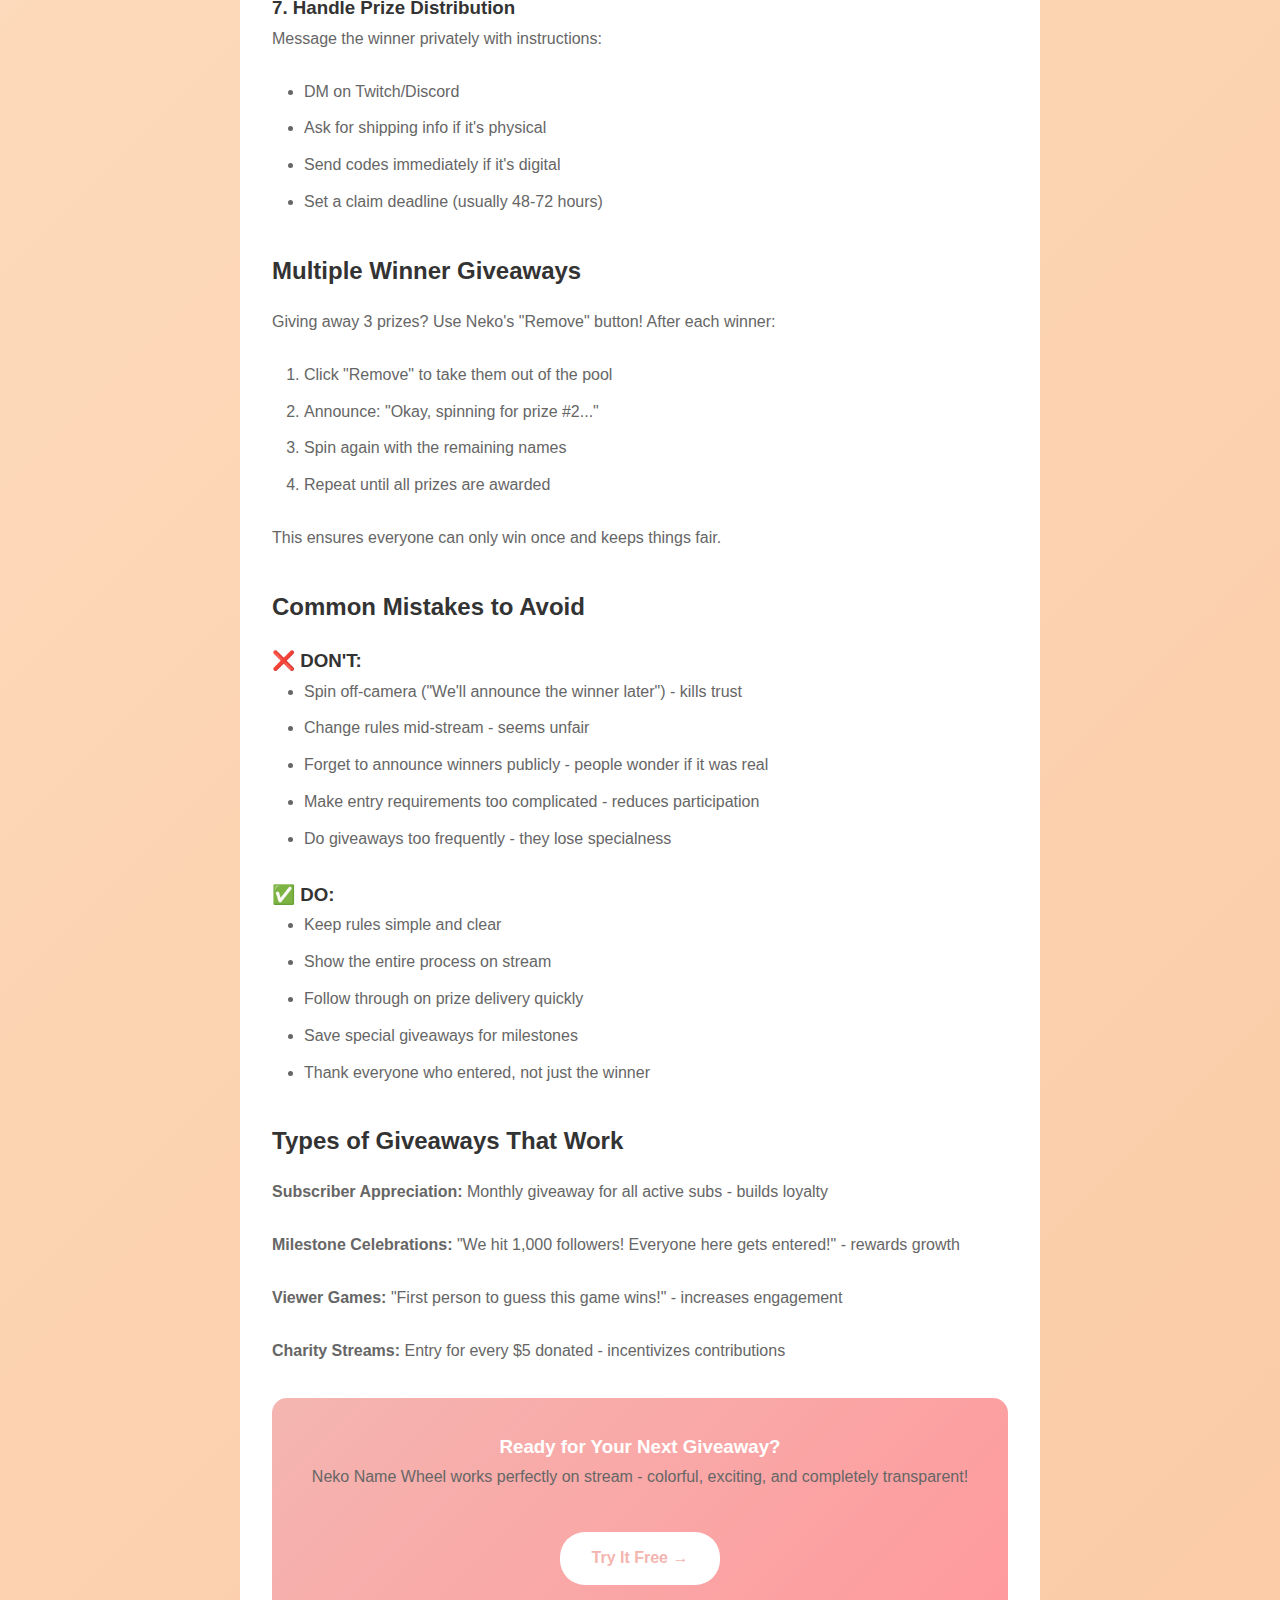
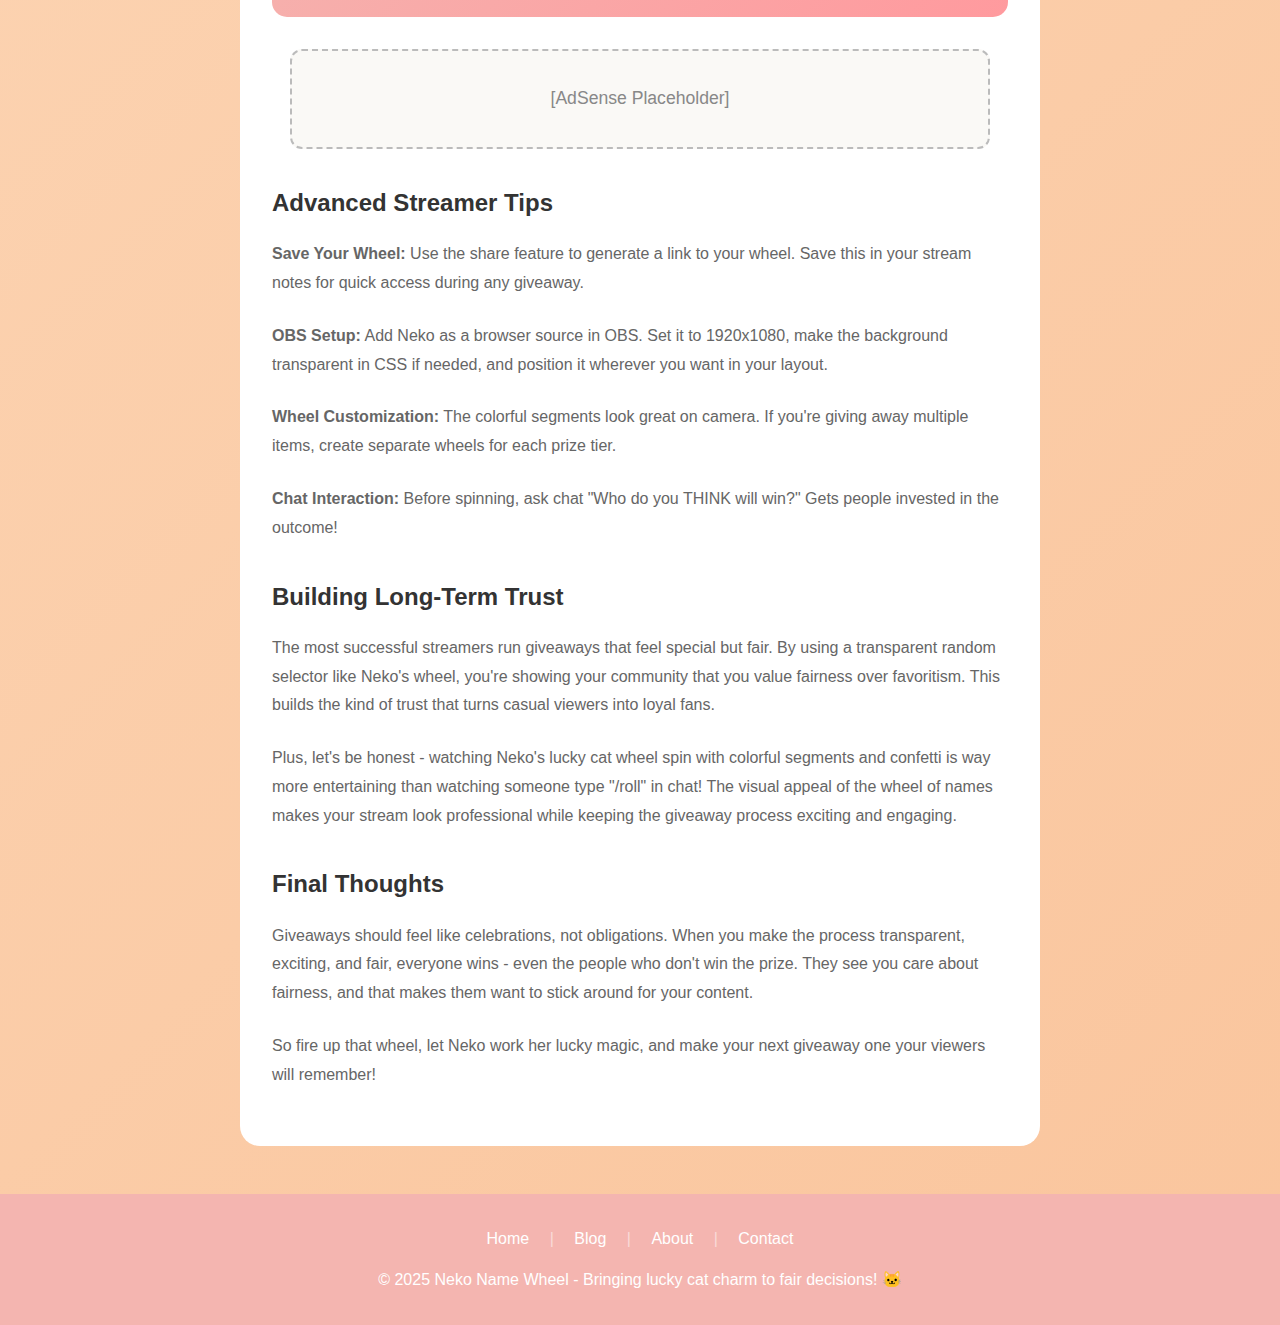
<file: blog/twitch-giveaway-guide.html>
<!DOCTYPE html>
<html lang="en">
<head>
    <meta charset="UTF-8">
    <meta name="viewport" content="width=device-width, initial-scale=1.0">
    <title>How to Run a Fair Giveaway on Twitch with Neko | Streaming Guide</title>
    <meta name="description" content="Learn how to run transparent, exciting giveaways on Twitch and YouTube. Build viewer trust with fair random selection and create memorable moments!">
    <meta name="keywords" content="twitch giveaway, stream giveaway, random winner picker, streaming tools, youtube giveaway, viewer engagement">
    <link rel="canonical" href="https://nekonamewheel.com/blog/twitch-giveaway-guide.html">
    <link rel="stylesheet" href="../styles.css">
    <style>
        .article-container {
            max-width: 800px;
            margin: 2rem auto;
            padding: 2rem;
            background: white;
            border-radius: 20px;
            line-height: 1.8;
        }
        .article-container h1 {
            color: #F4B5B0;
            margin-bottom: 1rem;
        }
        .article-meta {
            color: #999;
            margin-bottom: 2rem;
            padding-bottom: 1rem;
            border-bottom: 2px solid #f0f0f0;
        }
        .article-container h2 {
            color: #333;
            margin-top: 2rem;
            margin-bottom: 1rem;
        }
        .article-container p {
            color: #666;
            margin-bottom: 1.5rem;
        }
        .article-container ul, .article-container ol {
            margin-left: 2rem;
            margin-bottom: 1.5rem;
        }
        .article-container li {
            color: #666;
            margin-bottom: 0.5rem;
        }
        .tip-box {
            background: #FFF9E6;
            border-left: 4px solid #F4B5B0;
            padding: 1.5rem;
            margin: 2rem 0;
            border-radius: 5px;
        }
        .tip-box strong {
            color: #F4B5B0;
        }
        .cta-box {
            background: linear-gradient(135deg, #F4B5B0 0%, #FF9A9E 100%);
            color: white;
            padding: 2rem;
            border-radius: 15px;
            text-align: center;
            margin: 2rem 0;
        }
        .cta-box a {
            display: inline-block;
            padding: 0.75rem 2rem;
            background: white;
            color: #F4B5B0;
            text-decoration: none;
            border-radius: 25px;
            font-weight: bold;
            margin-top: 1rem;
        }
        .back-link {
            display: inline-block;
            margin-bottom: 2rem;
            color: #F4B5B0;
            text-decoration: none;
            font-weight: bold;
        }
    </style>
</head>
<body>
    <header class="site-header">
        <div class="header-content">
            <h2 class="site-title">Neko Name Wheel Blog</h2>
        </div>
    </header>

    <article class="article-container">
        <a href="index.html" class="back-link">← Back to Blog</a>
        
        <h1>How to Run a Fair Giveaway on Twitch with Neko</h1>
        <div class="article-meta">
            🎮 For Streamers • Published November 7, 2025 • 6 min read
        </div>


        <p>Giveaways are one of the best ways to reward loyal viewers, celebrate milestones, and grow your Twitch or YouTube channel. But nothing kills viewer trust faster than a giveaway that seems rigged or unfair. Here's how to run completely transparent, exciting giveaways that your community will love!</p>

        <h2>Why Transparency Matters</h2>
        <p>Your viewers are smart. They've seen shady giveaways before - the ones where the winner is always a mod's friend, or where the selection process happens "off camera." Building trust with your community means showing them exactly how winners are chosen, in real-time, with zero possibility of manipulation.</p>

        <p>That's where a visual random name picker like Neko Name Wheel shines. Your audience literally watches the wheel spin and land on the winner. The process is entertaining AND trustworthy.</p>

        <h2>Step-by-Step: Running Your Giveaway</h2>

    <!-- AdSense Placeholder 1: After "Step-by-Step" heading -->
    <div class="ad-placeholder" style="border: 2px dashed #bbb; border-radius: 12px; margin: 32px auto; max-width: 700px; padding: 18px; text-align: center; color: #888; font-size: 1.1rem; background: #faf9f6;">[AdSense Placeholder]</div>

        <h3>1. Set Clear Entry Rules</h3>
        <p>Before you start, establish simple, fair entry criteria:</p>
        <ul>
            <li><strong>Follow + Chat:</strong> "Must be following and type !enter in chat"</li>
            <li><strong>Subscriber Only:</strong> "All current subs are automatically entered"</li>
            <li><strong>Activity Based:</strong> "Must have chatted at least 3 times this stream"</li>
            <li><strong>Milestone Celebration:</strong> "Everyone who's here right now gets entered!"</li>
        </ul>

        <div class="tip-box">
            <strong>Pro Tip:</strong> Announce your giveaway at the START of your stream, not the end. This keeps viewers watching and chatting throughout your entire broadcast.
        </div>

        <!-- AdSense Placeholder 2: After first tip box -->
        <div class="ad-placeholder" style="border: 2px dashed #bbb; border-radius: 12px; margin: 32px auto; max-width: 700px; padding: 18px; text-align: center; color: #888; font-size: 1.1rem; background: #faf9f6;">[AdSense Placeholder]</div>

        <h3>2. Collect Entries Visibly</h3>
        <p>Use your chat to collect entries in real-time. Methods that work great:</p>
        <ul>
            <li>Have viewers type a command like !enter or !giveaway</li>
            <li>Manually note active chatters (shows you value participation)</li>
            <li>Use a subscriber list if it's a sub-only giveaway</li>
            <li>Screenshot your follower list at a specific timestamp</li>
        </ul>

        <p>The key is making entry collection visible to your audience. If they can see you adding names to the list, they trust the process.</p>

        <h3>3. Add Names to Neko's Wheel On-Stream</h3>
        <p>Here's where the magic happens - with Neko on screen, copy and paste usernames into the wheel while your stream watches. Or type them manually while chatting about each entrant ("Oh hey, xXGamerBoi420Xx, thanks for the sub!").</p>

        <p>This serves two purposes:</p>
        <ul>
            <li>Shows you're not pre-loading fake names</li>
            <li>Builds anticipation as the wheel fills up with colorful segments</li>
        </ul>

        <h3>4. Build Hype Before the Spin</h3>
        <p>Don't just spin immediately! Create a moment:</p>
        <ul>
            <li>"Alright chat, we've got 47 people entered..."</li>
            <li>"Everyone ready? Type HYPE in chat!"</li>
            <li>"Let Neko work her lucky magic... here we go!"</li>
            <li>Countdown: "Spinning in 3... 2... 1..."</li>
        </ul>

        <p>Make it an event! Your energy is contagious - if you're excited, chat will be too.</p>

        <h3>5. Let the Wheel Spin On Camera</h3>
        <p>Make sure Neko's wheel is clearly visible in your stream layout. Full screen it if possible! The visual of the wheel spinning, slowing down, and landing on a name is the most exciting part. Your viewers should see:</p>
        <ul>
            <li>All the names on the wheel (proof everyone's entered)</li>
            <li>The full spinning animation (no cutting away)</li>
            <li>The confetti celebration when it stops</li>
            <li>The winner's name displayed clearly</li>
        </ul>

        <div class="tip-box">
            <strong>Camera Tip:</strong> React genuinely! Your excitement when someone wins makes them feel special and shows other viewers how awesome winning would be.
        </div>

        <h3>6. Celebrate the Winner</h3>
        <p>When the wheel lands:</p>
        <ul>
            <li>Read the winner's name enthusiastically</li>
            <li>Tag them in chat: "Congratulations @WinnerName!"</li>
            <li>Let Neko's confetti animation play out</li>
            <li>Have chat congratulate them too</li>
            <li>Explain how they'll claim their prize</li>
        </ul>

        <h3>7. Handle Prize Distribution</h3>
        <p>Message the winner privately with instructions:</p>
        <ul>
            <li>DM on Twitch/Discord</li>
            <li>Ask for shipping info if it's physical</li>
            <li>Send codes immediately if it's digital</li>
            <li>Set a claim deadline (usually 48-72 hours)</li>
        </ul>

        <h2>Multiple Winner Giveaways</h2>
        <p>Giving away 3 prizes? Use Neko's "Remove" button! After each winner:</p>
        <ol>
            <li>Click "Remove" to take them out of the pool</li>
            <li>Announce: "Okay, spinning for prize #2..."</li>
            <li>Spin again with the remaining names</li>
            <li>Repeat until all prizes are awarded</li>
        </ol>

        <p>This ensures everyone can only win once and keeps things fair.</p>

        <h2>Common Mistakes to Avoid</h2>

        <h3>❌ DON'T:</h3>
        <ul>
            <li>Spin off-camera ("We'll announce the winner later") - kills trust</li>
            <li>Change rules mid-stream - seems unfair</li>
            <li>Forget to announce winners publicly - people wonder if it was real</li>
            <li>Make entry requirements too complicated - reduces participation</li>
            <li>Do giveaways too frequently - they lose specialness</li>
        </ul>

        <h3>✅ DO:</h3>
        <ul>
            <li>Keep rules simple and clear</li>
            <li>Show the entire process on stream</li>
            <li>Follow through on prize delivery quickly</li>
            <li>Save special giveaways for milestones</li>
            <li>Thank everyone who entered, not just the winner</li>
        </ul>

        <h2>Types of Giveaways That Work</h2>

        <p><strong>Subscriber Appreciation:</strong> Monthly giveaway for all active subs - builds loyalty</p>
        
        <p><strong>Milestone Celebrations:</strong> "We hit 1,000 followers! Everyone here gets entered!" - rewards growth</p>
        
        <p><strong>Viewer Games:</strong> "First person to guess this game wins!" - increases engagement</p>
        
        <p><strong>Charity Streams:</strong> Entry for every $5 donated - incentivizes contributions</p>

        <div class="cta-box">
            <h3>Ready for Your Next Giveaway?</h3>
            <p>Neko Name Wheel works perfectly on stream - colorful, exciting, and completely transparent!</p>
            <a href="../index.html">Try It Free →</a>
        </div>

        <!-- AdSense Placeholder 3: After CTA box, before "Advanced Streamer Tips" -->
        <div class="ad-placeholder" style="border: 2px dashed #bbb; border-radius: 12px; margin: 32px auto; max-width: 700px; padding: 18px; text-align: center; color: #888; font-size: 1.1rem; background: #faf9f6;">[AdSense Placeholder]</div>



        <h2>Advanced Streamer Tips</h2>

        <p><strong>Save Your Wheel:</strong> Use the share feature to generate a link to your wheel. Save this in your stream notes for quick access during any giveaway.</p>

        <p><strong>OBS Setup:</strong> Add Neko as a browser source in OBS. Set it to 1920x1080, make the background transparent in CSS if needed, and position it wherever you want in your layout.</p>

        <p><strong>Wheel Customization:</strong> The colorful segments look great on camera. If you're giving away multiple items, create separate wheels for each prize tier.</p>

        <p><strong>Chat Interaction:</strong> Before spinning, ask chat "Who do you THINK will win?" Gets people invested in the outcome!</p>

        <h2>Building Long-Term Trust</h2>

        <p>The most successful streamers run giveaways that feel special but fair. By using a transparent random selector like Neko's wheel, you're showing your community that you value fairness over favoritism. This builds the kind of trust that turns casual viewers into loyal fans.</p>

        <p>Plus, let's be honest - watching Neko's lucky cat wheel spin with colorful segments and confetti is way more entertaining than watching someone type "/roll" in chat! The visual appeal of the wheel of names makes your stream look professional while keeping the giveaway process exciting and engaging.</p>

        <h2>Final Thoughts</h2>

        <p>Giveaways should feel like celebrations, not obligations. When you make the process transparent, exciting, and fair, everyone wins - even the people who don't win the prize. They see you care about fairness, and that makes them want to stick around for your content.</p>

        <p>So fire up that wheel, let Neko work her lucky magic, and make your next giveaway one your viewers will remember!</p>

    </article>

    <footer class="site-footer">
        <nav class="footer-nav">
            <a href="../index.html">Home</a>
            <span class="separator">|</span>
            <a href="index.html">Blog</a>
            <span class="separator">|</span>
            <a href="../about.html">About</a>
            <span class="separator">|</span>
            <a href="../contact.html">Contact</a>
        </nav>
        <p>© 2025 Neko Name Wheel - Bringing lucky cat charm to fair decisions! 🐱</p>
    </footer>
</body>
</html>
</file>
<file: styles.css>
/* CSS Variables & Reset */
:root {
    --color-cream: #FFE9D1;
    --color-pink: #F4B5B0;
    --color-brown: #C09471;
    --color-peach: #FAC59D;
    --color-lavender: #E6D5F5;
    --color-mint: #C8F4E6;
    --color-yellow: #FFF4B8;
    --color-blue: #D4E5F7;
    
    --shadow-sm: 0 2px 4px rgba(0, 0, 0, 0.1);
    --shadow-md: 0 4px 6px rgba(0, 0, 0, 0.1);
    --shadow-lg: 0 10px 25px rgba(0, 0, 0, 0.15);
    
    --radius-sm: 8px;
    --radius-md: 12px;
    --radius-lg: 20px;
    --radius-full: 9999px;
    
    --transition: all 0.3s cubic-bezier(0.4, 0, 0.2, 1);
}

* {
    margin: 0;
    padding: 0;
    box-sizing: border-box;
}

body {
    font-family: -apple-system, BlinkMacSystemFont, 'Segoe UI', 'Roboto', 'Oxygen', 
                 'Ubuntu', 'Cantarell', 'Fira Sans', 'Droid Sans', 'Helvetica Neue', sans-serif;
    -webkit-font-smoothing: antialiased;
    -moz-osx-font-smoothing: grayscale;
    background: linear-gradient(135deg, var(--color-cream) 0%, var(--color-peach) 100%);
    min-height: 100vh;
    color: #333;
    line-height: 1.6;
}

/* Header */
.site-header {
    background: var(--color-pink);
    padding: 1rem 1.5rem;
    box-shadow: var(--shadow-md);
}

.header-content {
    max-width: 1400px;
    margin: 0 auto;
    text-align: center;
}

.site-title {
    font-size: 1.5rem;
    font-weight: 700;
    color: #fff;
    margin: 0;
}

/* Pet Neko Text */
.pet-neko-text {
    font-size: 0.9rem;
    font-weight: 600;
    color: var(--color-brown);
    margin-bottom: 0.5rem;
    text-align: center;
    animation: bounce 2s ease-in-out infinite;
}

@keyframes bounce {
    0%, 100% { transform: translateY(0); }
    50% { transform: translateY(-5px); }
}

/* Main Content */
.main-content {
    max-width: 1400px;
    margin: 0 auto;
    padding: 1rem 1rem;
}

.page-title {
    text-align: center;
    font-size: 1.75rem;
    color: var(--color-brown);
    margin: 2rem 0;
    font-weight: 700;
}

/* Wheel Container */
.wheel-container {
    display: flex;
    flex-direction: column;
    align-items: center;
    gap: 1rem;
    margin-bottom: 2rem;
    background: white;
    padding: 1.5rem 1rem;
    border-radius: var(--radius-lg);
    box-shadow: var(--shadow-lg);
}

/* Neko Cat */
.neko-cat-container {
    text-align: center;
    order: -1;
}

.neko-cat {
    width: 180px;
    height: auto;
    display: block;
    margin: 0 auto;
    cursor: pointer;
    transition: transform 0.3s ease;
}

.neko-cat:hover {
    transform: scale(1.05);
}

.neko-cat:active {
    transform: scale(0.95);
}

.neko-cat.waving {
    animation: wave 0.5s ease-in-out infinite;
}

@keyframes wave {
    0%, 100% { transform: rotate(0deg); }
    25% { transform: rotate(-10deg); }
    75% { transform: rotate(10deg); }
}

.cat-label {
    margin-top: 0.5rem;
    font-size: 0.85rem;
    color: var(--color-brown);
    font-weight: 600;
    display: none; /* Hidden on mobile to save space */
}

/* Wheel */
.wheel-wrapper {
    position: relative;
    display: flex;
    flex-direction: column;
    align-items: center;
    gap: 1.5rem;
    transform: scale(1.15) translateX(20px);
    transform-origin: center;
}

.wheel-pointer {
    position: absolute;
    top: -65px; /* Position pointer above wheel */
    left: 50%;
    transform: translateX(-50%);
    font-size: 6rem; /* 3x bigger */
    background: linear-gradient(135deg, var(--color-pink) 0%, var(--color-peach) 100%);
    -webkit-background-clip: text;
    -webkit-text-fill-color: transparent;
    background-clip: text;
    filter: drop-shadow(0 4px 8px rgba(0, 0, 0, 0.25));
    line-height: 1;
    z-index: 2;
}

#wheelCanvas {
    max-width: 100%;
    height: auto;
    cursor: pointer;
    transition: transform 0.3s ease;
    border-radius: 50%;
    box-shadow: var(--shadow-lg);
}

#wheelCanvas:hover {
    transform: scale(1.02);
}

#wheelCanvas.spinning {
    cursor: not-allowed;
}

.spin-button {
    background: linear-gradient(135deg, var(--color-pink) 0%, var(--color-peach) 100%);
    color: white;
    border: none;
    padding: 1rem 3rem;
    font-size: 1.25rem;
    font-weight: 700;
    border-radius: var(--radius-full);
    cursor: pointer;
    box-shadow: var(--shadow-md);
    transition: var(--transition);
    min-width: 200px;
    min-height: 56px;
    text-transform: uppercase;
    letter-spacing: 0.5px;
}

.spin-button:hover {
    transform: translateY(-2px);
    box-shadow: var(--shadow-lg);
}

.spin-button:active {
    transform: translateY(0);
}

.spin-button:disabled {
    opacity: 0.6;
    cursor: not-allowed;
    transform: none;
}

/* Input Container */
.input-container {
    display: flex;
    flex-direction: column;
    gap: 0.75rem;
    width: 100%;
    max-width: 400px;
    margin: 0 auto;
    padding: 0 1rem;
}

.input-label {
    font-weight: 600;
    color: var(--color-brown);
    font-size: 1rem;
    text-align: center;
}

.name-textarea {
    width: 100%;
    max-width: 400px;
    height: 500px;
    padding: 1rem;
    border: 2px solid var(--color-peach);
    border-radius: var(--radius-md);
    font-size: 1rem;
    font-family: inherit;
    resize: vertical;
    transition: var(--transition);
    background: #fafafa;
}

.name-textarea:focus {
    outline: none;
    border-color: var(--color-pink);
    background: white;
    box-shadow: 0 0 0 3px rgba(244, 181, 176, 0.1);
}

.name-textarea::placeholder {
    color: #C09471;
    opacity: 0.6;
    font-style: italic;
    line-height: 1.5;
}

.input-footer {
    display: flex;
    justify-content: space-between;
    align-items: center;
    gap: 1rem;
    flex-wrap: wrap;
}

.name-count {
    font-size: 0.9rem;
    color: #666;
    font-weight: 500;
}

.button-group {
    display: flex;
    gap: 0.5rem;
    flex-wrap: nowrap;
    justify-content: center;
    align-items: center;
}

.secondary-button {
    background: white;
    color: var(--color-brown);
    border: 2px solid var(--color-peach);
    padding: 0.5rem 1.1rem 0.5rem 0.7rem;
    font-size: 0.9rem;
    font-weight: 600;
    border-radius: var(--radius-md);
    cursor: pointer;
    transition: var(--transition);
    min-height: 44px;
    min-width: 110px;
    flex: 1 1 0;
    white-space: nowrap;
    overflow: hidden;
    text-overflow: ellipsis;
    justify-content: flex-start;
    text-align: left;
}

.secondary-button:hover {
    background: var(--color-cream);
    border-color: var(--color-pink);
}

.secondary-button:active {
    transform: scale(0.98);
}

.clear-button {
    background: white;
    color: #e74c3c;
    border: 2px solid #e74c3c;
}

.clear-button:hover {
    background: #fee;
    border-color: #c0392b;
}

/* Share Dropdown Styles */
.share-container {
    position: relative;
    display: inline-block;
}

.share-main-button {
    position: relative;
}

.share-dropdown {
    position: absolute;
    top: 100%;
    left: 0;
    min-width: 140px;
    background: white;
    border: 2px solid var(--color-pink);
    border-radius: 12px;
    box-shadow: 0 4px 12px rgba(0,0,0,0.15);
    z-index: 1000;
    opacity: 0;
    visibility: hidden;
    transform: translateY(-10px);
    transition: all 0.2s ease;
    overflow: hidden;
    margin-top: 5px;
}

.share-container.active .share-dropdown {
    opacity: 1;
    visibility: visible;
    transform: translateY(0);
}

.share-option {
    display: block;
    width: 100%;
    padding: 0.75rem 1rem;
    border: none;
    background: white;
    color: var(--color-brown);
    text-align: left;
    font-family: inherit;
    font-size: 0.9rem;
    cursor: pointer;
    transition: background-color 0.2s ease;
    border-bottom: 1px solid #f5f5f5;
    display: flex;
    align-items: center;
    gap: 0.5rem;
}

.share-option svg {
    flex-shrink: 0;
    vertical-align: middle;
}

.share-option:last-child {
    border-bottom: none;
}

.share-option:hover {
    background: var(--color-cream);
    color: var(--color-pink);
}

.share-option:active {
    background: #f0f0f0;
}

.share-option:focus {
    outline: 2px solid var(--color-pink);
    outline-offset: -2px;
}

/* Close dropdown when clicking outside */
.share-dropdown-overlay {
    position: fixed;
    top: 0;
    left: 0;
    width: 100%;
    height: 100%;
    z-index: 999;
    background: transparent;
}

/* Content Sections */
.section-title {
    font-size: 1.75rem;
    color: var(--color-brown);
    margin-bottom: 1.5rem;
    font-weight: 700;
}

.how-to-section,
.content-section,
.faq-section {
    background: white;
    padding: 2rem;
    border-radius: var(--radius-lg);
    box-shadow: var(--shadow-md);
    margin-bottom: 2rem;
}

.instruction-list {
    list-style: none;
    counter-reset: instruction-counter;
    padding-left: 0;
}

.instruction-list li {
    counter-increment: instruction-counter;
    position: relative;
    padding-left: 3rem;
    margin-bottom: 1.5rem;
    line-height: 1.8;
}

.instruction-list li::before {
    content: counter(instruction-counter);
    position: absolute;
    left: 0;
    top: 0;
    background: linear-gradient(135deg, var(--color-pink) 0%, var(--color-peach) 100%);
    color: white;
    width: 2rem;
    height: 2rem;
    border-radius: 50%;
    display: flex;
    align-items: center;
    justify-content: center;
    font-weight: 700;
    font-size: 1.1rem;
}

.content-section p {
    margin-bottom: 1rem;
    line-height: 1.8;
}

.content-section p:last-child {
    margin-bottom: 0;
}

/* FAQ Section */
.faq-item {
    margin-bottom: 1.5rem;
    padding-bottom: 1.5rem;
    border-bottom: 1px solid #eee;
}

.faq-item:last-child {
    border-bottom: none;
    margin-bottom: 0;
    padding-bottom: 0;
}

.faq-question {
    font-size: 1.1rem;
    color: var(--color-brown);
    margin-bottom: 0.75rem;
    font-weight: 600;
}

.faq-answer p {
    line-height: 1.8;
    color: #555;
}

/* AdSense Placeholders */
.ad-container {
    margin: 2rem auto;
    text-align: center;
}

.ad-placeholder {
    background: #f5f5f5;
    border: 2px dashed #ddd;
    border-radius: var(--radius-md);
    padding: 2rem;
    min-height: 100px;
    display: flex;
    align-items: center;
    justify-content: center;
}

.ad-label {
    color: #999;
    font-size: 0.85rem;
    text-transform: uppercase;
    letter-spacing: 1px;
}

.desktop-ad {
    display: none;
}

.mobile-ad {
    display: block;
}

@media (min-width: 768px) {
    .desktop-ad {
        display: block;
    }
    .mobile-ad {
        display: none;
    }
}

/* Footer */
.site-footer {
    background: var(--color-pink);
    color: white;
    padding: 2rem 1.5rem;
    text-align: center;
    margin-top: 3rem;
}

.footer-nav {
    margin-bottom: 1rem;
}

.footer-nav a {
    color: white;
    text-decoration: none;
    font-weight: 500;
    transition: var(--transition);
    padding: 0.5rem;
}

.footer-nav a:hover {
    color: var(--color-cream);
}

.separator {
    margin: 0 0.5rem;
    opacity: 0.5;
}

.copyright {
    font-size: 0.9rem;
    opacity: 0.9;
}

/* Modal */
.modal {
    display: none;
    position: fixed;
    z-index: 1000;
    left: 0;
    top: 0;
    width: 100%;
    height: 100%;
    background: rgba(0, 0, 0, 0.5);
    backdrop-filter: blur(4px);
    animation: fadeIn 0.3s ease;
}

@keyframes fadeIn {
    from { opacity: 0; }
    to { opacity: 1; }
}

.modal.show {
    display: flex;
    align-items: center;
    justify-content: center;
}

.modal-content {
    background: white;
    padding: 3rem 2rem;
    border-radius: var(--radius-lg);
    box-shadow: var(--shadow-lg);
    text-align: center;
    max-width: 90%;
    width: 400px;
    position: relative;
    animation: slideUp 0.3s ease;
}

@keyframes slideUp {
    from {
        transform: translateY(50px);
        opacity: 0;
    }
    to {
        transform: translateY(0);
        opacity: 1;
    }
}

.confetti {
    position: absolute;
    top: 0;
    left: 0;
    width: 100%;
    height: 100%;
    overflow: hidden;
    pointer-events: none;
    z-index: 0;
}

#confettiCanvas {
    position: fixed;
    width: 100vw;
    height: 100vh;
    top: 0;
    left: 0;
    z-index: 9999;
    pointer-events: none;
    -moz-user-select: none;
    -webkit-user-select: none;
    -ms-user-select: none;
    user-select: none;
}

.modal-title {
    font-size: 2rem;
    color: var(--color-brown);
    margin-bottom: 1rem;
}

.winner-text {
    font-size: 1.75rem;
    color: var(--color-pink);
    font-weight: 700;
    margin-bottom: 2rem;
    word-break: break-word;
}

.modal-button {
    background: linear-gradient(135deg, var(--color-pink) 0%, var(--color-peach) 100%);
    color: white;
    border: none;
    padding: 0.75rem 2.5rem;
    font-size: 1.1rem;
    font-weight: 700;
    border-radius: var(--radius-full);
    cursor: pointer;
    transition: var(--transition);
    min-height: 48px;
}

.modal-button:hover {
    transform: translateY(-2px);
    box-shadow: var(--shadow-md);
}

.modal-buttons {
    display: flex;
    gap: 1rem;
    justify-content: center;
}

.modal-button-remove {
    background: linear-gradient(135deg, #e74c3c 0%, #c0392b 100%);
}

.modal-button-remove:hover {
    background: linear-gradient(135deg, #c0392b 0%, #a93226 100%);
}

/* Toast Notification */
.toast {
    position: fixed;
    bottom: -100px;
    left: 50%;
    transform: translateX(-50%);
    background: var(--color-brown);
    color: white;
    padding: 1rem 2rem;
    border-radius: var(--radius-full);
    box-shadow: var(--shadow-lg);
    font-weight: 600;
    z-index: 2000;
    transition: bottom 0.3s ease;
}

.toast.show {
    bottom: 2rem;
}

/* Responsive Design */

/* Mobile-first: Default styles above are for mobile */

/* Tablet and Desktop (768px and up) */
@media (min-width: 768px) {
    .site-header {
        padding: 1.25rem 1.5rem;
    }
    
    .site-title {
        font-size: 1.75rem;
    }
    
    .main-content {
        padding: 2rem 1.5rem;
    }
    
    .page-title {
        font-size: 2rem;
    }
    
    .wheel-container {
        display: grid;
        grid-template-columns: auto 1fr auto;
        gap: 2rem;
        align-items: start;
        padding: 2rem;
        position: relative;
    }
    
    .neko-cat-container {
        order: 0;
        position: absolute;
        left: 30px;
        top: 120px;
    }
    
    .neko-cat {
        width: 216px;
    }
    
    .cat-label {
        display: block; /* Show on desktop */
    }
    
    .pet-neko-text {
        font-size: 1rem;
    }
    
    .wheel-wrapper {
        order: 0;
        grid-column: 2;
    }
    
    .input-container {
        order: 0;
        grid-column: 3;
        padding: 0;
    }
    
    .name-textarea {
        width: 280px;
        max-width: none;
    }
}

/* Small mobile adjustments */
@media (max-width: 375px) {
    .site-header {
        padding: 0.75rem 1rem;
    }
    
    .site-title {
        font-size: 1.25rem;
    }
    
    .main-content {
        padding: 0.75rem 0.75rem;
    }
    
    .wheel-container {
        padding: 1rem 0.75rem;
    }
    
    .neko-cat {
        width: 110px;
    }
    
    .pet-neko-text {
        font-size: 0.85rem;
    }
    
    .how-to-section,
    .content-section,
    .faq-section {
        padding: 1.5rem;
    }
    
    .header-content {
        flex-direction: column;
        text-align: center;
    }
    
    .input-footer {
        flex-direction: column;
        align-items: stretch;
    }
    
    .button-group {
        flex-direction: row;
        flex-wrap: nowrap;
        gap: 0.3rem;
    }
    
    .secondary-button {
        flex: 1 1 0;
        min-width: 0;
        font-size: 0.75rem;
        padding: 0.5rem 0.3rem;
        white-space: nowrap;
        overflow: hidden;
        text-overflow: ellipsis;
    }
    
    /* Mobile share dropdown adjustments */
    .share-container {
        flex: 1 1 auto;
    }
    
    .share-dropdown {
        left: 0;
        right: 0;
        min-width: 100%;
        margin-top: 5px;
    }
    
    .share-option {
        padding: 1rem;
        font-size: 1rem;
        text-align: center;
        justify-content: center;
    }
}

/* Mobile-specific layout fixes (all mobile devices up to tablet) */
@media (max-width: 767px) {
    /* Position Neko in top-left */
    .neko-cat-container {
        display: flex;
        flex-direction: column;
        align-items: flex-start;
        padding-left: 30px;
        padding-top: 20px;
        margin-bottom: 30px;
        width: 100%;
    }
    
    /* Adjust Neko size on mobile (180px from base style) */
    .neko-cat {
        width: 180px;
        margin: 0;
    }
    
    .pet-neko-text {
        text-align: left;
        margin-left: 0;
    }
    
    /* Center the wheel properly on mobile */
    .wheel-wrapper {
        transform: scale(1) translateX(0) !important;
        margin: 0 auto;
        width: 100%;
        max-width: 100%;
    }
    
    /* Ensure wheel container is centered */
    .wheel-container {
        justify-content: center;
        align-items: center;
        gap: 0.5rem;
        padding: 1rem 0.5rem;
    }
    
    /* Make wheel large and fill mobile screen */
    #wheelCanvas {
        width: 85vw !important;
        max-width: 350px !important;
        height: auto !important;
    }
    
    /* Adjust spin button for mobile */
    .spin-button {
        width: 85vw;
        max-width: 350px;
        padding: 0.875rem 2rem;
        font-size: 1.1rem;
    }
    
    /* Center input container on mobile */
    .input-container {
        padding: 0 1rem;
    }
}

/* Accessibility */
@media (prefers-reduced-motion: reduce) {
    *,
    *::before,
    *::after {
        animation-duration: 0.01ms !important;
        animation-iteration-count: 1 !important;
        transition-duration: 0.01ms !important;
    }
}

:focus {
    outline: 2px solid var(--color-pink);
    outline-offset: 2px;
}

button:focus,
a:focus,
textarea:focus {
    outline: 2px solid var(--color-pink);
    outline-offset: 2px;
}

/* Print Styles */
@media print {
    .site-header,
    .site-footer,
    .ad-container,
    .spin-button,
    .secondary-button,
    .modal {
        display: none;
    }
}
</file>
